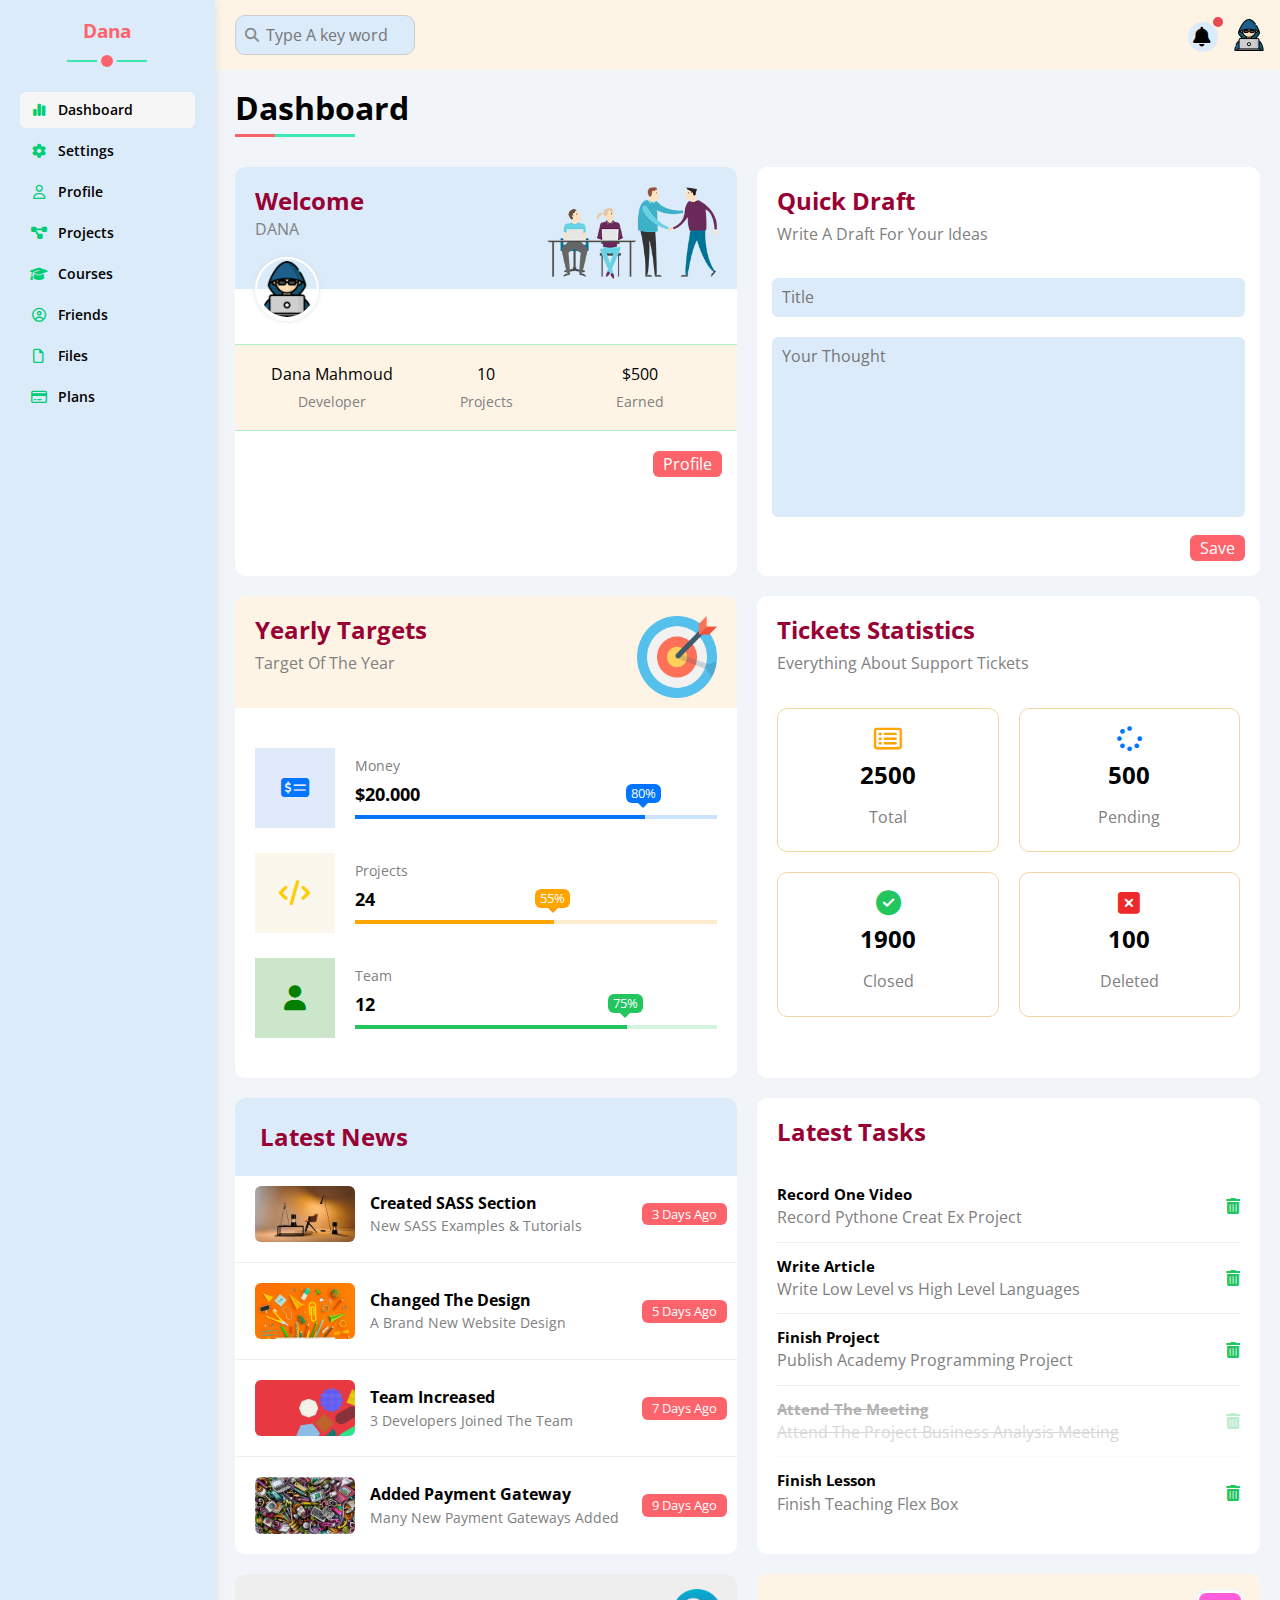
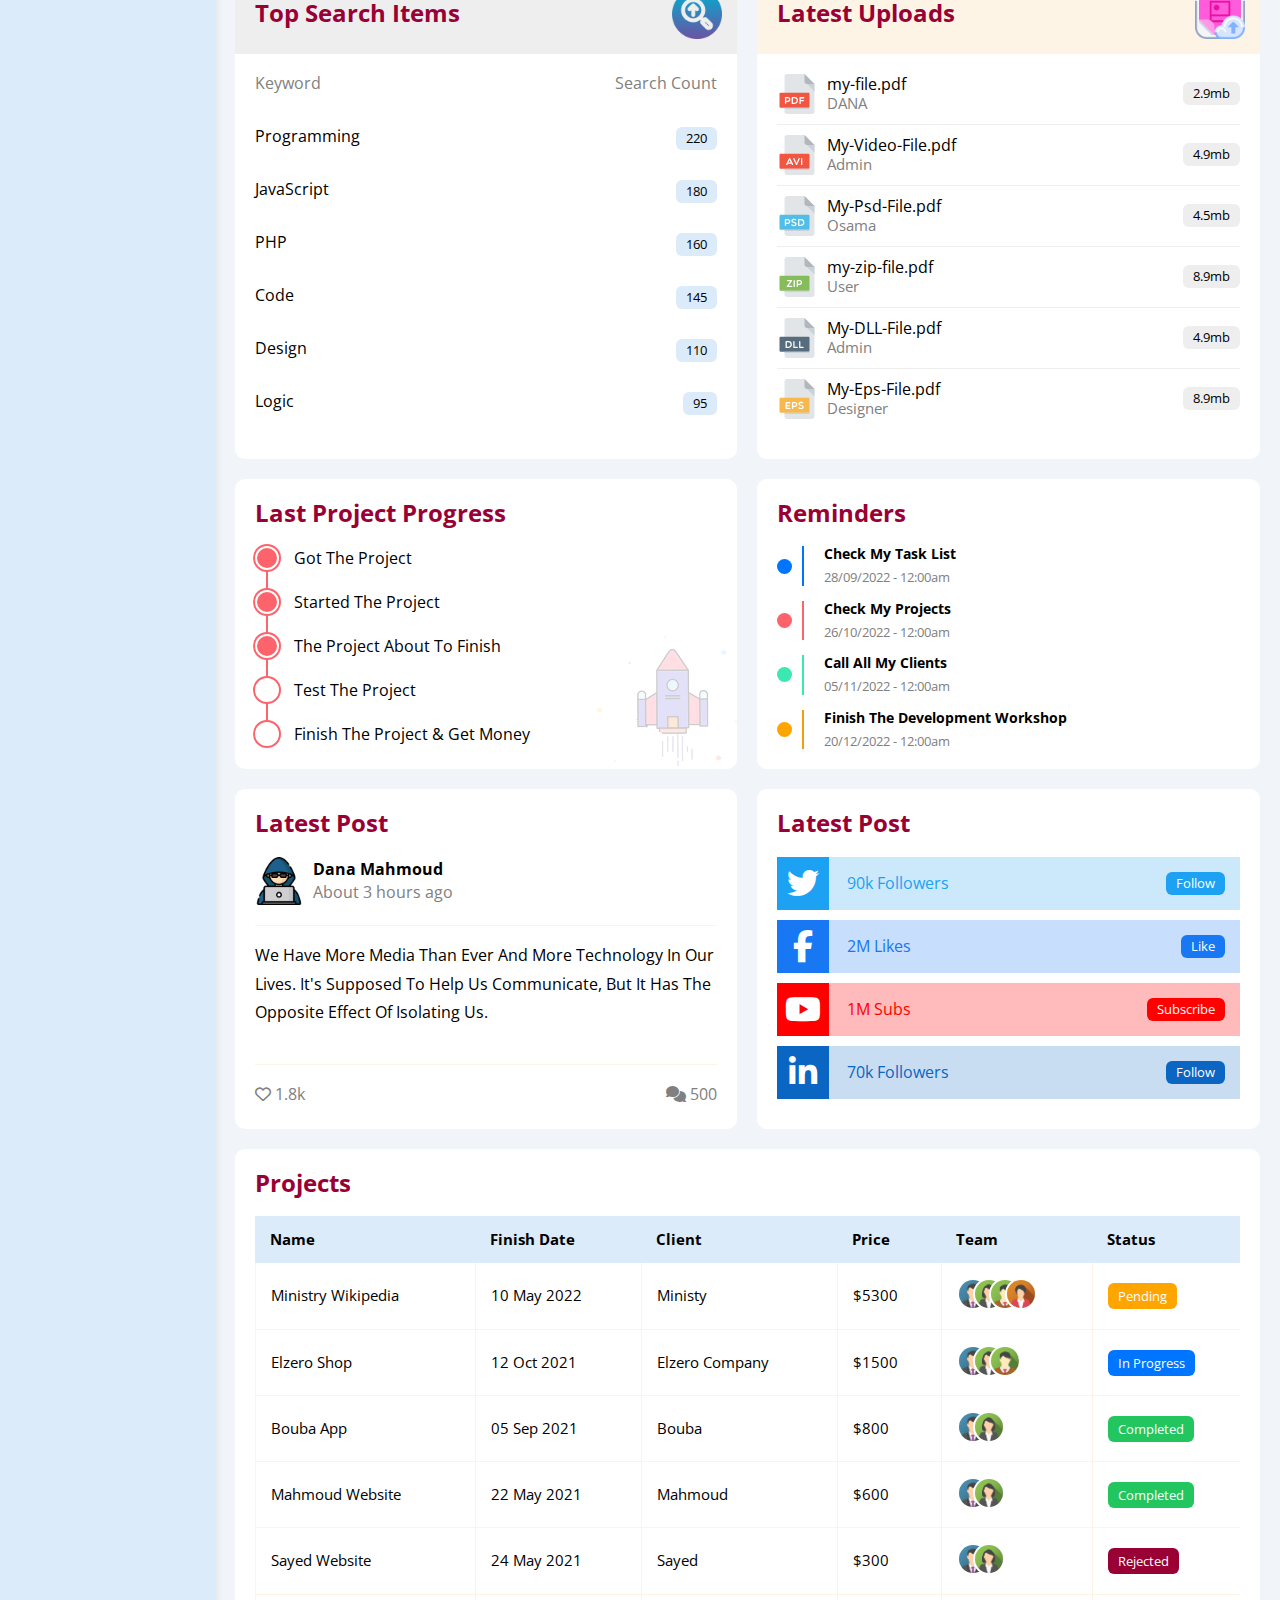
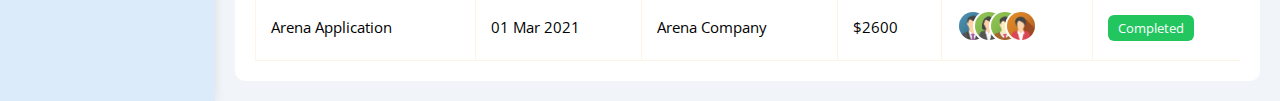
<file: index.html>
<!DOCTYPE html>
<html lang="en">

<head>
    <meta charset="UTF-8">
    <meta http-equiv="X-UA-Compatible" content="IE=edge">
    <meta name="viewport" content="width=device-width, initial-scale=1.0">
    <link rel="stylesheet" href="css/all.min.css">
    <link rel="stylesheet" href="css/normalize.css">
    <link rel="stylesheet" href="css/framework.css">
    <link rel="stylesheet" href="css/master.css">
    <title>Dashboard | Template Four</title>
    <link rel="preconnect" href="https://fonts.googleapis.com">
    <link rel="preconnect" href="https://fonts.gstatic.com" crossorigin>
    <link href="https://fonts.googleapis.com/css2?family=Open+Sans:ital,wght@0,300..800;1,300..800&display=swap"
        rel="stylesheet">
    <link rel="icon" type="image/png" href="images/dashboard.png">
</head>

<body>
    <div class="page d-flex">
        <div class="sidebar bg-white2 p-20 p-relative">
            <h3 class="p-relative txt-c mt-0">Dana</h3>
            <ul>
                <li>
                    <a class="active d-flex align-center fs-14 c-black rad-6 p-10" href="index.html">
                        <!-- fa-fw: fixed width -->
                        <i class="fa-solid fa-chart-simple fa-fw"></i>
                        <span>Dashboard</span>
                    </a>
                </li>
                <li>
                    <a class="d-flex align-center fs-14 c-black rad-6 p-10" href="settings.html">
                        <i class="fa-solid fa-gear fa-fw"></i>
                        <span>Settings</span>
                    </a>
                </li>
                <li>
                    <a class="d-flex align-center fs-14 c-black rad-6 p-10" href="profile.html">
                        <i class="fa-regular fa-user fa-fw"></i>
                        <span>Profile</span>
                    </a>
                </li>
                <li>
                    <a class="d-flex align-center fs-14 c-black rad-6 p-10" href="projects.html">
                        <i class="fa-solid fa-diagram-project fa-fw"></i>
                        <span>Projects</span>
                    </a>
                </li>
                <li>
                    <a class="d-flex align-center fs-14 c-black rad-6 p-10" href="courses.html">
                        <i class="fa-solid fa-graduation-cap fa-fw"></i>
                        <span>Courses</span>
                    </a>
                </li>
                <li>
                    <a class="d-flex align-center fs-14 c-black rad-6 p-10" href="friends.html">
                        <i class="fa-regular fa-circle-user fa-fw"></i>
                        <span>Friends</span>
                    </a>
                </li>
                <li>
                    <a class="d-flex align-center fs-14 c-black rad-6 p-10" href="files.html">
                        <i class="fa-regular fa-file fa-fw"></i>
                        <span>Files</span>
                    </a>
                </li>
                <li>
                    <a class="d-flex align-center fs-14 c-black rad-6 p-10" href="plans.html">
                        <i class="fa-regular fa-credit-card fa-fw"></i>
                        <span>Plans</span>
                    </a>
                </li>
            </ul>
        </div>
        <div class="content w-full">
            <!-- Start Head -->
            <div class="head bg-white p-15 between-flex">
                <div class="search p-relative">
                    <input class="p-10" type="search" placeholder="Type A key word">
                </div>
                <div class="icons d-flex align-center">
                    <span class="notification p-relative">
                        <!-- font awesome large -->
                        <i class="fa-solid fa-bell fa-lg"></i>
                    </span>
                    <img src="images/avatar2.png" alt="">
                </div>
            </div>
            <!-- End Head -->
            <h1 class="p-relative">Dashboard</h1>
            <div class="wrapper d-grid gap-20">
                <!-- Start Welcome Widget -->
                <div class="welcome bg-white rad-10 block-mobile">
                    <div class="intro p-20 space-between bg-white2">
                        <div>
                            <h2 class="m-0 c-red">Welcome</h2>
                            <p class="c-grey mt-5">DANA</p>
                        </div>
                        <img src="images/welcome.png" alt="">
                    </div>
                    <img class="avatar" src="images/avatar2.png" alt="">
                    <div class="body txt-c d-flex p-20 mt-20 mb-20 block-mobile">
                        <div>Dana Mahmoud <span class="d-block c-grey fs-14 mt-10">Developer</span></div>
                        <div>10<span class="d-block c-grey fs-14 mt-10">Projects</span></div>
                        <div>$500 <span class="d-block c-grey fs-14 mt-10">Earned</span></div>
                    </div>
                    <a href="profile.html" class="visit d-block bg-main c-white w-fit btn-shape">Profile</a>
                </div>
                <!-- End Welcome Widget -->
                <!-- Start Quick Draft Widget -->
                <div class="quick-draft bg-white rad-10 block-mobile">
                    <div class="intro p-20 space-between">
                        <div>
                            <h2 class="mt-0 mb-10 c-red">Quick Draft</h2>
                            <p class="c-grey mt-0 mb-0">Write A Draft For Your Ideas</p>
                        </div>
                    </div>
                    <div class="input rad-6">
                        <input class="text" type="text" placeholder="Title">
                        <textarea class="textarea" name="" id="" placeholder="Your Thought"></textarea>
                    </div>
                    <!-- <a href="#" class="save d-block bg-main c-white w-fit btn-shape">Save</a> -->
                    <input class="save d-block bg-main c-white w-fit btn-shape" type="submit" value="Save">
                </div>
                <!-- End Quick Draft Widget -->
                <!-- Start Target Widget -->
                <div class="target bg-white rad-10 block-mobile">
                    <div class="intro p-20 space-between">
                        <div>
                            <h2 class="m-0 c-red">Yearly Targets</h2>
                            <p class="c-grey mt-10">Target Of The Year</p>
                        </div>
                        <img src="images/target2.png" alt="">
                    </div>
                    <div class="numbers txt-c d-flex p-20 mt-20 mb-20 block-mobile">
                        <div class="blue">
                            <i class="fa-solid fa-money-check-dollar fa-lg"></i>
                            <div class="text d-block c-grey fs-14 mt-10">Money
                                <span class="value c-black d-block fs-18 fw-bold">$20.000</span>
                                <div class="progress p-relative">
                                    <span class="bg-blue blue" style="width: 80%">
                                        <span class="bg-blue">80%</span>
                                    </span>
                                </div>
                            </div>
                        </div>
                        <div class="orange">
                            <i class="fa-solid fa-code fa-lg"></i>
                            <div class="text d-block c-grey fs-14 mt-10">Projects
                                <span class="value c-black d-block fs-18 fw-bold">24</span>
                                <div class="progress p-relative">
                                    <span class="bg-orange orange" style="width: 55%">
                                        <span class="bg-orange">55%</span>
                                    </span>
                                </div>
                            </div>

                        </div>
                        <div class="green">
                            <i class="fa-solid fa-user fa-lg"></i>
                            <div class="text d-block c-grey fs-14 mt-10">Team
                                <span class="value c-black d-block fs-18 fw-bold">12</span>
                                <div class="progress p-relative">
                                    <span class="bg-green green" style="width: 75%">
                                        <span class="bg-green">75%</span>
                                    </span>
                                </div>
                            </div>

                        </div>
                    </div>
                </div>
                <!-- End Target Widget -->
                <!-- Start Stats -->
                <div class="stats bg-white rad-10 block-mobile">
                    <div class="intro p-20 space-between">
                        <div>
                            <h2 class="m-0 c-red">Tickets Statistics</h2>
                            <p class="c-grey mt-10">Everything About Support Tickets</p>
                        </div>
                    </div>
                    <div class="tickets">
                        <div class="ticket total">
                            <i class="fa-regular fa-rectangle-list fa-lg mt-10 c-orange"></i>
                            <h2 class="mt-10">2500</h2>
                            <p class="c-grey .fs-12 mt-10 mb-5">Total</p>
                        </div>
                        <div class="ticket pending">
                            <i class="fa-solid fa-spinner fa-lg mt-10 c-blue"></i>
                            <h2 class="mt-10">500</h2>
                            <p class="c-grey .fs-12 mt-10 mb-5">Pending</p>
                        </div>
                        <div class="ticket closed">
                            <i class="fa-solid fa-circle-check fa-lg mt-10 c-green"></i>
                            <h2 class="mt-10">1900</h2>
                            <p class="c-grey .fs-12 mt-10 mb-5">Closed</p>
                        </div>
                        <div class="ticket deleted">
                            <i class="fa-solid fa-square-xmark fa-lg mt-10 c-red-l"></i>
                            <h2 class="mt-10">100</h2>
                            <p class="c-grey .fs-12 mt-10 mb-5">Deleted</p>
                        </div>
                    </div>
                </div>
                <!-- End Stats -->
                <!-- Start Latest News -->
                <div class="latest-new bg-white rad-10 txt-c-mobile ">
                    <div class="intro p-5 bg-white2">
                        <h2 class="mt-20 mb-20 c-red">Latest News</h2>
                    </div>
                    <div class="news-row d-flex align-center">
                        <img src="images/news-01.png" alt="">
                        <div class="info">
                            <h3>Created SASS Section</h3>
                            <p class="m-0 fs-14 c-grey">New SASS Examples & Tutorials</p>
                        </div>
                        <div class="btn-shape fs-13 bg-main label c-white">3 Days Ago</div>
                    </div>
                    <div class="news-row d-flex align-center">
                        <img src="images/news-02.png" alt="">
                        <div class="info">
                            <h3>Changed The Design</h3>
                            <p class="m-0 fs-14 c-grey">A Brand New Website Design</p>
                        </div>
                        <div class="btn-shape fs-13 bg-main label c-white">5 Days Ago</div>
                    </div>
                    <div class="news-row d-flex align-center">
                        <img src="images/news-03.png" alt="">
                        <div class="info">
                            <h3>Team Increased</h3>
                            <p class="m-0 fs-14 c-grey">3 Developers Joined The Team</p>
                        </div>
                        <div class="btn-shape fs-13 bg-main label c-white">7 Days Ago</div>
                    </div>
                    <div class="news-row d-flex align-center">
                        <img src="images/news-04.png" alt="">
                        <div class="info">
                            <h3>Added Payment Gateway</h3>
                            <p class="m-0 fs-14 c-grey">Many New Payment Gateways Added</p>
                        </div>
                        <div class="btn-shape fs-13 bg-main label c-white">9 Days Ago</div>
                    </div>
                </div>
                <!-- End Latest News -->
                <!-- Start Tasks -->
                <div class="tasks p-20 bg-white rad-10 ">
                    <h2 class="mt-0 c-red mb-20">Latest Tasks</h2>
                    <div class="task-row d-flex align-center between-flex">
                        <div class="info">
                            <h3 class="mt-0 mb-5 fs-15">Record One Video</h3>
                            <p class="m-0 c-grey">Record Pythone Creat Ex Project</p>
                        </div>
                        <i class="fa-solid fa-trash-can delete "></i>
                    </div>
                    <div class="task-row d-flex align-center between-flex">
                        <div class="info">
                            <h3 class="mt-0 mb-5 fs-15">Write Article</h3>
                            <p class="m-0 c-grey">Write Low Level vs High Level Languages</p>
                        </div>
                        <i class="fa-solid fa-trash-can delete "></i>
                    </div>
                    <div class="task-row d-flex align-center between-flex">
                        <div class="info">
                            <h3 class="mt-0 mb-5 fs-15">Finish Project</h3>
                            <p class="m-0 c-grey">Publish Academy Programming Project</p>
                        </div>
                        <i class="fa-solid fa-trash-can delete "></i>
                    </div>
                    <div class="task-row d-flex align-center between-flex done">
                        <div class="info">
                            <h3 class="mt-0 mb-5 fs-15">Attend The Meeting</h3>
                            <p class="m-0 c-grey">Attend The Project Business Analysis Meeting
                            </p>
                        </div>
                        <i class="fa-solid fa-trash-can delete "></i>
                    </div>
                    <div class="task-row d-flex align-center between-flex">
                        <div class="info">
                            <h3 class="mt-0 mb-5 fs-15">Finish Lesson</h3>
                            <p class="m-0 c-grey">Finish Teaching Flex Box</p>
                        </div>
                        <i class="fa-solid fa-trash-can delete "></i>
                    </div>
                </div>
                <!-- End Tasks -->
                <!-- Start top search -->
                <div class="search-items bg-white rad-10">
                    <div class="intro p-5 d-flex space-between">
                        <h2 class="mt-20 mb-20 c-red">Top Search Items</h2>
                        <img src="images/top search2.png" alt="">
                    </div>
                    <div class="items-head d-flex space-between c-grey mb-0 p-20">
                        <div>Keyword</div>
                        <div>Search Count</div>
                    </div>
                    <div class="items d-flex space-between pt-15 pb-15 pl-20 pr-20">
                        <span>Programming</span>
                        <span class="btn-shape fs-13 bg-white2">220</span>
                    </div>
                    <div class="items d-flex space-between pt-15 pb-15 pl-20 pr-20">
                        <span>JavaScript</span>
                        <span class="btn-shape fs-13 bg-white2">180</span>
                    </div>
                    <div class="items d-flex space-between pt-15 pb-15 pl-20 pr-20">
                        <span>PHP</span>
                        <span class="btn-shape fs-13 bg-white2">160</span>
                    </div>
                    <div class="items d-flex space-between pt-15 pb-15 pl-20 pr-20">
                        <span>Code</span>
                        <span class="btn-shape fs-13 bg-white2">145</span>
                    </div>
                    <div class="items d-flex space-between pt-15 pb-15 pl-20 pr-20">
                        <span>Design</span>
                        <span class="btn-shape fs-13 bg-white2">110</span>
                    </div>
                    <div class="items d-flex space-between pt-15 pb-15 pl-20 pr-20">
                        <span>Logic</span>
                        <span class="btn-shape fs-13 bg-white2">95</span>
                    </div>
                </div>
                <!-- End top search -->
                <!-- Start Latest Uploads -->
                <div class="latest-upload bg-white rad-10 ">
                    <div class="intro p-5 d-flex space-between">
                        <h2 class="mt-20 mb-20 c-red">Latest Uploads</h2>
                        <img src="images/latest upload.png" alt="">
                    </div>
                    <ul class="m-0 p-20">
                        <li class="between-flex pb-10 mb-10">
                            <div class="d-flex align-center">
                                <img class="mr-10" src="images/pdf.svg" alt="">
                                <div>
                                    <span class="d-block">my-file.pdf</span>
                                    <span class="fs-15 c-grey">DANA</span>
                                </div>
                            </div>
                            <div class="btn-shape bg-eee fs-13">2.9mb</div>
                        </li>
                        <li class="between-flex pb-10 mb-10">
                            <div class="d-flex align-center">
                                <img class="mr-10" src="images/avi.svg" alt="">
                                <div>
                                    <span class="d-block">My-Video-File.pdf</span>
                                    <span class="fs-15 c-grey">Admin</span>
                                </div>
                            </div>
                            <div class="btn-shape bg-eee fs-13">4.9mb</div>
                        </li>
                        <li class="between-flex pb-10 mb-10">
                            <div class="d-flex align-center">
                                <img class="mr-10" src="images/psd.svg" alt="">
                                <div>
                                    <span class="d-block">My-Psd-File.pdf</span>
                                    <span class="fs-15 c-grey">Osama</span>
                                </div>
                            </div>
                            <div class="btn-shape bg-eee fs-13">4.5mb</div>
                        </li>
                        <li class="between-flex pb-10 mb-10">
                            <div class="d-flex align-center">
                                <img class="mr-10" src="images/zip.svg" alt="">
                                <div>
                                    <span class="d-block">my-zip-file.pdf</span>
                                    <span class="fs-15 c-grey">User</span>
                                </div>
                            </div>
                            <div class="btn-shape bg-eee fs-13">8.9mb</div>
                        </li>
                        <li class="between-flex pb-10 mb-10">
                            <div class="d-flex align-center">
                                <img class="mr-10" src="images/dll.svg" alt="">
                                <div>
                                    <span class="d-block">My-DLL-File.pdf</span>
                                    <span class="fs-15 c-grey">Admin</span>
                                </div>
                            </div>
                            <div class="btn-shape bg-eee fs-13">4.9mb</div>
                        </li>
                        <li class="between-flex pb-10 mb-10">
                            <div class="d-flex align-center">
                                <img class="mr-10" src="images/eps.svg" alt="">
                                <div>
                                    <span class="d-block">My-Eps-File.pdf</span>
                                    <span class="fs-15 c-grey">Designer</span>
                                </div>
                            </div>
                            <div class="btn-shape bg-eee fs-13">8.9mb</div>
                        </li>
                    </ul>
                </div>
                <!-- End Latest Uploads -->
                <!-- Start Last Project -->
                <div class="last-project p-20 bg-white rad-10 p-relative ">
                    <h2 class="mt-0 mb-20 c-red">Last Project Progress</h2>
                    <ul class="m-0 p-relative">
                        <li class="mt-25 d-flex align-center done">Got The Project</li>
                        <li class="mt-25 d-flex align-center done">Started The Project</li>
                        <li class="mt-25 d-flex align-center done">The Project About To Finish</li>
                        <li class="mt-25 d-flex align-center current">Test The Project</li>
                        <li class="mt-25 d-flex align-center">Finish The Project & Get Money</li>
                    </ul>
                    <img class="launch-icon hide-in-mobile" src="images/project.png" alt="">
                </div>
                <!-- End Last Project -->
                <!-- Start Reminders -->
                <div class="reminders p-20 bg-white rad-10 p-relative">
                    <h2 class="mt-0 mb-25 c-red">Reminders</h2>
                    <ul class="m-0">
                        <li class="d-flex align-center mt-15">
                            <span class="key bg-blue mr-15 d-block rad-half"></span>
                            <div class="pl-15 blue ">
                                <p class="fs-14 fw-bold mt-0 mb-5">Check My Task List</p>
                                <span class="fs-13 c-grey">28/09/2022 - 12:00am</span>
                            </div>
                        </li>
                        <li class="d-flex align-center mt-15">
                            <span class="key bg-main mr-15 d-block rad-half"></span>
                            <div class="pl-15 main ">
                                <p class="fs-14 fw-bold mt-0 mb-5">Check My Projects</p>
                                <span class="fs-13 c-grey">26/10/2022 - 12:00am</span>
                            </div>
                        </li>
                        <li class="d-flex align-center mt-15">
                            <span class="key bg-sub mr-15 d-block rad-half"></span>
                            <div class="pl-15 sub ">
                                <p class="fs-14 fw-bold mt-0 mb-5">Call All My Clients</p>
                                <span class="fs-13 c-grey">05/11/2022 - 12:00am</span>
                            </div>
                        </li>
                        <li class="d-flex align-center mt-15">
                            <span class="key bg-orange mr-15 d-block rad-half"></span>
                            <div class="pl-15 orange ">
                                <p class="fs-14 fw-bold mt-0 mb-5">Finish The Development Workshop</p>
                                <span class="fs-13 c-grey">20/12/2022 - 12:00am</span>
                            </div>
                        </li>
                    </ul>
                </div>
                <!-- End Reminders -->
                <!-- Start Latest Post Widget -->
                <div class="latest-post p-20 bg-white rad-10 p-relative">
                    <h2 class="mt-0 mb-25 c-red">Latest Post</h2>
                    <div class="top d-flex align-center">
                        <img class="avatar mr-15" src="images/avatar2.png" alt="">
                        <div class="info">
                            <span class="d-block mb-5 fw-bold">Dana Mahmoud</span>
                            <span class="c-grey">About 3 hours ago</span>
                        </div>
                    </div>
                    <div class="post-content txt-c-mobile pt-20 pb-20 mt-20 mb-20">
                        We have more media than ever and more technology in our lives. It's supposed to help us
                        communicate, but it has the opposite effect of isolating us.
                    </div>
                    <div class="post-stats between-flex c-grey">
                        <div>
                            <i class="fa-regular fa-heart"></i>
                            <span>1.8k</span>
                        </div>
                        <div>
                            <i class="fa-solid fa-comments"></i>
                            <span>500</span>
                        </div>
                    </div>
                </div>
                <!-- End Latest Post Widget -->
                <!-- Start Social Media -->
                <div class="social-media p-20 bg-white rad-10 p-relative">
                    <h2 class="mt-0 mb-25 c-red">Latest Post</h2>
                    <div class="box twitter p-15 p-relative mb-10 between-flex">
                        <i class="fa-brands fa-twitter fa-2x c-white h-full center-flex"></i>
                        <span>90k Followers</span>
                        <a class="fs-13 c-white btn-shape" href="#">Follow</a>
                    </div>
                    <div class="box facebook p-15 p-relative mb-10 between-flex">
                        <i class="fa-brands fa-facebook-f fa-2x c-white h-full center-flex"></i>
                        <span>2M Likes</span>
                        <a class="fs-13 c-white btn-shape" href="#">Like</a>
                    </div>
                    <div class="box youtube p-15 p-relative mb-10 between-flex">
                        <i class="fa-brands fa-youtube fa-2x c-white h-full center-flex"></i>
                        <span>1M Subs</span>
                        <a class="fs-13 c-white btn-shape" href="#">Subscribe</a>
                    </div>
                    <div class="box linkedin p-15 p-relative mb-10 between-flex">
                        <i class="fa-brands fa-linkedin-in fa-2x c-white h-full center-flex"></i>
                        <span>70k Followers</span>
                        <a class="fs-13 c-white btn-shape" href="#">Follow</a>
                    </div>
                </div>
                <!-- End Social Media -->
            </div>
            <!-- Start Projects Table -->
            <div class="projects p-20 p-20 bg-white rad-10 m-20">
                <h2 class="mt-0 mb-25 c-red">Projects</h2>
                <div class="responsive-table">
                    <table class="fs-15 w-full">
                        <thead>
                            <tr>
                                <td>Name</td>
                                <td>Finish Date</td>
                                <td>Client</td>
                                <td>Price</td>
                                <td>Team</td>
                                <td>Status</td>
                            </tr>
                        </thead>
                        <tbody>
                            <tr>
                                <td>Ministry Wikipedia</td>
                                <td>10 May 2022</td>
                                <td>Ministy</td>
                                <td>$5300</td>
                                <td>
                                    <img decoding="async" src="images/team-01.png" alt="">
                                    <img decoding="async" src="images/team-02.png" alt="">
                                    <img decoding="async" src="images/team-03.png" alt="">
                                    <img decoding="async" src="images/team-04.png" alt="">
                                </td>
                                <td><span class="label btn-shape bg-orange c-white">Pending</span></td>
                            </tr>
                            <tr>
                                <td>Elzero Shop</td>
                                <td>12 Oct 2021</td>
                                <td>Elzero Company</td>
                                <td>$1500</td>
                                <td>
                                    <img decoding="async" src="images/team-01.png" alt="" />
                                    <img decoding="async" src="images/team-02.png" alt="" />
                                    <img decoding="async" src="images/team-03.png" alt="" />
                                </td>
                                <td><span class="label btn-shape bg-blue c-white">In Progress</span></td>
                            </tr>
                            <tr>
                                <td>Bouba App</td>
                                <td>05 Sep 2021</td>
                                <td>Bouba</td>
                                <td>$800</td>
                                <td>
                                    <img decoding="async" src="images/team-01.png" alt="" />
                                    <img decoding="async" src="images/team-02.png" alt="" />
                                </td>
                                <td><span class="label btn-shape bg-green c-white">Completed</span></td>
                            </tr>
                            <tr>
                                <td>Mahmoud Website</td>
                                <td>22 May 2021</td>
                                <td>Mahmoud</td>
                                <td>$600</td>
                                <td>
                                    <img decoding="async" src="images/team-01.png" alt="" />
                                    <img decoding="async" src="images/team-02.png" alt="" />
                                </td>
                                <td><span class="label btn-shape bg-green c-white">Completed</span></td>
                            </tr>
                            <tr>
                                <td>Sayed Website</td>
                                <td>24 May 2021</td>
                                <td>Sayed</td>
                                <td>$300</td>
                                <td>
                                    <img decoding="async" src="images/team-01.png" alt="" />
                                    <img decoding="async" src="images/team-02.png" alt="" />
                                </td>
                                <td><span class="label btn-shape bg-red c-white">Rejected</span></td>
                            </tr>
                            <tr>
                                <td>Arena Application</td>
                                <td>01 Mar 2021</td>
                                <td>Arena Company</td>
                                <td>$2600</td>
                                <td>
                                    <img decoding="async" src="images/team-01.png" alt="" />
                                    <img decoding="async" src="images/team-02.png" alt="" />
                                    <img decoding="async" src="images/team-03.png" alt="" />
                                    <img decoding="async" src="images/team-04.png" alt="" />
                                </td>
                                <td><span class="label btn-shape bg-green c-white">Completed</span></td>
                            </tr>
                        </tbody>
                    </table>
                </div>
            </div>
            <!-- End Projects Table -->
        </div>
    </div>
</body>

</html>
</file>
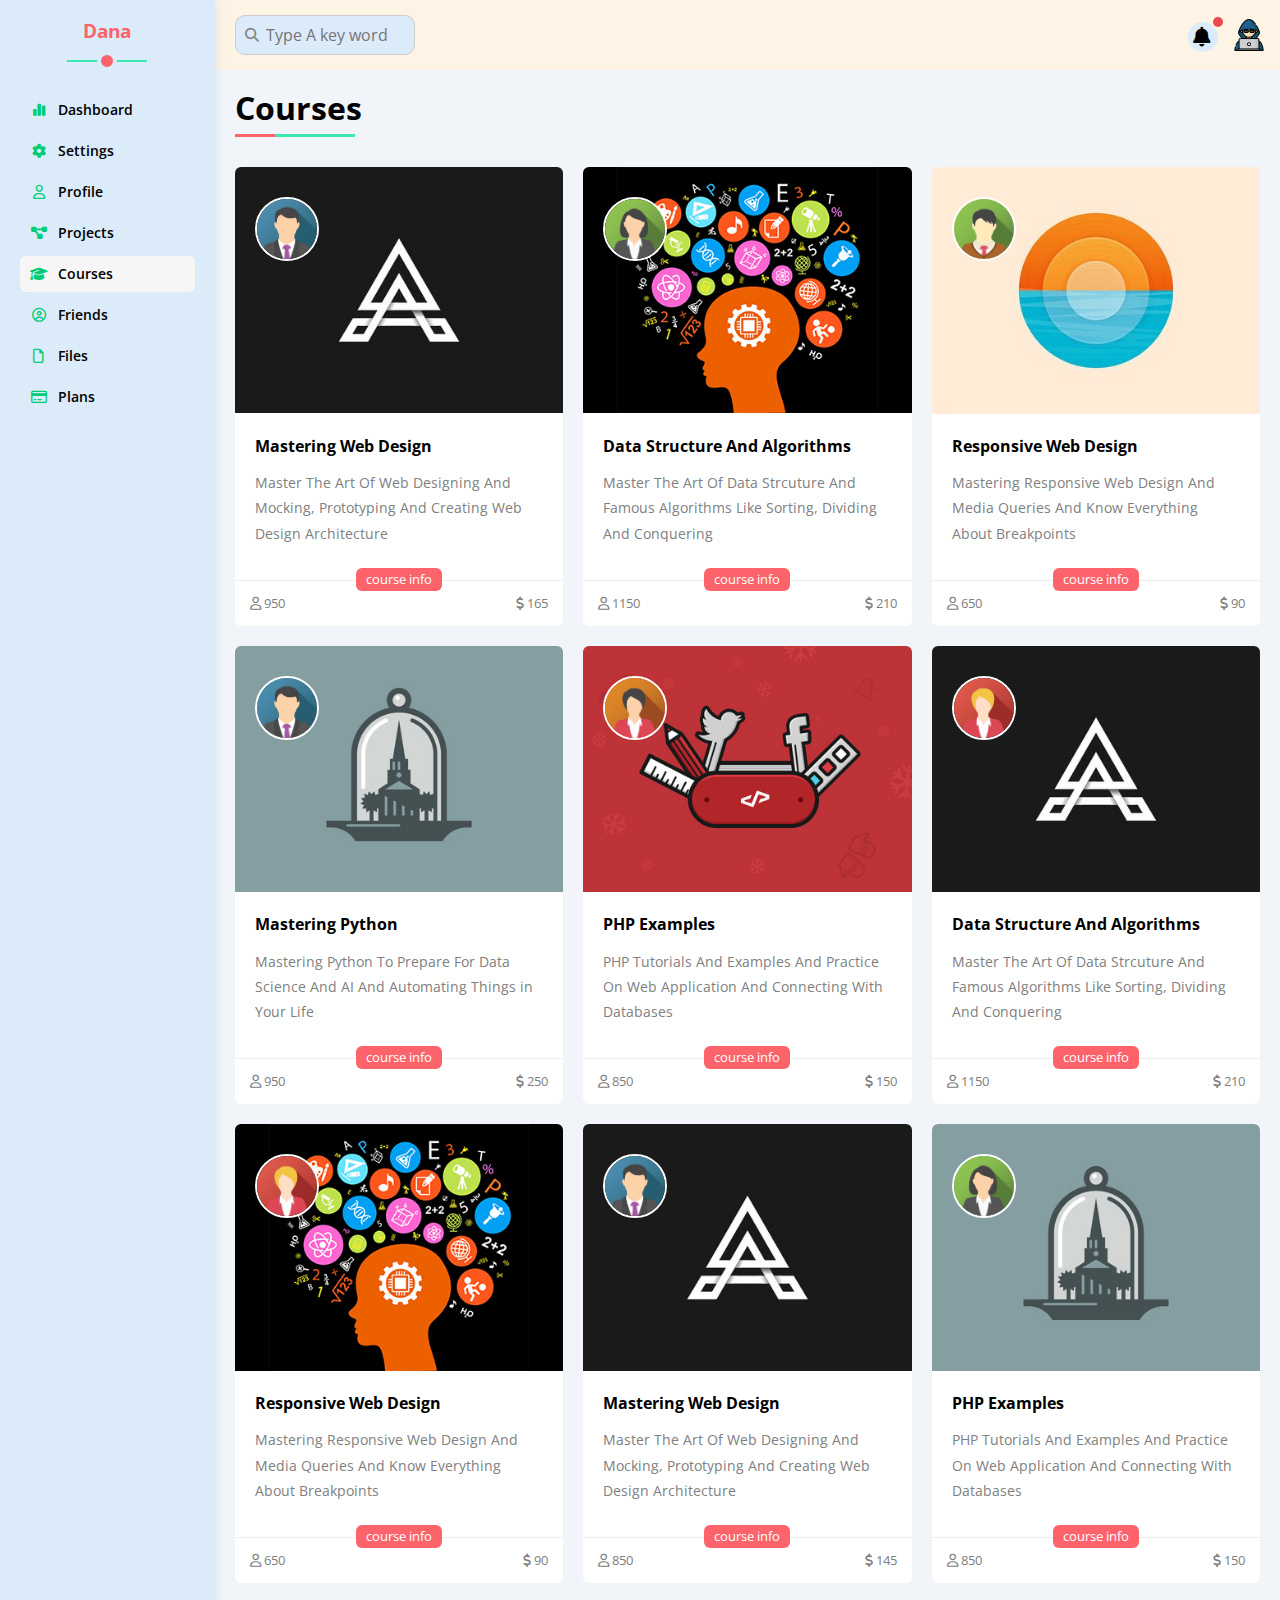
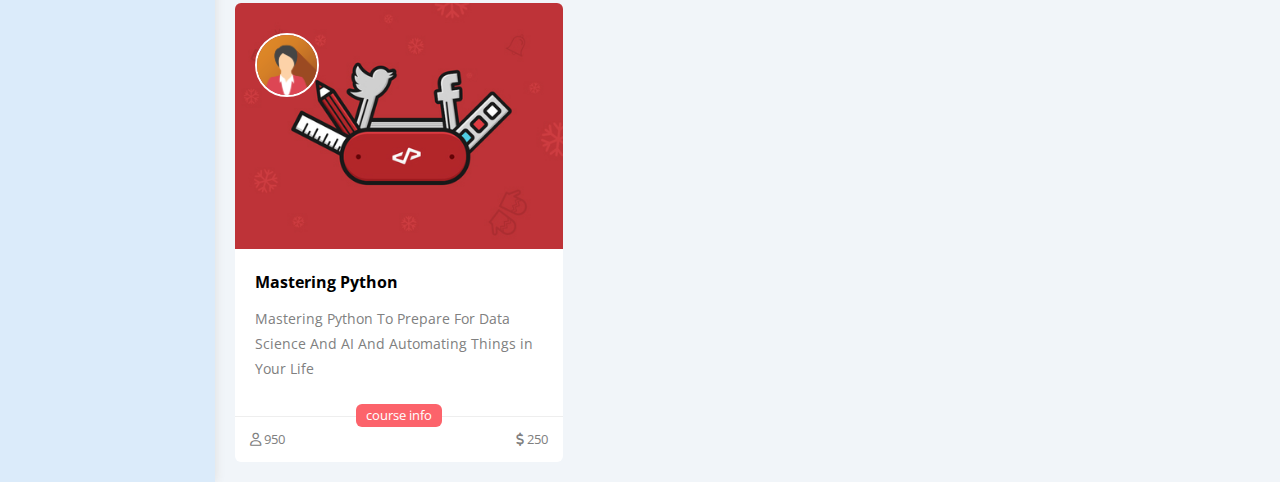
<file: courses.html>
<!DOCTYPE html>
<html lang="en">

<head>
    <meta charset="UTF-8">
    <meta http-equiv="X-UA-Compatible" content="IE=edge">
    <meta name="viewport" content="width=device-width, initial-scale=1.0">
    <link rel="stylesheet" href="css/all.min.css">
    <link rel="stylesheet" href="css/normalize.css">
    <link rel="stylesheet" href="css/framework.css">
    <link rel="stylesheet" href="css/master.css">
    <title>Settings</title>
    <link rel="preconnect" href="https://fonts.googleapis.com">
    <link rel="preconnect" href="https://fonts.gstatic.com" crossorigin>
    <link href="https://fonts.googleapis.com/css2?family=Open+Sans:ital,wght@0,300..800;1,300..800&display=swap"
        rel="stylesheet">
    <link rel="icon" type="image/png" href="images/dashboard.png">
</head>

<body>
    <div class="page d-flex">
        <div class="sidebar bg-white2 p-20 p-relative">
            <h3 class="p-relative txt-c mt-0">Dana</h3>
            <ul>
                <li>
                    <a class="d-flex align-center fs-14 c-black rad-6 p-10" href="index.html">
                        <!-- fa-fw: fixed width -->
                        <i class="fa-solid fa-chart-simple fa-fw"></i>
                        <span>Dashboard</span>
                    </a>
                </li>
                <li>
                    <a class="d-flex align-center fs-14 c-black rad-6 p-10" href="settings.html">
                        <i class="fa-solid fa-gear fa-fw"></i>
                        <span>Settings</span>
                    </a>
                </li>
                <li>
                    <a class=" d-flex align-center fs-14 c-black rad-6 p-10" href="profile.html">
                        <i class="fa-regular fa-user fa-fw"></i>
                        <span>Profile</span>
                    </a>
                </li>
                <li>
                    <a class="d-flex align-center fs-14 c-black rad-6 p-10" href="projects.html">
                        <i class="fa-solid fa-diagram-project fa-fw"></i>
                        <span>Projects</span>
                    </a>
                </li>
                <li>
                    <a class="active d-flex align-center fs-14 c-black rad-6 p-10" href="courses.html">
                        <i class="fa-solid fa-graduation-cap fa-fw"></i>
                        <span>Courses</span>
                    </a>
                </li>
                <li>
                    <a class="d-flex align-center fs-14 c-black rad-6 p-10" href="friends.html">
                        <i class="fa-regular fa-circle-user fa-fw"></i>
                        <span>Friends</span>
                    </a>
                </li>
                <li>
                    <a class="d-flex align-center fs-14 c-black rad-6 p-10" href="files.html">
                        <i class="fa-regular fa-file fa-fw"></i>
                        <span>Files</span>
                    </a>
                </li>
                <li>
                    <a class="d-flex align-center fs-14 c-black rad-6 p-10" href="plans.html">
                        <i class="fa-regular fa-credit-card fa-fw"></i>
                        <span>Plans</span>
                    </a>
                </li>
            </ul>
        </div>
        <div class="content w-full">
            <!-- Start Head -->
            <div class="head bg-white p-15 between-flex">
                <div class="search p-relative">
                    <input class="p-10" type="search" placeholder="Type A key word">
                </div>
                <div class="icons d-flex align-center">
                    <span class="notification p-relative">
                        <!-- font awesome large -->
                        <i class="fa-solid fa-bell fa-lg"></i>
                    </span>
                    <img src="images/avatar2.png" alt="">
                </div>
            </div>
            <!-- End Head -->
            <h1 class="p-relative">Courses</h1>
            <div class="courses-page d-grid m-20 gap-20">
                <div class="course bg-white rad-6 p-relative">
                    <img class="cover" src="images/course-01.jpg" alt="">
                    <img class="instructor" src="images/team-01.png" alt="">
                    <div class="p-20">
                        <h4 class="m-0">Mastering Web Design</h4>
                        <p class="description c-grey mt-15 fs-14">Master The Art Of Web Designing And Mocking, Prototyping And Creating Web Design Architecture</p>
                    </div>
                    <div class="info p-15 p-relative between-flex">
                        <span class="title btn-shape bg-main c-white">course info</span>
                        <span class="c-grey">
                            <i class="fa-regular fa-user"></i>
                            950
                        </span>
                        <span class="c-grey">
                            <i class="fa-solid fa-dollar-sign"></i>
                            165
                        </span>
                    </div>
                </div>
                <div class="course bg-white rad-6 p-relative">
                    <img class="cover" src="images/course-02.jpg" alt="">
                    <img class="instructor" src="images/team-02.png" alt="">
                    <div class="p-20">
                        <h4 class="m-0">Data Structure And Algorithms</h4>
                        <p class="description c-grey mt-15 fs-14">Master The Art Of Data Strcuture And Famous Algorithms Like Sorting, Dividing And Conquering</p>
                    </div>
                    <div class="info p-15 p-relative between-flex">
                        <span class="title btn-shape bg-main c-white">course info</span>
                        <span class="c-grey">
                            <i class="fa-regular fa-user"></i>
                            1150
                        </span>
                        <span class="c-grey">
                            <i class="fa-solid fa-dollar-sign"></i>
                            210
                        </span>
                    </div>
                </div>
                <div class="course bg-white rad-6 p-relative">
                    <img class="cover" src="images/course-03.jpg" alt="">
                    <img class="instructor" src="images/team-03.png" alt="">
                    <div class="p-20">
                        <h4 class="m-0">Responsive Web Design</h4>
                        <p class="description c-grey mt-15 fs-14">Mastering Responsive Web Design And Media Queries And Know Everything About Breakpoints</p>
                    </div>
                    <div class="info p-15 p-relative between-flex">
                        <span class="title btn-shape bg-main c-white">course info</span>
                        <span class="c-grey">
                            <i class="fa-regular fa-user"></i>
                            650
                        </span>
                        <span class="c-grey">
                            <i class="fa-solid fa-dollar-sign"></i>
                            90
                        </span>
                    </div>
                </div>
                <div class="course bg-white rad-6 p-relative">
                    <img class="cover" src="images/course-04.jpg" alt="">
                    <img class="instructor" src="images/team-01.png" alt="">
                    <div class="p-20">
                        <h4 class="m-0">Mastering Python</h4>
                        <p class="description c-grey mt-15 fs-14">Mastering Python To Prepare For Data Science And AI And Automating Things in Your Life</p>
                    </div>
                    <div class="info p-15 p-relative between-flex">
                        <span class="title btn-shape bg-main c-white">course info</span>
                        <span class="c-grey">
                            <i class="fa-regular fa-user"></i>
                            950
                        </span>
                        <span class="c-grey">
                            <i class="fa-solid fa-dollar-sign"></i>
                            250
                        </span>
                    </div>
                </div>
                <div class="course bg-white rad-6 p-relative">
                    <img class="cover" src="images/course-05.jpg" alt="">
                    <img class="instructor" src="images/team-04.png" alt="">
                    <div class="p-20">
                        <h4 class="m-0">PHP Examples</h4>
                        <p class="description c-grey mt-15 fs-14">PHP Tutorials And Examples And Practice On Web Application And Connecting With Databases</p>
                    </div>
                    <div class="info p-15 p-relative between-flex">
                        <span class="title btn-shape bg-main c-white">course info</span>
                        <span class="c-grey">
                            <i class="fa-regular fa-user"></i>
                            850
                        </span>
                        <span class="c-grey">
                            <i class="fa-solid fa-dollar-sign"></i>
                            150
                        </span>
                    </div>
                </div>
                <div class="course bg-white rad-6 p-relative">
                    <img class="cover" src="images/course-01.jpg" alt="">
                    <img class="instructor" src="images/team-05.png" alt="">
                    <div class="p-20">
                        <h4 class="m-0">Data Structure And Algorithms</h4>
                        <p class="description c-grey mt-15 fs-14">Master The Art Of Data Strcuture And Famous Algorithms Like Sorting, Dividing And Conquering</p>
                    </div>
                    <div class="info p-15 p-relative between-flex">
                        <span class="title btn-shape bg-main c-white">course info</span>
                        <span class="c-grey">
                            <i class="fa-regular fa-user"></i>
                            1150
                        </span>
                        <span class="c-grey">
                            <i class="fa-solid fa-dollar-sign"></i>
                            210
                        </span>
                    </div>
                </div>
                <div class="course bg-white rad-6 p-relative">
                    <img class="cover" src="images/course-02.jpg" alt="">
                    <img class="instructor" src="images/team-05.png" alt="">
                    <div class="p-20">
                        <h4 class="m-0">Responsive Web Design</h4>
                        <p class="description c-grey mt-15 fs-14">Mastering Responsive Web Design And Media Queries And Know Everything About Breakpoints</p>
                    </div>
                    <div class="info p-15 p-relative between-flex">
                        <span class="title btn-shape bg-main c-white">course info</span>
                        <span class="c-grey">
                            <i class="fa-regular fa-user"></i>
                            650
                        </span>
                        <span class="c-grey">
                            <i class="fa-solid fa-dollar-sign"></i>
                            90
                        </span>
                    </div>
                </div>
                <div class="course bg-white rad-6 p-relative">
                    <img class="cover" src="images/course-01.jpg" alt="">
                    <img class="instructor" src="images/team-01.png" alt="">
                    <div class="p-20">
                        <h4 class="m-0">Mastering Web Design</h4>
                        <p class="description c-grey mt-15 fs-14">Master The Art Of Web Designing And Mocking, Prototyping And Creating Web Design Architecture</p>
                    </div>
                    <div class="info p-15 p-relative between-flex">
                        <span class="title btn-shape bg-main c-white">course info</span>
                        <span class="c-grey">
                            <i class="fa-regular fa-user"></i>
                            850
                        </span>
                        <span class="c-grey">
                            <i class="fa-solid fa-dollar-sign"></i>
                            145
                        </span>
                    </div>
                </div>
                <div class="course bg-white rad-6 p-relative">
                    <img class="cover" src="images/course-04.jpg" alt="">
                    <img class="instructor" src="images/team-02.png" alt="">
                    <div class="p-20">
                        <h4 class="m-0">PHP Examples</h4>
                        <p class="description c-grey mt-15 fs-14">PHP Tutorials And Examples And Practice On Web Application And Connecting With Databases</p>
                    </div>
                    <div class="info p-15 p-relative between-flex">
                        <span class="title btn-shape bg-main c-white">course info</span>
                        <span class="c-grey">
                            <i class="fa-regular fa-user"></i>
                            850
                        </span>
                        <span class="c-grey">
                            <i class="fa-solid fa-dollar-sign"></i>
                            150
                        </span>
                    </div>
                </div>
                <div class="course bg-white rad-6 p-relative">
                    <img class="cover" src="images/course-05.jpg" alt="">
                    <img class="instructor" src="images/team-04.png" alt="">
                    <div class="p-20">
                        <h4 class="m-0">Mastering Python</h4>
                        <p class="description c-grey mt-15 fs-14">Mastering Python To Prepare For Data Science And AI And Automating Things in Your Life</p>
                    </div>
                    <div class="info p-15 p-relative between-flex">
                        <span class="title btn-shape bg-main c-white">course info</span>
                        <span class="c-grey">
                            <i class="fa-regular fa-user"></i>
                            950
                        </span>
                        <span class="c-grey">
                            <i class="fa-solid fa-dollar-sign"></i>
                            250
                        </span>
                    </div>
                </div>
            </div>
        </div>
    </div>
</body>

</html>
</file>
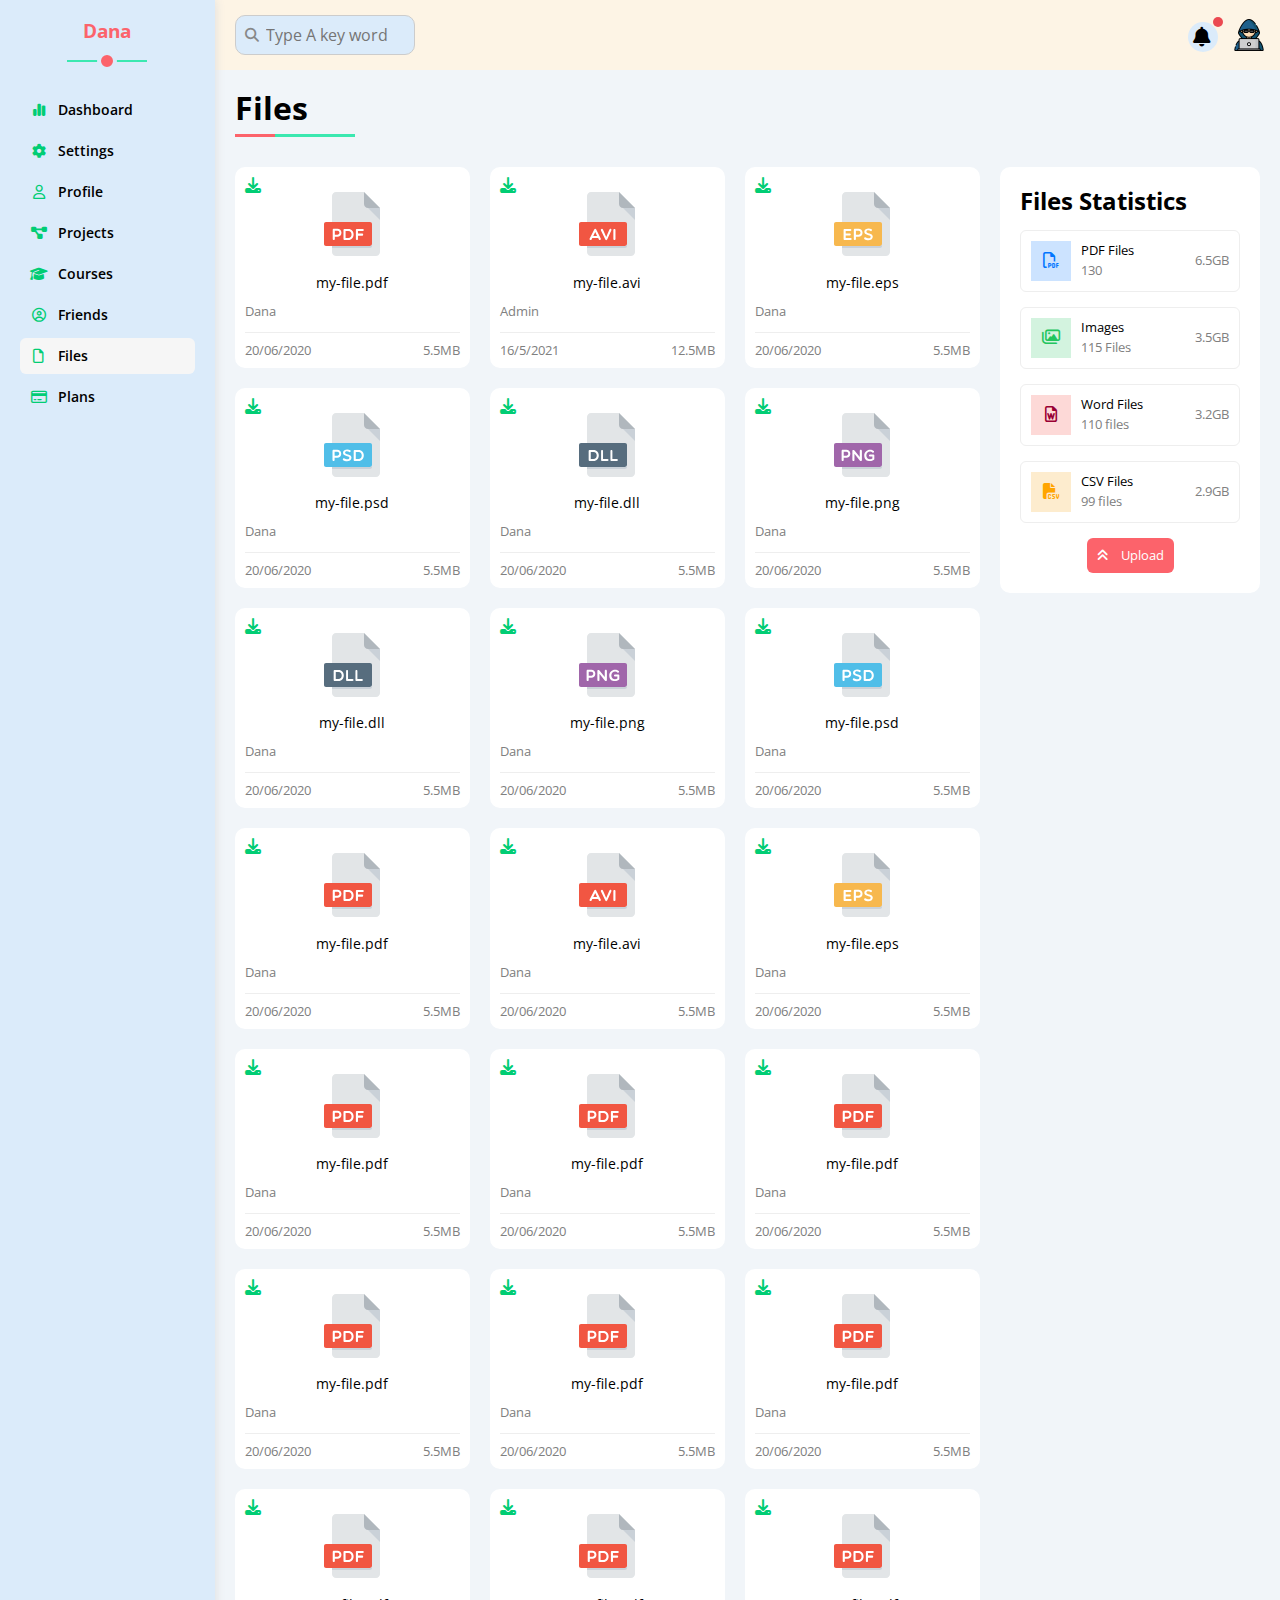
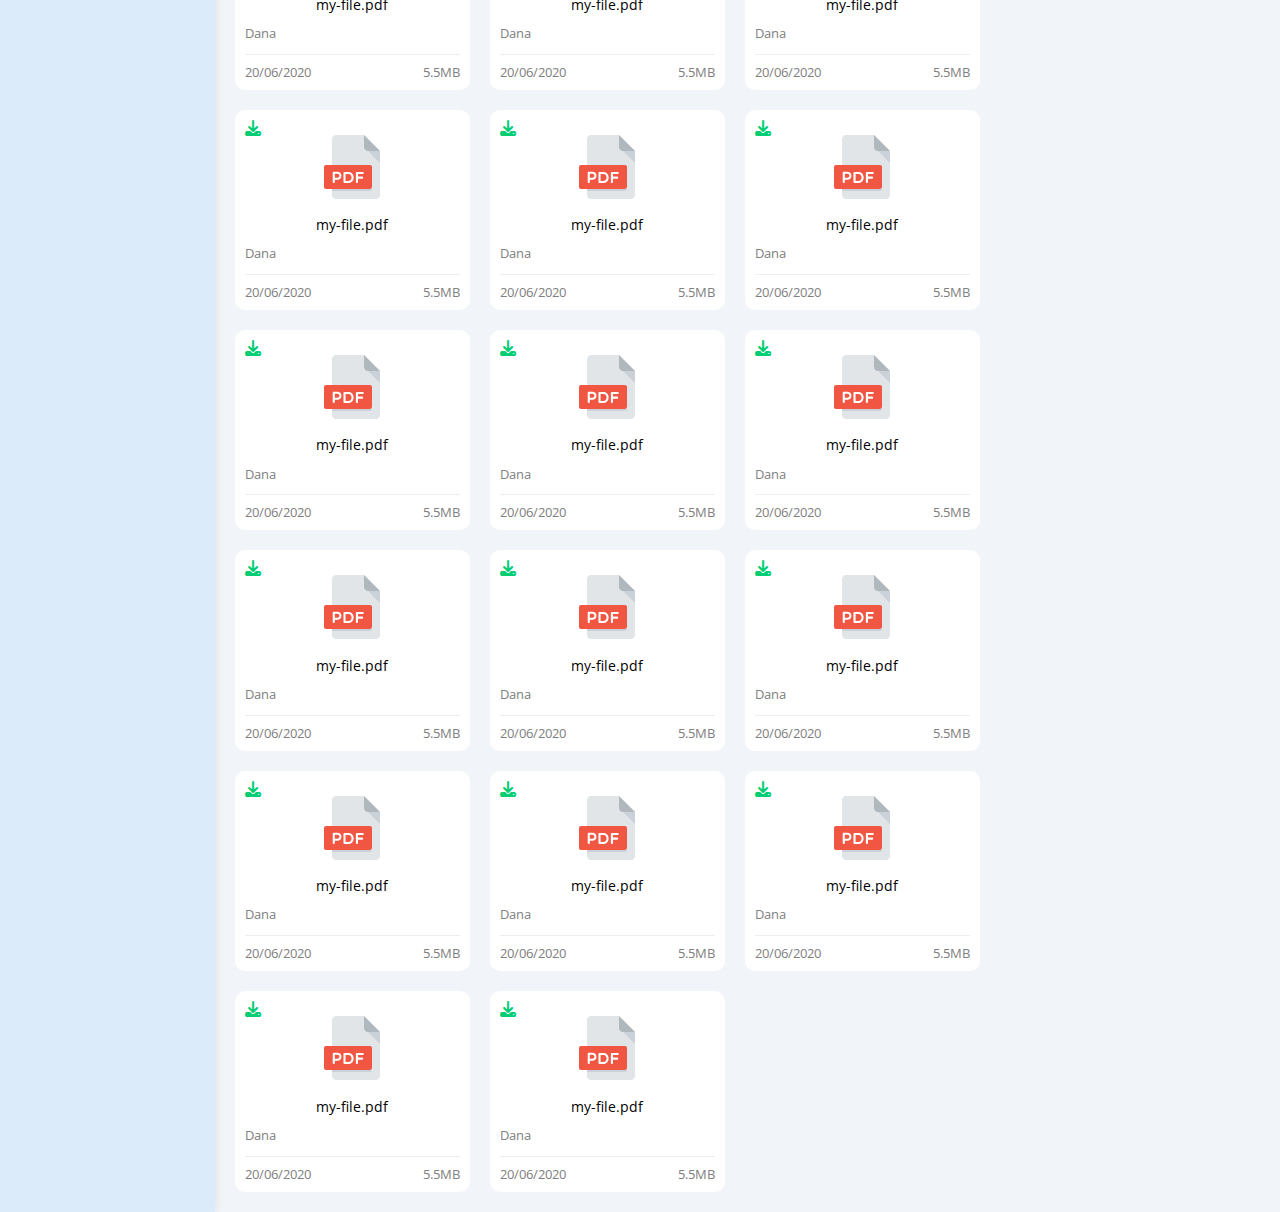
<file: files.html>
<!DOCTYPE html>
<html lang="en">

<head>
    <meta charset="UTF-8">
    <meta http-equiv="X-UA-Compatible" content="IE=edge">
    <meta name="viewport" content="width=device-width, initial-scale=1.0">
    <link rel="stylesheet" href="css/all.min.css">
    <link rel="stylesheet" href="css/normalize.css">
    <link rel="stylesheet" href="css/framework.css">
    <link rel="stylesheet" href="css/master.css">
    <title>Settings</title>
    <link rel="preconnect" href="https://fonts.googleapis.com">
    <link rel="preconnect" href="https://fonts.gstatic.com" crossorigin>
    <link href="https://fonts.googleapis.com/css2?family=Open+Sans:ital,wght@0,300..800;1,300..800&display=swap"
        rel="stylesheet">
    <link rel="icon" type="image/png" href="images/dashboard.png">
</head>

<body>
    <div class="page d-flex">
        <div class="sidebar bg-white2 p-20 p-relative">
            <h3 class="p-relative txt-c mt-0">Dana</h3>
            <ul>
                <li>
                    <a class="d-flex align-center fs-14 c-black rad-6 p-10" href="index.html">
                        <!-- fa-fw: fixed width -->
                        <i class="fa-solid fa-chart-simple fa-fw"></i>
                        <span>Dashboard</span>
                    </a>
                </li>
                <li>
                    <a class="d-flex align-center fs-14 c-black rad-6 p-10" href="settings.html">
                        <i class="fa-solid fa-gear fa-fw"></i>
                        <span>Settings</span>
                    </a>
                </li>
                <li>
                    <a class="d-flex align-center fs-14 c-black rad-6 p-10" href="profile.html">
                        <i class="fa-regular fa-user fa-fw"></i>
                        <span>Profile</span>
                    </a>
                </li>
                <li>
                    <a class="d-flex align-center fs-14 c-black rad-6 p-10" href="projects.html">
                        <i class="fa-solid fa-diagram-project fa-fw"></i>
                        <span>Projects</span>
                    </a>
                </li>
                <li>
                    <a class="d-flex align-center fs-14 c-black rad-6 p-10" href="courses.html">
                        <i class="fa-solid fa-graduation-cap fa-fw"></i>
                        <span>Courses</span>
                    </a>
                </li>
                <li>
                    <a class="d-flex align-center fs-14 c-black rad-6 p-10" href="friends.html">
                        <i class="fa-regular fa-circle-user fa-fw"></i>
                        <span>Friends</span>
                    </a>
                </li>
                <li>
                    <a class="active d-flex align-center fs-14 c-black rad-6 p-10" href="files.html">
                        <i class="fa-regular fa-file fa-fw"></i>
                        <span>Files</span>
                    </a>
                </li>
                <li>
                    <a class="d-flex align-center fs-14 c-black rad-6 p-10" href="plans.html">
                        <i class="fa-regular fa-credit-card fa-fw"></i>
                        <span>Plans</span>
                    </a>
                </li>
            </ul>
        </div>
        <div class="content w-full">
            <!-- Start Head -->
            <div class="head bg-white p-15 between-flex">
                <div class="search p-relative">
                    <input class="p-10" type="search" placeholder="Type A key word">
                </div>
                <div class="icons d-flex align-center">
                    <span class="notification p-relative">
                        <!-- font awesome large -->
                        <i class="fa-solid fa-bell fa-lg"></i>
                    </span>
                    <img src="images/avatar2.png" alt="">
                </div>
            </div>
            <!-- End Head -->
            <h1 class="p-relative">Files</h1>
            <div class="files-page d-flex m-20 gap-20">
                <div class="files-stats p-20 bg-white rad-10">
                    <h2 class="mt-0 mb-15 txt-c-mobile">Files Statistics</h2>
                    <div class="d-flex align-center border-eee p-10 rad-6 mb-15 fs-13">
                        <i class="fa-regular fa-file-pdf fa-lg blue center-flex c-blue icon"></i>
                        <div class="info">
                            <span>PDF Files</span>
                            <span class="c-grey d-block mt-5">130</span>
                        </div>
                        <div class="size c-grey">6.5GB</div>
                    </div>
                    <div class="d-flex align-center border-eee p-10 rad-6 mb-15 fs-13">
                        <i class="fa-regular fa-images fa-lg green center-flex c-green icon"></i>
                        <div class="info">
                            <span>Images</span>
                            <span class="c-grey d-block mt-5">115 Files</span>
                        </div>
                        <div class="size c-grey">3.5GB</div>
                    </div>
                    <div class="d-flex align-center border-eee p-10 rad-6 mb-15 fs-13">
                        <i class="fa-regular fa-file-word fa-lg red center-flex c-red icon"></i>
                        <div class="info">
                            <span>Word Files</span>
                            <span class="c-grey d-block mt-5">110 files</span>
                        </div>
                        <div class="size c-grey">3.2GB</div>
                    </div>
                    <div class="d-flex align-center border-eee p-10 rad-6 mb-15 fs-13">
                        <i class="fa-solid fa-file-csv fa-lg orange center-flex c-orange icon"></i>
                        <div class="info">
                            <span>CSV Files</span>
                            <span class="c-grey d-block mt-5">99 files</span>
                        </div>
                        <div class="size c-grey">2.9GB</div>
                    </div>
                    <a class="upload c-white fs-13 rad-6 d-block w-fit bg-main p-10" href="#">
                        <i class="fa-solid fa-angles-up mr-10"></i>
                        Upload
                    </a>
                </div>
                <div class="files-content gap-20 d-grid">
                    <div class="file bg-white p-10 rad-10">
                        <i class="fa-solid fa-download c-sub p-absolute"></i>
                        <div class="icon txt-c">
                            <img class="mt-15 mb-15" src="images/pdf.svg" alt="">
                        </div>
                        <div class="txt-c mb-10 fs-14">my-file.pdf</div>
                        <p class="c-grey fs-13">Dana</p>
                        <div class="info between-flex mt-10 pt-10 fs-13 c-grey">
                            <span>20/06/2020</span>
                            <span>5.5MB</span>
                        </div>
                    </div>
                    <div class="file bg-white p-10 rad-10">
                        <i class="fa-solid fa-download c-sub p-absolute"></i>
                        <div class="icon txt-c">
                            <img class="mt-15 mb-15" src="images/avi.svg" alt="">
                        </div>
                        <div class="txt-c mb-10 fs-14">my-file.avi</div>
                        <p class="c-grey fs-13">Admin</p>
                        <div class="info between-flex mt-10 pt-10 fs-13 c-grey">
                            <span>16/5/2021</span>
                            <span>12.5MB</span>
                        </div>
                    </div>
                    <div class="file bg-white p-10 rad-10">
                        <i class="fa-solid fa-download c-sub p-absolute"></i>
                        <div class="icon txt-c">
                            <img class="mt-15 mb-15" src="images/eps.svg" alt="">
                        </div>
                        <div class="txt-c mb-10 fs-14">my-file.eps</div>
                        <p class="c-grey fs-13">Dana</p>
                        <div class="info between-flex mt-10 pt-10 fs-13 c-grey">
                            <span>20/06/2020</span>
                            <span>5.5MB</span>
                        </div>
                    </div>
                    <div class="file bg-white p-10 rad-10">
                        <i class="fa-solid fa-download c-sub p-absolute"></i>
                        <div class="icon txt-c">
                            <img class="mt-15 mb-15" src="images/psd.svg" alt="">
                        </div>
                        <div class="txt-c mb-10 fs-14">my-file.psd</div>
                        <p class="c-grey fs-13">Dana</p>
                        <div class="info between-flex mt-10 pt-10 fs-13 c-grey">
                            <span>20/06/2020</span>
                            <span>5.5MB</span>
                        </div>
                    </div>
                    <div class="file bg-white p-10 rad-10">
                        <i class="fa-solid fa-download c-sub p-absolute"></i>
                        <div class="icon txt-c">
                            <img class="mt-15 mb-15" src="images/dll.svg" alt="">
                        </div>
                        <div class="txt-c mb-10 fs-14">my-file.dll</div>
                        <p class="c-grey fs-13">Dana</p>
                        <div class="info between-flex mt-10 pt-10 fs-13 c-grey">
                            <span>20/06/2020</span>
                            <span>5.5MB</span>
                        </div>
                    </div>
                    <div class="file bg-white p-10 rad-10">
                        <i class="fa-solid fa-download c-sub p-absolute"></i>
                        <div class="icon txt-c">
                            <img class="mt-15 mb-15" src="images/png.svg" alt="">
                        </div>
                        <div class="txt-c mb-10 fs-14">my-file.png</div>
                        <p class="c-grey fs-13">Dana</p>
                        <div class="info between-flex mt-10 pt-10 fs-13 c-grey">
                            <span>20/06/2020</span>
                            <span>5.5MB</span>
                        </div>
                    </div>
                    <div class="file bg-white p-10 rad-10">
                        <i class="fa-solid fa-download c-sub p-absolute"></i>
                        <div class="icon txt-c">
                            <img class="mt-15 mb-15" src="images/dll.svg" alt="">
                        </div>
                        <div class="txt-c mb-10 fs-14">my-file.dll</div>
                        <p class="c-grey fs-13">Dana</p>
                        <div class="info between-flex mt-10 pt-10 fs-13 c-grey">
                            <span>20/06/2020</span>
                            <span>5.5MB</span>
                        </div>
                    </div>
                    <div class="file bg-white p-10 rad-10">
                        <i class="fa-solid fa-download c-sub p-absolute"></i>
                        <div class="icon txt-c">
                            <img class="mt-15 mb-15" src="images/png.svg" alt="">
                        </div>
                        <div class="txt-c mb-10 fs-14">my-file.png</div>
                        <p class="c-grey fs-13">Dana</p>
                        <div class="info between-flex mt-10 pt-10 fs-13 c-grey">
                            <span>20/06/2020</span>
                            <span>5.5MB</span>
                        </div>
                    </div>
                    <div class="file bg-white p-10 rad-10">
                        <i class="fa-solid fa-download c-sub p-absolute"></i>
                        <div class="icon txt-c">
                            <img class="mt-15 mb-15" src="images/psd.svg" alt="">
                        </div>
                        <div class="txt-c mb-10 fs-14">my-file.psd</div>
                        <p class="c-grey fs-13">Dana</p>
                        <div class="info between-flex mt-10 pt-10 fs-13 c-grey">
                            <span>20/06/2020</span>
                            <span>5.5MB</span>
                        </div>
                    </div>
                    <div class="file bg-white p-10 rad-10">
                        <i class="fa-solid fa-download c-sub p-absolute"></i>
                        <div class="icon txt-c">
                            <img class="mt-15 mb-15" src="images/pdf.svg" alt="">
                        </div>
                        <div class="txt-c mb-10 fs-14">my-file.pdf</div>
                        <p class="c-grey fs-13">Dana</p>
                        <div class="info between-flex mt-10 pt-10 fs-13 c-grey">
                            <span>20/06/2020</span>
                            <span>5.5MB</span>
                        </div>
                    </div>
                    <div class="file bg-white p-10 rad-10">
                        <i class="fa-solid fa-download c-sub p-absolute"></i>
                        <div class="icon txt-c">
                            <img class="mt-15 mb-15" src="images/avi.svg" alt="">
                        </div>
                        <div class="txt-c mb-10 fs-14">my-file.avi</div>
                        <p class="c-grey fs-13">Dana</p>
                        <div class="info between-flex mt-10 pt-10 fs-13 c-grey">
                            <span>20/06/2020</span>
                            <span>5.5MB</span>
                        </div>
                    </div>
                    <div class="file bg-white p-10 rad-10">
                        <i class="fa-solid fa-download c-sub p-absolute"></i>
                        <div class="icon txt-c">
                            <img class="mt-15 mb-15" src="images/eps.svg" alt="">
                        </div>
                        <div class="txt-c mb-10 fs-14">my-file.eps</div>
                        <p class="c-grey fs-13">Dana</p>
                        <div class="info between-flex mt-10 pt-10 fs-13 c-grey">
                            <span>20/06/2020</span>
                            <span>5.5MB</span>
                        </div>
                    </div>
                    <div class="file bg-white p-10 rad-10">
                        <i class="fa-solid fa-download c-sub p-absolute"></i>
                        <div class="icon txt-c">
                            <img class="mt-15 mb-15" src="images/pdf.svg" alt="">
                        </div>
                        <div class="txt-c mb-10 fs-14">my-file.pdf</div>
                        <p class="c-grey fs-13">Dana</p>
                        <div class="info between-flex mt-10 pt-10 fs-13 c-grey">
                            <span>20/06/2020</span>
                            <span>5.5MB</span>
                        </div>
                    </div>
                    <div class="file bg-white p-10 rad-10">
                        <i class="fa-solid fa-download c-sub p-absolute"></i>
                        <div class="icon txt-c">
                            <img class="mt-15 mb-15" src="images/pdf.svg" alt="">
                        </div>
                        <div class="txt-c mb-10 fs-14">my-file.pdf</div>
                        <p class="c-grey fs-13">Dana</p>
                        <div class="info between-flex mt-10 pt-10 fs-13 c-grey">
                            <span>20/06/2020</span>
                            <span>5.5MB</span>
                        </div>
                    </div>
                    <div class="file bg-white p-10 rad-10">
                        <i class="fa-solid fa-download c-sub p-absolute"></i>
                        <div class="icon txt-c">
                            <img class="mt-15 mb-15" src="images/pdf.svg" alt="">
                        </div>
                        <div class="txt-c mb-10 fs-14">my-file.pdf</div>
                        <p class="c-grey fs-13">Dana</p>
                        <div class="info between-flex mt-10 pt-10 fs-13 c-grey">
                            <span>20/06/2020</span>
                            <span>5.5MB</span>
                        </div>
                    </div>
                    <div class="file bg-white p-10 rad-10">
                        <i class="fa-solid fa-download c-sub p-absolute"></i>
                        <div class="icon txt-c">
                            <img class="mt-15 mb-15" src="images/pdf.svg" alt="">
                        </div>
                        <div class="txt-c mb-10 fs-14">my-file.pdf</div>
                        <p class="c-grey fs-13">Dana</p>
                        <div class="info between-flex mt-10 pt-10 fs-13 c-grey">
                            <span>20/06/2020</span>
                            <span>5.5MB</span>
                        </div>
                    </div>
                    <div class="file bg-white p-10 rad-10">
                        <i class="fa-solid fa-download c-sub p-absolute"></i>
                        <div class="icon txt-c">
                            <img class="mt-15 mb-15" src="images/pdf.svg" alt="">
                        </div>
                        <div class="txt-c mb-10 fs-14">my-file.pdf</div>
                        <p class="c-grey fs-13">Dana</p>
                        <div class="info between-flex mt-10 pt-10 fs-13 c-grey">
                            <span>20/06/2020</span>
                            <span>5.5MB</span>
                        </div>
                    </div>
                    <div class="file bg-white p-10 rad-10">
                        <i class="fa-solid fa-download c-sub p-absolute"></i>
                        <div class="icon txt-c">
                            <img class="mt-15 mb-15" src="images/pdf.svg" alt="">
                        </div>
                        <div class="txt-c mb-10 fs-14">my-file.pdf</div>
                        <p class="c-grey fs-13">Dana</p>
                        <div class="info between-flex mt-10 pt-10 fs-13 c-grey">
                            <span>20/06/2020</span>
                            <span>5.5MB</span>
                        </div>
                    </div>
                    <div class="file bg-white p-10 rad-10">
                        <i class="fa-solid fa-download c-sub p-absolute"></i>
                        <div class="icon txt-c">
                            <img class="mt-15 mb-15" src="images/pdf.svg" alt="">
                        </div>
                        <div class="txt-c mb-10 fs-14">my-file.pdf</div>
                        <p class="c-grey fs-13">Dana</p>
                        <div class="info between-flex mt-10 pt-10 fs-13 c-grey">
                            <span>20/06/2020</span>
                            <span>5.5MB</span>
                        </div>
                    </div>
                    <div class="file bg-white p-10 rad-10">
                        <i class="fa-solid fa-download c-sub p-absolute"></i>
                        <div class="icon txt-c">
                            <img class="mt-15 mb-15" src="images/pdf.svg" alt="">
                        </div>
                        <div class="txt-c mb-10 fs-14">my-file.pdf</div>
                        <p class="c-grey fs-13">Dana</p>
                        <div class="info between-flex mt-10 pt-10 fs-13 c-grey">
                            <span>20/06/2020</span>
                            <span>5.5MB</span>
                        </div>
                    </div>
                    <div class="file bg-white p-10 rad-10">
                        <i class="fa-solid fa-download c-sub p-absolute"></i>
                        <div class="icon txt-c">
                            <img class="mt-15 mb-15" src="images/pdf.svg" alt="">
                        </div>
                        <div class="txt-c mb-10 fs-14">my-file.pdf</div>
                        <p class="c-grey fs-13">Dana</p>
                        <div class="info between-flex mt-10 pt-10 fs-13 c-grey">
                            <span>20/06/2020</span>
                            <span>5.5MB</span>
                        </div>
                    </div>
                    <div class="file bg-white p-10 rad-10">
                        <i class="fa-solid fa-download c-sub p-absolute"></i>
                        <div class="icon txt-c">
                            <img class="mt-15 mb-15" src="images/pdf.svg" alt="">
                        </div>
                        <div class="txt-c mb-10 fs-14">my-file.pdf</div>
                        <p class="c-grey fs-13">Dana</p>
                        <div class="info between-flex mt-10 pt-10 fs-13 c-grey">
                            <span>20/06/2020</span>
                            <span>5.5MB</span>
                        </div>
                    </div>
                    <div class="file bg-white p-10 rad-10">
                        <i class="fa-solid fa-download c-sub p-absolute"></i>
                        <div class="icon txt-c">
                            <img class="mt-15 mb-15" src="images/pdf.svg" alt="">
                        </div>
                        <div class="txt-c mb-10 fs-14">my-file.pdf</div>
                        <p class="c-grey fs-13">Dana</p>
                        <div class="info between-flex mt-10 pt-10 fs-13 c-grey">
                            <span>20/06/2020</span>
                            <span>5.5MB</span>
                        </div>
                    </div>
                    <div class="file bg-white p-10 rad-10">
                        <i class="fa-solid fa-download c-sub p-absolute"></i>
                        <div class="icon txt-c">
                            <img class="mt-15 mb-15" src="images/pdf.svg" alt="">
                        </div>
                        <div class="txt-c mb-10 fs-14">my-file.pdf</div>
                        <p class="c-grey fs-13">Dana</p>
                        <div class="info between-flex mt-10 pt-10 fs-13 c-grey">
                            <span>20/06/2020</span>
                            <span>5.5MB</span>
                        </div>
                    </div>
                    <div class="file bg-white p-10 rad-10">
                        <i class="fa-solid fa-download c-sub p-absolute"></i>
                        <div class="icon txt-c">
                            <img class="mt-15 mb-15" src="images/pdf.svg" alt="">
                        </div>
                        <div class="txt-c mb-10 fs-14">my-file.pdf</div>
                        <p class="c-grey fs-13">Dana</p>
                        <div class="info between-flex mt-10 pt-10 fs-13 c-grey">
                            <span>20/06/2020</span>
                            <span>5.5MB</span>
                        </div>
                    </div>
                    <div class="file bg-white p-10 rad-10">
                        <i class="fa-solid fa-download c-sub p-absolute"></i>
                        <div class="icon txt-c">
                            <img class="mt-15 mb-15" src="images/pdf.svg" alt="">
                        </div>
                        <div class="txt-c mb-10 fs-14">my-file.pdf</div>
                        <p class="c-grey fs-13">Dana</p>
                        <div class="info between-flex mt-10 pt-10 fs-13 c-grey">
                            <span>20/06/2020</span>
                            <span>5.5MB</span>
                        </div>
                    </div>
                    <div class="file bg-white p-10 rad-10">
                        <i class="fa-solid fa-download c-sub p-absolute"></i>
                        <div class="icon txt-c">
                            <img class="mt-15 mb-15" src="images/pdf.svg" alt="">
                        </div>
                        <div class="txt-c mb-10 fs-14">my-file.pdf</div>
                        <p class="c-grey fs-13">Dana</p>
                        <div class="info between-flex mt-10 pt-10 fs-13 c-grey">
                            <span>20/06/2020</span>
                            <span>5.5MB</span>
                        </div>
                    </div>
                    <div class="file bg-white p-10 rad-10">
                        <i class="fa-solid fa-download c-sub p-absolute"></i>
                        <div class="icon txt-c">
                            <img class="mt-15 mb-15" src="images/pdf.svg" alt="">
                        </div>
                        <div class="txt-c mb-10 fs-14">my-file.pdf</div>
                        <p class="c-grey fs-13">Dana</p>
                        <div class="info between-flex mt-10 pt-10 fs-13 c-grey">
                            <span>20/06/2020</span>
                            <span>5.5MB</span>
                        </div>
                    </div>
                    <div class="file bg-white p-10 rad-10">
                        <i class="fa-solid fa-download c-sub p-absolute"></i>
                        <div class="icon txt-c">
                            <img class="mt-15 mb-15" src="images/pdf.svg" alt="">
                        </div>
                        <div class="txt-c mb-10 fs-14">my-file.pdf</div>
                        <p class="c-grey fs-13">Dana</p>
                        <div class="info between-flex mt-10 pt-10 fs-13 c-grey">
                            <span>20/06/2020</span>
                            <span>5.5MB</span>
                        </div>
                    </div>
                    <div class="file bg-white p-10 rad-10">
                        <i class="fa-solid fa-download c-sub p-absolute"></i>
                        <div class="icon txt-c">
                            <img class="mt-15 mb-15" src="images/pdf.svg" alt="">
                        </div>
                        <div class="txt-c mb-10 fs-14">my-file.pdf</div>
                        <p class="c-grey fs-13">Dana</p>
                        <div class="info between-flex mt-10 pt-10 fs-13 c-grey">
                            <span>20/06/2020</span>
                            <span>5.5MB</span>
                        </div>
                    </div>
                    <div class="file bg-white p-10 rad-10">
                        <i class="fa-solid fa-download c-sub p-absolute"></i>
                        <div class="icon txt-c">
                            <img class="mt-15 mb-15" src="images/pdf.svg" alt="">
                        </div>
                        <div class="txt-c mb-10 fs-14">my-file.pdf</div>
                        <p class="c-grey fs-13">Dana</p>
                        <div class="info between-flex mt-10 pt-10 fs-13 c-grey">
                            <span>20/06/2020</span>
                            <span>5.5MB</span>
                        </div>
                    </div>
                    <div class="file bg-white p-10 rad-10">
                        <i class="fa-solid fa-download c-sub p-absolute"></i>
                        <div class="icon txt-c">
                            <img class="mt-15 mb-15" src="images/pdf.svg" alt="">
                        </div>
                        <div class="txt-c mb-10 fs-14">my-file.pdf</div>
                        <p class="c-grey fs-13">Dana</p>
                        <div class="info between-flex mt-10 pt-10 fs-13 c-grey">
                            <span>20/06/2020</span>
                            <span>5.5MB</span>
                        </div>
                    </div>
                    <div class="file bg-white p-10 rad-10">
                        <i class="fa-solid fa-download c-sub p-absolute"></i>
                        <div class="icon txt-c">
                            <img class="mt-15 mb-15" src="images/pdf.svg" alt="">
                        </div>
                        <div class="txt-c mb-10 fs-14">my-file.pdf</div>
                        <p class="c-grey fs-13">Dana</p>
                        <div class="info between-flex mt-10 pt-10 fs-13 c-grey">
                            <span>20/06/2020</span>
                            <span>5.5MB</span>
                        </div>
                    </div>
                    <div class="file bg-white p-10 rad-10">
                        <i class="fa-solid fa-download c-sub p-absolute"></i>
                        <div class="icon txt-c">
                            <img class="mt-15 mb-15" src="images/pdf.svg" alt="">
                        </div>
                        <div class="txt-c mb-10 fs-14">my-file.pdf</div>
                        <p class="c-grey fs-13">Dana</p>
                        <div class="info between-flex mt-10 pt-10 fs-13 c-grey">
                            <span>20/06/2020</span>
                            <span>5.5MB</span>
                        </div>
                    </div>
                    <div class="file bg-white p-10 rad-10">
                        <i class="fa-solid fa-download c-sub p-absolute"></i>
                        <div class="icon txt-c">
                            <img class="mt-15 mb-15" src="images/pdf.svg" alt="">
                        </div>
                        <div class="txt-c mb-10 fs-14">my-file.pdf</div>
                        <p class="c-grey fs-13">Dana</p>
                        <div class="info between-flex mt-10 pt-10 fs-13 c-grey">
                            <span>20/06/2020</span>
                            <span>5.5MB</span>
                        </div>
                    </div>
                </div>
            </div>
        </div>
    </div>
</body>

</html>
</file>
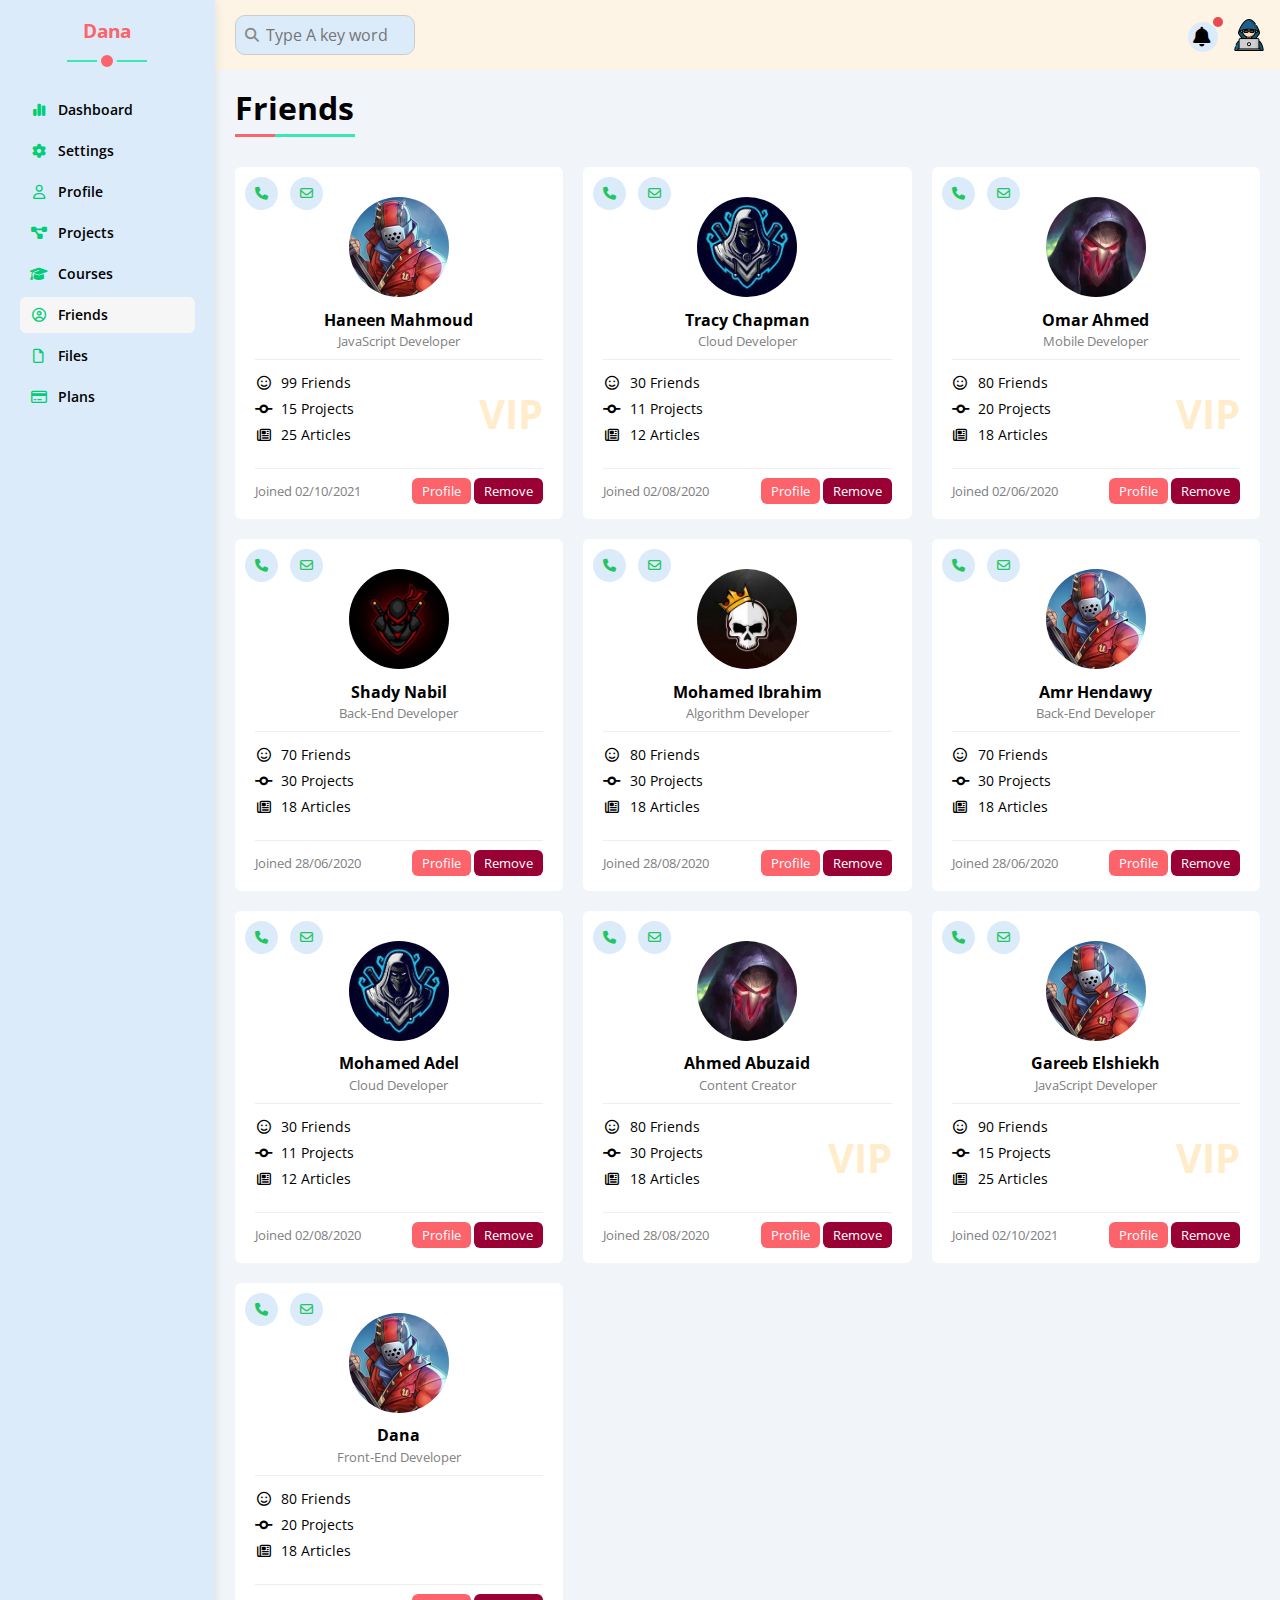
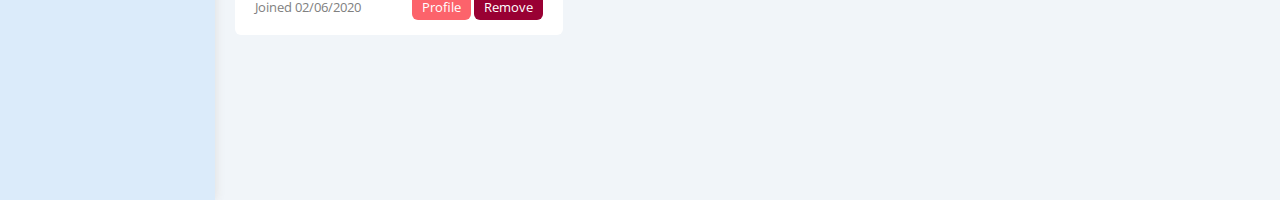
<file: friends.html>
<!DOCTYPE html>
<html lang="en">

<head>
    <meta charset="UTF-8">
    <meta http-equiv="X-UA-Compatible" content="IE=edge">
    <meta name="viewport" content="width=device-width, initial-scale=1.0">
    <link rel="stylesheet" href="css/all.min.css">
    <link rel="stylesheet" href="css/normalize.css">
    <link rel="stylesheet" href="css/framework.css">
    <link rel="stylesheet" href="css/master.css">
    <title>Settings</title>
    <link rel="preconnect" href="https://fonts.googleapis.com">
    <link rel="preconnect" href="https://fonts.gstatic.com" crossorigin>
    <link href="https://fonts.googleapis.com/css2?family=Open+Sans:ital,wght@0,300..800;1,300..800&display=swap"
        rel="stylesheet">
    <link rel="icon" type="image/png" href="images/dashboard.png">
</head>

<body>
    <div class="page d-flex">
        <div class="sidebar bg-white2 p-20 p-relative">
            <h3 class="p-relative txt-c mt-0">Dana</h3>
            <ul>
                <li>
                    <a class="d-flex align-center fs-14 c-black rad-6 p-10" href="index.html">
                        <!-- fa-fw: fixed width -->
                        <i class="fa-solid fa-chart-simple fa-fw"></i>
                        <span>Dashboard</span>
                    </a>
                </li>
                <li>
                    <a class="d-flex align-center fs-14 c-black rad-6 p-10" href="settings.html">
                        <i class="fa-solid fa-gear fa-fw"></i>
                        <span>Settings</span>
                    </a>
                </li>
                <li>
                    <a class=" d-flex align-center fs-14 c-black rad-6 p-10" href="profile.html">
                        <i class="fa-regular fa-user fa-fw"></i>
                        <span>Profile</span>
                    </a>
                </li>
                <li>
                    <a class="d-flex align-center fs-14 c-black rad-6 p-10" href="projects.html">
                        <i class="fa-solid fa-diagram-project fa-fw"></i>
                        <span>Projects</span>
                    </a>
                </li>
                <li>
                    <a class="d-flex align-center fs-14 c-black rad-6 p-10" href="courses.html">
                        <i class="fa-solid fa-graduation-cap fa-fw"></i>
                        <span>Courses</span>
                    </a>
                </li>
                <li>
                    <a class="active d-flex align-center fs-14 c-black rad-6 p-10" href="friends.html">
                        <i class="fa-regular fa-circle-user fa-fw"></i>
                        <span>Friends</span>
                    </a>
                </li>
                <li>
                    <a class="d-flex align-center fs-14 c-black rad-6 p-10" href="files.html">
                        <i class="fa-regular fa-file fa-fw"></i>
                        <span>Files</span>
                    </a>
                </li>
                <li>
                    <a class="d-flex align-center fs-14 c-black rad-6 p-10" href="plans.html">
                        <i class="fa-regular fa-credit-card fa-fw"></i>
                        <span>Plans</span>
                    </a>
                </li>
            </ul>
        </div>
        <div class="content w-full">
            <!-- Start Head -->
            <div class="head bg-white p-15 between-flex">
                <div class="search p-relative">
                    <input class="p-10" type="search" placeholder="Type A key word">
                </div>
                <div class="icons d-flex align-center">
                    <span class="notification p-relative">
                        <!-- font awesome large -->
                        <i class="fa-solid fa-bell fa-lg"></i>
                    </span>
                    <img src="images/avatar2.png" alt="">
                </div>
            </div>
            <!-- End Head -->
            <h1 class="p-relative">Friends</h1>
            <div class="friends-page d-grid m-20 gap-20">
                <div class="friend bg-white rad-6 p-20 p-relative">
                    <div class="contact">
                        <i class="fa-solid fa-phone"></i>
                        <i class="fa-regular fa-envelope"></i>
                    </div>
                    <div class="txt-c">
                        <img class="rad-half mt-10 mb-10 w-100 h-100" src="images/friend-01.jpg" alt="">
                        <h4 class="m-0">Haneen Mahmoud</h4>
                        <p class="c-grey fs-13 mt-5 mb-0">JavaScript Developer</p>
                    </div>
                    <div class="icons fs-14 p-relative">
                        <div class="mb-10">
                            <i class="fa-regular fa-face-smile fa-fw"></i>
                            <span>99 Friends</span>
                        </div>
                        <div class="mb-10">
                            <i class="fa-solid fa-code-commit fa-fw"></i>
                            <span>15 Projects</span>
                        </div>
                        <div class="mb-10">
                            <i class="fa-regular fa-newspaper fa-fw"></i>
                            <span>25 Articles</span>
                        </div>
                        <span class="vip fw-bold c-orange">VIP</span>
                    </div>
                    <div class="info between-flex fs-13">
                        <span class="c-grey">Joined 02/10/2021</span>
                        <div>
                            <a class="btn-shape bg-main c-white" href="profile.html">Profile</a>
                            <a class="btn-shape bg-red c-white" href="#">Remove</a>
                        </div>
                    </div>
                </div>
                <div class="friend bg-white rad-6 p-20 p-relative">
                    <div class="contact">
                        <i class="fa-solid fa-phone"></i>
                        <i class="fa-regular fa-envelope"></i>
                    </div>
                    <div class="txt-c">
                        <img class="rad-half mt-10 mb-10 w-100 h-100" src="images/friend-02.jpg" alt="">
                        <h4 class="m-0">Tracy Chapman</h4>
                        <p class="c-grey fs-13 mt-5 mb-0">Cloud Developer</p>
                    </div>
                    <div class="icons fs-14 p-relative">
                        <div class="mb-10">
                            <i class="fa-regular fa-face-smile fa-fw"></i>
                            <span>30 Friends</span>
                        </div>
                        <div class="mb-10">
                            <i class="fa-solid fa-code-commit fa-fw"></i>
                            <span>11 Projects</span>
                        </div>
                        <div class="mb-10">
                            <i class="fa-regular fa-newspaper fa-fw"></i>
                            <span>12 Articles</span>
                        </div>
                    </div>
                    <div class="info between-flex fs-13">
                        <span class="c-grey">Joined 02/08/2020</span>
                        <div>
                            <a class="btn-shape bg-main c-white" href="profile.html">Profile</a>
                            <a class="btn-shape bg-red c-white" href="#">Remove</a>
                        </div>
                    </div>
                </div>
                <div class="friend bg-white rad-6 p-20 p-relative">
                    <div class="contact">
                        <i class="fa-solid fa-phone"></i>
                        <i class="fa-regular fa-envelope"></i>
                    </div>
                    <div class="txt-c">
                        <img class="rad-half mt-10 mb-10 w-100 h-100" src="images/friend-03.jpg" alt="">
                        <h4 class="m-0">Omar Ahmed</h4>
                        <p class="c-grey fs-13 mt-5 mb-0">Mobile Developer</p>
                    </div>
                    <div class="icons fs-14 p-relative">
                        <div class="mb-10">
                            <i class="fa-regular fa-face-smile fa-fw"></i>
                            <span>80 Friends</span>
                        </div>
                        <div class="mb-10">
                            <i class="fa-solid fa-code-commit fa-fw"></i>
                            <span>20 Projects</span>
                        </div>
                        <div class="mb-10">
                            <i class="fa-regular fa-newspaper fa-fw"></i>
                            <span>18 Articles</span>
                        </div>
                        <span class="vip fw-bold c-orange">VIP</span>
                    </div>
                    <div class="info between-flex fs-13">
                        <span class="c-grey">Joined 02/06/2020</span>
                        <div>
                            <a class="btn-shape bg-main c-white" href="profile.html">Profile</a>
                            <a class="btn-shape bg-red c-white" href="#">Remove</a>
                        </div>
                    </div>
                </div>
                <div class="friend bg-white rad-6 p-20 p-relative">
                    <div class="contact">
                        <i class="fa-solid fa-phone"></i>
                        <i class="fa-regular fa-envelope"></i>
                    </div>
                    <div class="txt-c">
                        <img class="rad-half mt-10 mb-10 w-100 h-100" src="images/friend-04.jpg" alt="">
                        <h4 class="m-0">Shady Nabil</h4>
                        <p class="c-grey fs-13 mt-5 mb-0">Back-End Developer</p>
                    </div>
                    <div class="icons fs-14 p-relative">
                        <div class="mb-10">
                            <i class="fa-regular fa-face-smile fa-fw"></i>
                            <span>70 Friends</span>
                        </div>
                        <div class="mb-10">
                            <i class="fa-solid fa-code-commit fa-fw"></i>
                            <span>30 Projects</span>
                        </div>
                        <div class="mb-10">
                            <i class="fa-regular fa-newspaper fa-fw"></i>
                            <span>18 Articles</span>
                        </div>
                    </div>
                    <div class="info between-flex fs-13">
                        <span class="c-grey">Joined 28/06/2020</span>
                        <div>
                            <a class="btn-shape bg-main c-white" href="profile.html">Profile</a>
                            <a class="btn-shape bg-red c-white" href="#">Remove</a>
                        </div>
                    </div>
                </div>
                <div class="friend bg-white rad-6 p-20 p-relative">
                    <div class="contact">
                        <i class="fa-solid fa-phone"></i>
                        <i class="fa-regular fa-envelope"></i>
                    </div>
                    <div class="txt-c">
                        <img class="rad-half mt-10 mb-10 w-100 h-100" src="images/friend-05.jpg" alt="">
                        <h4 class="m-0">Mohamed Ibrahim</h4>
                        <p class="c-grey fs-13 mt-5 mb-0">Algorithm Developer</p>
                    </div>
                    <div class="icons fs-14 p-relative">
                        <div class="mb-10">
                            <i class="fa-regular fa-face-smile fa-fw"></i>
                            <span>80 Friends</span>
                        </div>
                        <div class="mb-10">
                            <i class="fa-solid fa-code-commit fa-fw"></i>
                            <span>30 Projects</span>
                        </div>
                        <div class="mb-10">
                            <i class="fa-regular fa-newspaper fa-fw"></i>
                            <span>18 Articles</span>
                        </div>
                    </div>
                    <div class="info between-flex fs-13">
                        <span class="c-grey">Joined 28/08/2020</span>
                        <div>
                            <a class="btn-shape bg-main c-white" href="profile.html">Profile</a>
                            <a class="btn-shape bg-red c-white" href="#">Remove</a>
                        </div>
                    </div>
                </div>
                <div class="friend bg-white rad-6 p-20 p-relative">
                    <div class="contact">
                        <i class="fa-solid fa-phone"></i>
                        <i class="fa-regular fa-envelope"></i>
                    </div>
                    <div class="txt-c">
                        <img class="rad-half mt-10 mb-10 w-100 h-100" src="images/friend-01.jpg" alt="">
                        <h4 class="m-0">Amr Hendawy</h4>
                        <p class="c-grey fs-13 mt-5 mb-0">Back-End Developer</p>
                    </div>
                    <div class="icons fs-14 p-relative">
                        <div class="mb-10">
                            <i class="fa-regular fa-face-smile fa-fw"></i>
                            <span>70 Friends</span>
                        </div>
                        <div class="mb-10">
                            <i class="fa-solid fa-code-commit fa-fw"></i>
                            <span>30 Projects</span>
                        </div>
                        <div class="mb-10">
                            <i class="fa-regular fa-newspaper fa-fw"></i>
                            <span>18 Articles</span>
                        </div>
                    </div>
                    <div class="info between-flex fs-13">
                        <span class="c-grey">Joined 28/06/2020</span>
                        <div>
                            <a class="btn-shape bg-main c-white" href="profile.html">Profile</a>
                            <a class="btn-shape bg-red c-white" href="#">Remove</a>
                        </div>
                    </div>
                </div>
                <div class="friend bg-white rad-6 p-20 p-relative">
                    <div class="contact">
                        <i class="fa-solid fa-phone"></i>
                        <i class="fa-regular fa-envelope"></i>
                    </div>
                    <div class="txt-c">
                        <img class="rad-half mt-10 mb-10 w-100 h-100" src="images/friend-02.jpg" alt="">
                        <h4 class="m-0">Mohamed Adel</h4>
                        <p class="c-grey fs-13 mt-5 mb-0">Cloud Developer</p>
                    </div>
                    <div class="icons fs-14 p-relative">
                        <div class="mb-10">
                            <i class="fa-regular fa-face-smile fa-fw"></i>
                            <span>30 Friends</span>
                        </div>
                        <div class="mb-10">
                            <i class="fa-solid fa-code-commit fa-fw"></i>
                            <span>11 Projects</span>
                        </div>
                        <div class="mb-10">
                            <i class="fa-regular fa-newspaper fa-fw"></i>
                            <span>12 Articles</span>
                        </div>
                    </div>
                    <div class="info between-flex fs-13">
                        <span class="c-grey">Joined 02/08/2020</span>
                        <div>
                            <a class="btn-shape bg-main c-white" href="profile.html">Profile</a>
                            <a class="btn-shape bg-red c-white" href="#">Remove</a>
                        </div>
                    </div>
                </div>
                <div class="friend bg-white rad-6 p-20 p-relative">
                    <div class="contact">
                        <i class="fa-solid fa-phone"></i>
                        <i class="fa-regular fa-envelope"></i>
                    </div>
                    <div class="txt-c">
                        <img class="rad-half mt-10 mb-10 w-100 h-100" src="images/friend-03.jpg" alt="">
                        <h4 class="m-0">Ahmed Abuzaid</h4>
                        <p class="c-grey fs-13 mt-5 mb-0">Content Creator</p>
                    </div>
                    <div class="icons fs-14 p-relative">
                        <div class="mb-10">
                            <i class="fa-regular fa-face-smile fa-fw"></i>
                            <span>80 Friends</span>
                        </div>
                        <div class="mb-10">
                            <i class="fa-solid fa-code-commit fa-fw"></i>
                            <span>30 Projects</span>
                        </div>
                        <div class="mb-10">
                            <i class="fa-regular fa-newspaper fa-fw"></i>
                            <span>18 Articles</span>
                        </div>
                        <span class="vip fw-bold c-orange">VIP</span>
                    </div>
                    <div class="info between-flex fs-13">
                        <span class="c-grey">Joined 28/08/2020</span>
                        <div>
                            <a class="btn-shape bg-main c-white" href="profile.html">Profile</a>
                            <a class="btn-shape bg-red c-white" href="#">Remove</a>
                        </div>
                    </div>
                </div>
                <div class="friend bg-white rad-6 p-20 p-relative">
                    <div class="contact">
                        <i class="fa-solid fa-phone"></i>
                        <i class="fa-regular fa-envelope"></i>
                    </div>
                    <div class="txt-c">
                        <img class="rad-half mt-10 mb-10 w-100 h-100" src="images/friend-01.jpg" alt="">
                        <h4 class="m-0">Gareeb Elshiekh</h4>
                        <p class="c-grey fs-13 mt-5 mb-0">JavaScript Developer</p>
                    </div>
                    <div class="icons fs-14 p-relative">
                        <div class="mb-10">
                            <i class="fa-regular fa-face-smile fa-fw"></i>
                            <span>90 Friends</span>
                        </div>
                        <div class="mb-10">
                            <i class="fa-solid fa-code-commit fa-fw"></i>
                            <span>15 Projects</span>
                        </div>
                        <div class="mb-10">
                            <i class="fa-regular fa-newspaper fa-fw"></i>
                            <span>25 Articles</span>
                        </div>
                        <span class="vip fw-bold c-orange">VIP</span>
                    </div>
                    <div class="info between-flex fs-13">
                        <span class="c-grey">Joined 02/10/2021</span>
                        <div>
                            <a class="btn-shape bg-main c-white" href="profile.html">Profile</a>
                            <a class="btn-shape bg-red c-white" href="#">Remove</a>
                        </div>
                    </div>
                </div>
                <div class="friend bg-white rad-6 p-20 p-relative">
                    <div class="contact">
                        <i class="fa-solid fa-phone"></i>
                        <i class="fa-regular fa-envelope"></i>
                    </div>
                    <div class="txt-c">
                        <img class="rad-half mt-10 mb-10 w-100 h-100" src="images/friend-01.jpg" alt="">
                        <h4 class="m-0">Dana</h4>
                        <p class="c-grey fs-13 mt-5 mb-0">Front-End Developer</p>
                    </div>
                    <div class="icons fs-14 p-relative">
                        <div class="mb-10">
                            <i class="fa-regular fa-face-smile fa-fw"></i>
                            <span>80 Friends</span>
                        </div>
                        <div class="mb-10">
                            <i class="fa-solid fa-code-commit fa-fw"></i>
                            <span>20 Projects</span>
                        </div>
                        <div class="mb-10">
                            <i class="fa-regular fa-newspaper fa-fw"></i>
                            <span>18 Articles</span>
                        </div>
                    </div>
                    <div class="info between-flex fs-13">
                        <span class="c-grey">Joined 02/06/2020</span>
                        <div>
                            <a class="btn-shape bg-main c-white" href="profile.html">Profile</a>
                            <a class="btn-shape bg-red c-white" href="#">Remove</a>
                        </div>
                    </div>
                </div>
            </div>
        </div>
    </div>
</body>

</html>
</file>
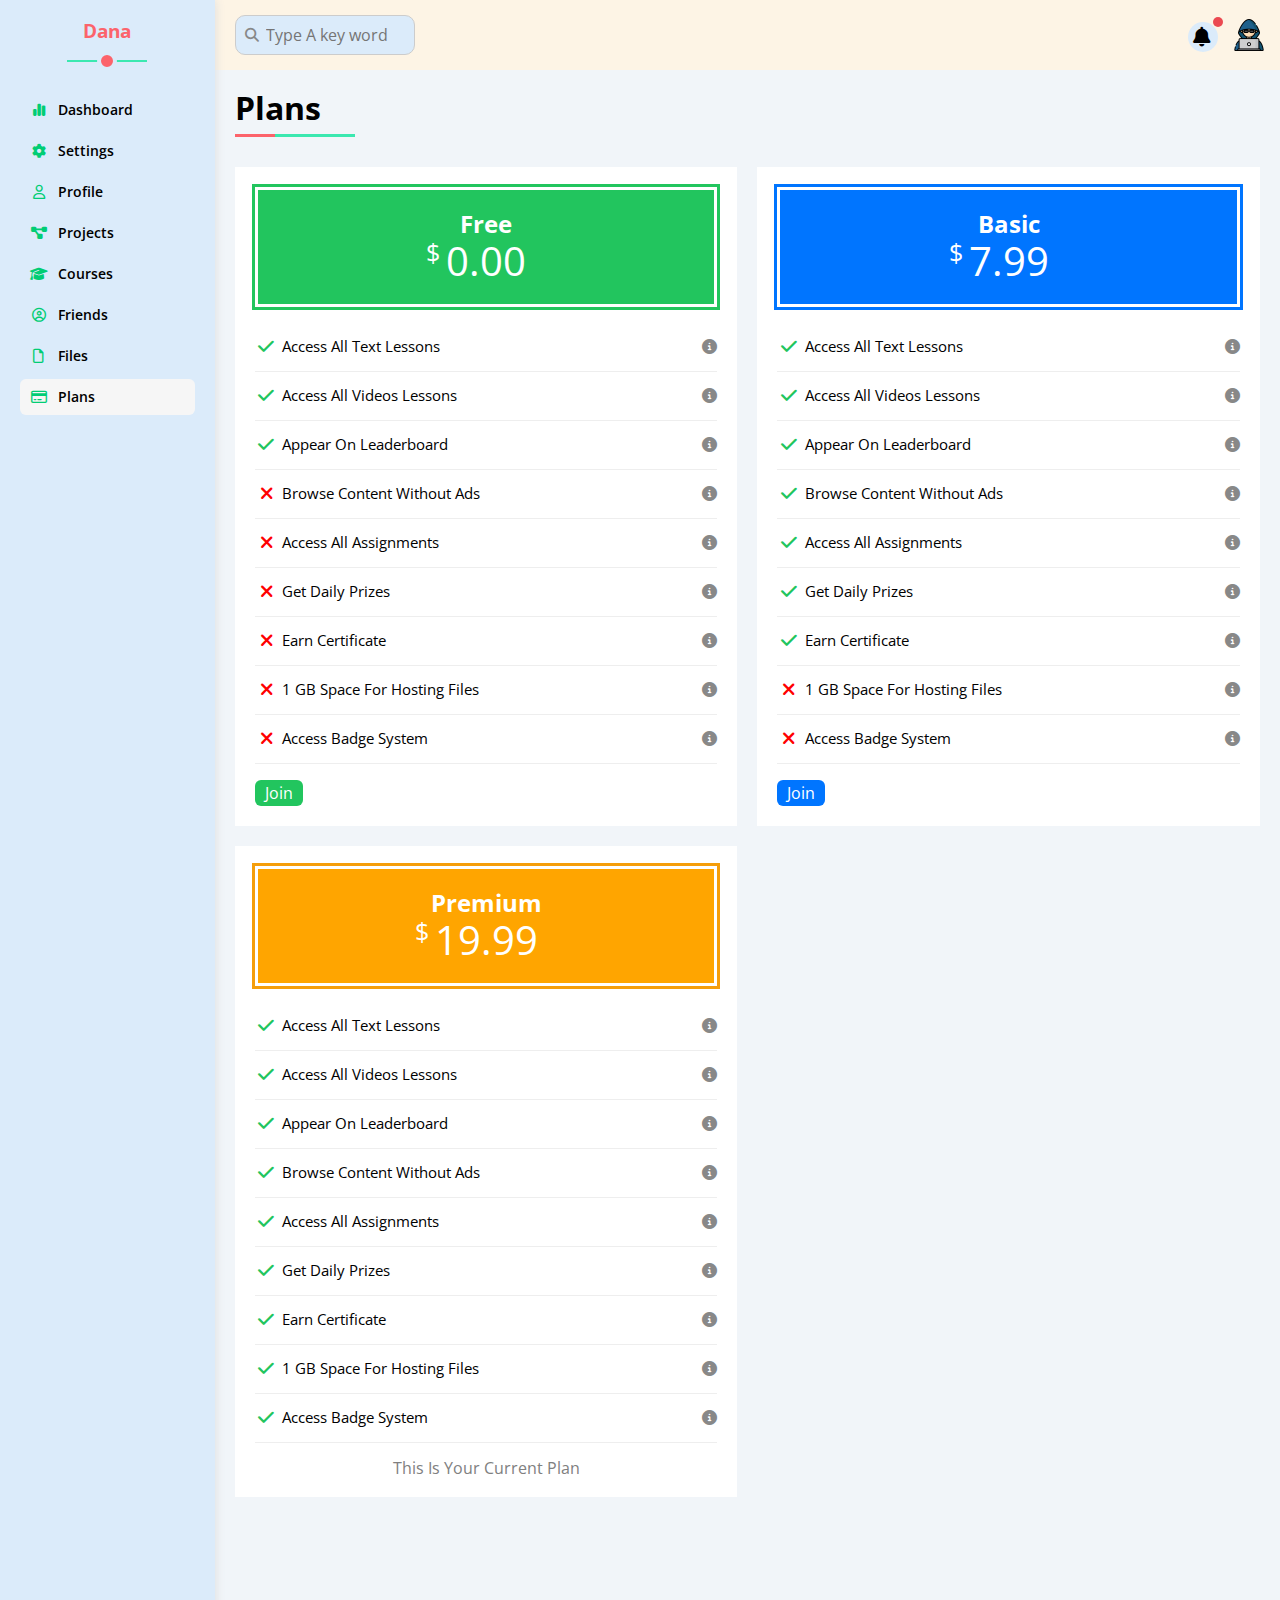
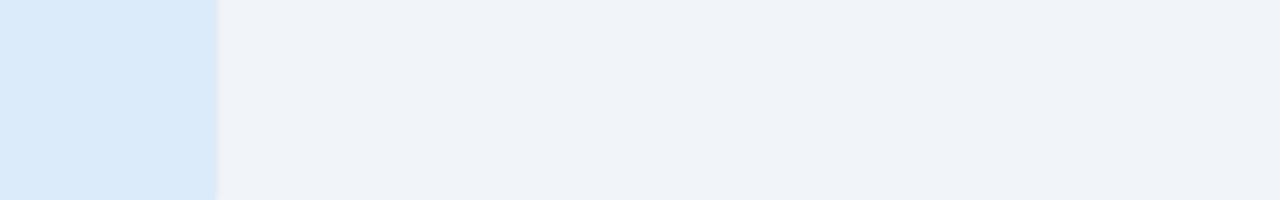
<file: plans.html>
<!DOCTYPE html>
<html lang="en">

<head>
    <meta charset="UTF-8">
    <meta http-equiv="X-UA-Compatible" content="IE=edge">
    <meta name="viewport" content="width=device-width, initial-scale=1.0">
    <link rel="stylesheet" href="css/all.min.css">
    <link rel="stylesheet" href="css/normalize.css">
    <link rel="stylesheet" href="css/framework.css">
    <link rel="stylesheet" href="css/master.css">
    <title>Settings</title>
    <link rel="preconnect" href="https://fonts.googleapis.com">
    <link rel="preconnect" href="https://fonts.gstatic.com" crossorigin>
    <link href="https://fonts.googleapis.com/css2?family=Open+Sans:ital,wght@0,300..800;1,300..800&display=swap"
        rel="stylesheet">
    <link rel="icon" type="image/png" href="images/dashboard.png">
</head>

<body>
    <div class="page d-flex">
        <div class="sidebar bg-white2 p-20 p-relative">
            <h3 class="p-relative txt-c mt-0">Dana</h3>
            <ul>
                <li>
                    <a class="d-flex align-center fs-14 c-black rad-6 p-10" href="index.html">
                        <!-- fa-fw: fixed width -->
                        <i class="fa-solid fa-chart-simple fa-fw"></i>
                        <span>Dashboard</span>
                    </a>
                </li>
                <li>
                    <a class="d-flex align-center fs-14 c-black rad-6 p-10" href="settings.html">
                        <i class="fa-solid fa-gear fa-fw"></i>
                        <span>Settings</span>
                    </a>
                </li>
                <li>
                    <a class="d-flex align-center fs-14 c-black rad-6 p-10" href="profile.html">
                        <i class="fa-regular fa-user fa-fw"></i>
                        <span>Profile</span>
                    </a>
                </li>
                <li>
                    <a class="d-flex align-center fs-14 c-black rad-6 p-10" href="projects.html">
                        <i class="fa-solid fa-diagram-project fa-fw"></i>
                        <span>Projects</span>
                    </a>
                </li>
                <li>
                    <a class="d-flex align-center fs-14 c-black rad-6 p-10" href="courses.html">
                        <i class="fa-solid fa-graduation-cap fa-fw"></i>
                        <span>Courses</span>
                    </a>
                </li>
                <li>
                    <a class="d-flex align-center fs-14 c-black rad-6 p-10" href="friends.html">
                        <i class="fa-regular fa-circle-user fa-fw"></i>
                        <span>Friends</span>
                    </a>
                </li>
                <li>
                    <a class="d-flex align-center fs-14 c-black rad-6 p-10" href="files.html">
                        <i class="fa-regular fa-file fa-fw"></i>
                        <span>Files</span>
                    </a>
                </li>
                <li>
                    <a class="active d-flex align-center fs-14 c-black rad-6 p-10" href="plans.html">
                        <i class="fa-regular fa-credit-card fa-fw"></i>
                        <span>Plans</span>
                    </a>
                </li>
            </ul>
        </div>
        <div class="content w-full">
            <!-- Start Head -->
            <div class="head bg-white p-15 between-flex">
                <div class="search p-relative">
                    <input class="p-10" type="search" placeholder="Type A key word">
                </div>
                <div class="icons d-flex align-center">
                    <span class="notification p-relative">
                        <!-- font awesome large -->
                        <i class="fa-solid fa-bell fa-lg"></i>
                    </span>
                    <img src="images/avatar2.png" alt="">
                </div>
            </div>
            <!-- End Head -->
            <h1 class="p-relative">Plans</h1>
            <div class="plans-page d-grid m-20 gap-20">
                <div class="plan green bg-white p-20">
                    <div class="top bg-green txt-c p-20">
                        <h2 class="m-0 c-white">Free</h2>
                        <div class="price c-white"><span>$</span>0.00</div>
                    </div>
                    <ul>
                        <li>
                            <i class="fa-solid fa-check fa-fw yes"></i>
                            <span>Access All Text Lessons</span>
                            <i class="fa-solid fa-circle-info help"></i>
                          </li>
                          <li>
                            <i class="fa-solid fa-check fa-fw yes"></i>
                            <span>Access All Videos Lessons</span>
                            <i class="fa-solid fa-circle-info help"></i>
                          </li>
                          <li>
                            <i class="fa-solid fa-check fa-fw yes"></i>
                            <span>Appear On Leaderboard</span>
                            <i class="fa-solid fa-circle-info help"></i>
                          </li>
                          <li>
                            <i class="fa-solid fa-xmark fa-fw"></i>
                            <span>Browse Content Without Ads</span>
                            <i class="fa-solid fa-circle-info help"></i>
                          </li>
                          <li>
                            <i class="fa-solid fa-xmark fa-fw"></i>
                            <span>Access All Assignments</span>
                            <i class="fa-solid fa-circle-info help"></i>
                          </li>
                          <li>
                            <i class="fa-solid fa-xmark fa-fw"></i>
                            <span>Get Daily Prizes</span>
                            <i class="fa-solid fa-circle-info help"></i>
                          </li>
                          <li>
                            <i class="fa-solid fa-xmark fa-fw"></i>
                            <span>Earn Certificate</span>
                            <i class="fa-solid fa-circle-info help"></i>
                          </li>
                          <li>
                            <i class="fa-solid fa-xmark fa-fw"></i>
                            <span>1 GB Space For Hosting Files</span>
                            <i class="fa-solid fa-circle-info help"></i>
                          </li>
                          <li>
                            <i class="fa-solid fa-xmark fa-fw"></i>
                            <span>Access Badge System</span>
                            <i class="fa-solid fa-circle-info help"></i>
                          </li>
                    </ul>
                    <a href="" class="btn-shape bg-green c-white d-block w-fit">Join</a>
                </div>
                <div class="plan blue bg-white p-20">
                    <div class="top bg-blue txt-c p-20">
                      <h2 class="m-0 c-white">Basic</h2>
                      <div class="price c-white"><span>$</span>7.99</div>
                    </div>
                    <ul class="list-none p-0">
                      <li>
                        <i class="fa-solid fa-check fa-fw yes"></i>
                        <span>Access All Text Lessons</span>
                        <i class="fa-solid fa-circle-info help"></i>
                      </li>
                      <li>
                        <i class="fa-solid fa-check fa-fw yes"></i>
                        <span>Access All Videos Lessons</span>
                        <i class="fa-solid fa-circle-info help"></i>
                      </li>
                      <li>
                        <i class="fa-solid fa-check fa-fw yes"></i>
                        <span>Appear On Leaderboard</span>
                        <i class="fa-solid fa-circle-info help"></i>
                      </li>
                      <li>
                        <i class="fa-solid fa-check fa-fw yes"></i>
                        <span>Browse Content Without Ads</span>
                        <i class="fa-solid fa-circle-info help"></i>
                      </li>
                      <li>
                        <i class="fa-solid fa-check fa-fw yes"></i>
                        <span>Access All Assignments</span>
                        <i class="fa-solid fa-circle-info help"></i>
                      </li>
                      <li>
                        <i class="fa-solid fa-check fa-fw yes"></i>
                        <span>Get Daily Prizes</span>
                        <i class="fa-solid fa-circle-info help"></i>
                      </li>
                      <li>
                        <i class="fa-solid fa-check fa-fw yes"></i>
                        <span>Earn Certificate</span>
                        <i class="fa-solid fa-circle-info help"></i>
                      </li>
                      <li>
                        <i class="fa-solid fa-xmark fa-fw"></i>
                        <span>1 GB Space For Hosting Files</span>
                        <i class="fa-solid fa-circle-info help"></i>
                      </li>
                      <li>
                        <i class="fa-solid fa-xmark fa-fw"></i>
                        <span>Access Badge System</span>
                        <i class="fa-solid fa-circle-info help"></i>
                      </li>
                    </ul>
                    <a href="#" class="btn-shape bg-blue c-white d-block w-fit">Join</a>
                </div>
                <div class="plan orange bg-white p-20">
                    <div class="top bg-orange txt-c p-20">
                      <h2 class="m-0 c-white">Premium</h2>
                      <div class="price c-white"><span>$</span>19.99</div>
                    </div>
                    <ul class="list-none p-0">
                      <li>
                        <i class="fa-solid fa-check fa-fw yes"></i>
                        <span>Access All Text Lessons</span>
                        <i class="fa-solid fa-circle-info help"></i>
                      </li>
                      <li>
                        <i class="fa-solid fa-check fa-fw yes"></i>
                        <span>Access All Videos Lessons</span>
                        <i class="fa-solid fa-circle-info help"></i>
                      </li>
                      <li>
                        <i class="fa-solid fa-check fa-fw yes"></i>
                        <span>Appear On Leaderboard</span>
                        <i class="fa-solid fa-circle-info help"></i>
                      </li>
                      <li>
                        <i class="fa-solid fa-check fa-fw yes"></i>
                        <span>Browse Content Without Ads</span>
                        <i class="fa-solid fa-circle-info help"></i>
                      </li>
                      <li>
                        <i class="fa-solid fa-check fa-fw yes"></i>
                        <span>Access All Assignments</span>
                        <i class="fa-solid fa-circle-info help"></i>
                      </li>
                      <li>
                        <i class="fa-solid fa-check fa-fw yes"></i>
                        <span>Get Daily Prizes</span>
                        <i class="fa-solid fa-circle-info help"></i>
                      </li>
                      <li>
                        <i class="fa-solid fa-check fa-fw yes"></i>
                        <span>Earn Certificate</span>
                        <i class="fa-solid fa-circle-info help"></i>
                      </li>
                      <li>
                        <i class="fa-solid fa-check fa-fw yes"></i>
                        <span>1 GB Space For Hosting Files</span>
                        <i class="fa-solid fa-circle-info help"></i>
                      </li>
                      <li>
                        <i class="fa-solid fa-check fa-fw yes"></i>
                        <span>Access Badge System</span>
                        <i class="fa-solid fa-circle-info help"></i>
                      </li>
                    </ul>
                    <p class="c-grey m-0 txt-c">This Is Your Current Plan</p>
                </div>  
            </div>
        </div>
    </div>
</body>

</html>
</file>
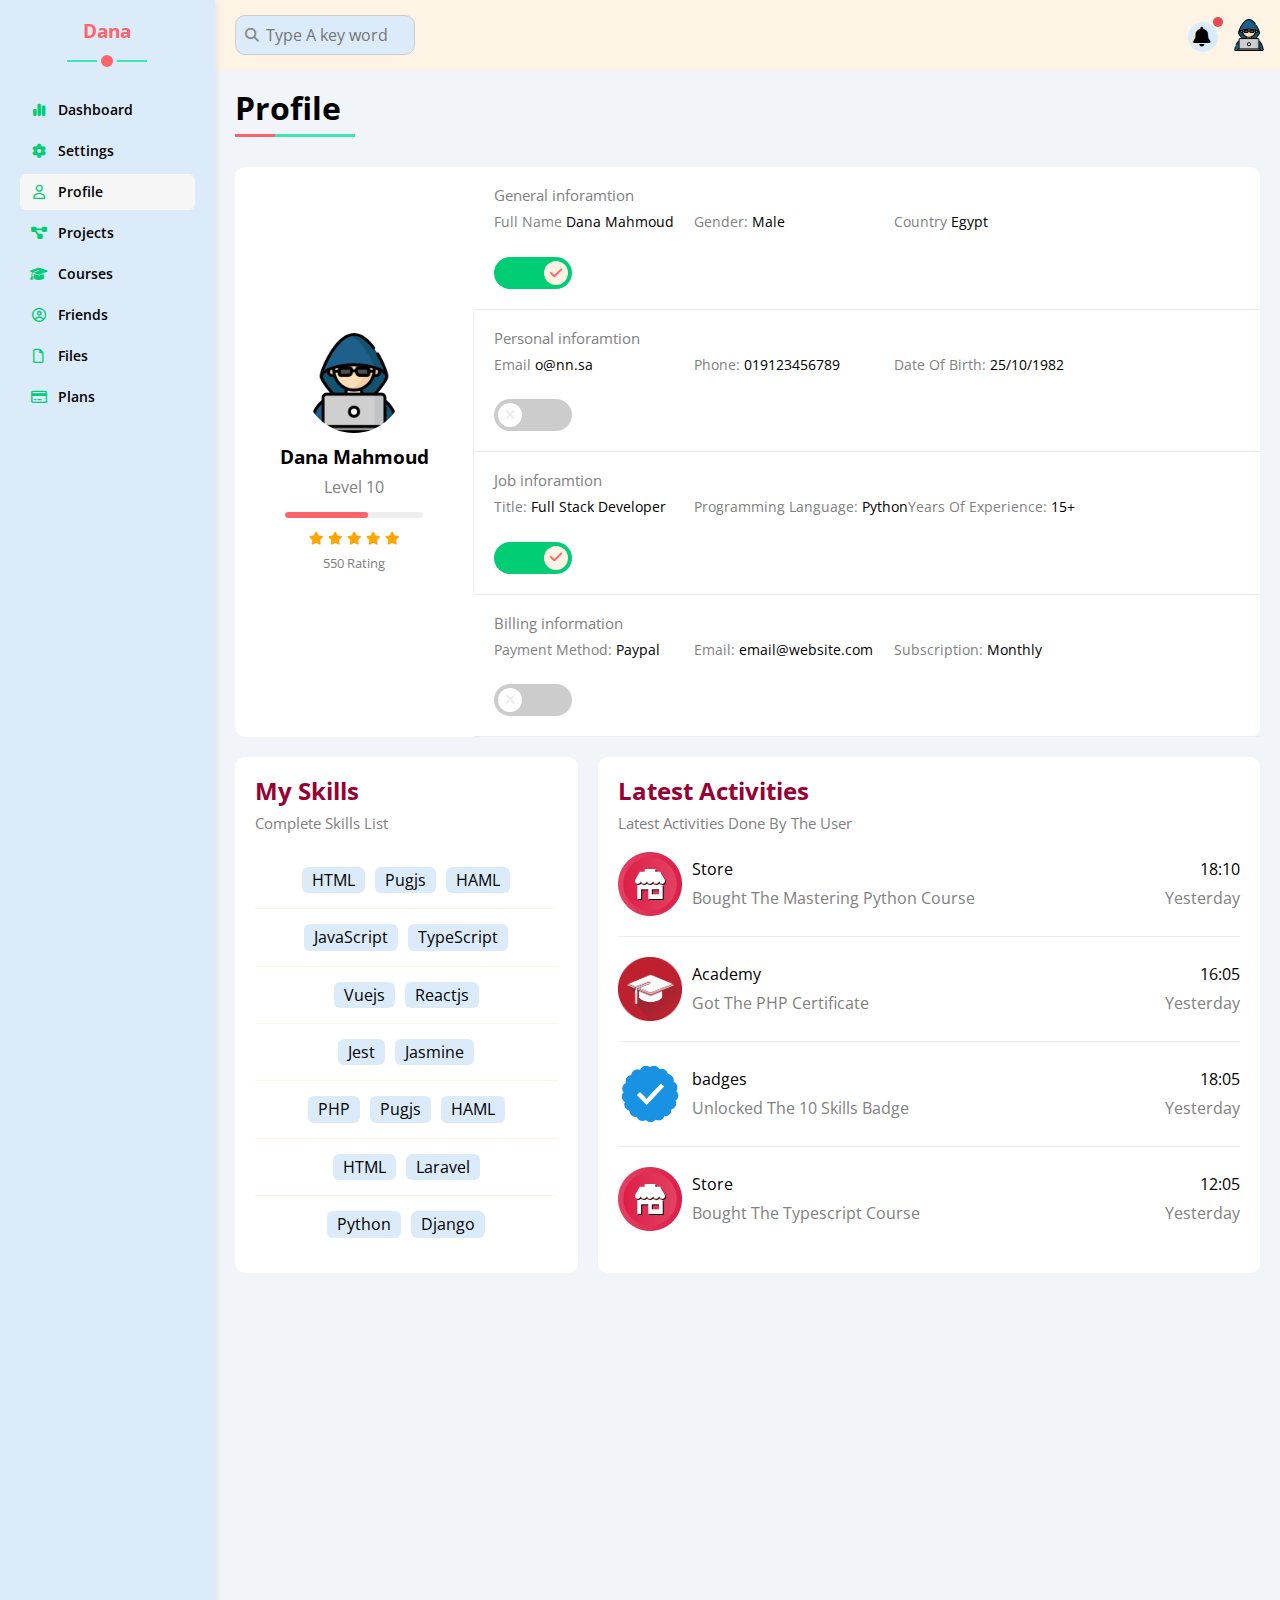
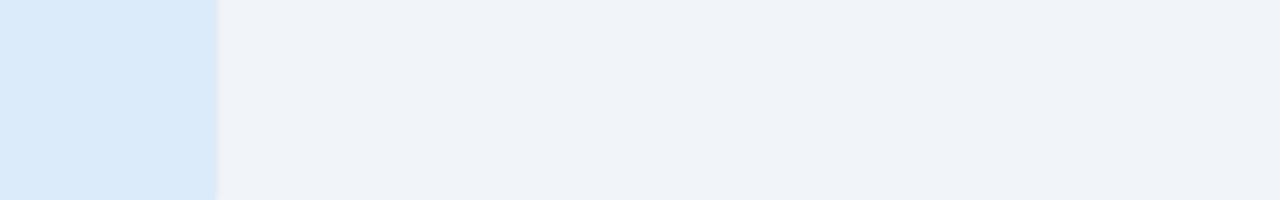
<file: profile.html>
<!DOCTYPE html>
<html lang="en">

<head>
    <meta charset="UTF-8">
    <meta http-equiv="X-UA-Compatible" content="IE=edge">
    <meta name="viewport" content="width=device-width, initial-scale=1.0">
    <link rel="stylesheet" href="css/all.min.css">
    <link rel="stylesheet" href="css/normalize.css">
    <link rel="stylesheet" href="css/framework.css">
    <link rel="stylesheet" href="css/master.css">
    <title>Settings</title>
    <link rel="preconnect" href="https://fonts.googleapis.com">
    <link rel="preconnect" href="https://fonts.gstatic.com" crossorigin>
    <link href="https://fonts.googleapis.com/css2?family=Open+Sans:ital,wght@0,300..800;1,300..800&display=swap"
        rel="stylesheet">
    <link rel="icon" type="image/png" href="images/dashboard.png">
</head>

<body>
    <div class="page d-flex">
        <div class="sidebar bg-white2 p-20 p-relative">
            <h3 class="p-relative txt-c mt-0">Dana</h3>
            <ul>
                <li>
                    <a class="d-flex align-center fs-14 c-black rad-6 p-10" href="index.html">
                        <!-- fa-fw: fixed width -->
                        <i class="fa-solid fa-chart-simple fa-fw"></i>
                        <span>Dashboard</span>
                    </a>
                </li>
                <li>
                    <a class="d-flex align-center fs-14 c-black rad-6 p-10" href="settings.html">
                        <i class="fa-solid fa-gear fa-fw"></i>
                        <span>Settings</span>
                    </a>
                </li>
                <li>
                    <a class="active d-flex align-center fs-14 c-black rad-6 p-10" href="profile.html">
                        <i class="fa-regular fa-user fa-fw"></i>
                        <span>Profile</span>
                    </a>
                </li>
                <li>
                    <a class="d-flex align-center fs-14 c-black rad-6 p-10" href="projects.html">
                        <i class="fa-solid fa-diagram-project fa-fw"></i>
                        <span>Projects</span>
                    </a>
                </li>
                <li>
                    <a class="d-flex align-center fs-14 c-black rad-6 p-10" href="courses.html">
                        <i class="fa-solid fa-graduation-cap fa-fw"></i>
                        <span>Courses</span>
                    </a>
                </li>
                <li>
                    <a class="d-flex align-center fs-14 c-black rad-6 p-10" href="friends.html">
                        <i class="fa-regular fa-circle-user fa-fw"></i>
                        <span>Friends</span>
                    </a>
                </li>
                <li>
                    <a class="d-flex align-center fs-14 c-black rad-6 p-10" href="files.html">
                        <i class="fa-regular fa-file fa-fw"></i>
                        <span>Files</span>
                    </a>
                </li>
                <li>
                    <a class="d-flex align-center fs-14 c-black rad-6 p-10" href="plans.html">
                        <i class="fa-regular fa-credit-card fa-fw"></i>
                        <span>Plans</span>
                    </a>
                </li>
            </ul>
        </div>
        <div class="content w-full">
            <!-- Start Head -->
            <div class="head bg-white p-15 between-flex">
                <div class="search p-relative">
                    <input class="p-10" type="search" placeholder="Type A key word">
                </div>
                <div class="icons d-flex align-center">
                    <span class="notification p-relative">
                        <!-- font awesome large -->
                        <i class="fa-solid fa-bell fa-lg"></i>
                    </span>
                    <img src="images/avatar2.png" alt="">
                </div>
            </div>
            <!-- End Head -->
            <h1 class="p-relative">Profile</h1>
            <div class="profile-page m-20">
                <!-- Start Overview -->
                <div class="overview bg-white rad-10 d-flex align-center center">
                    <div class="avatar-box">
                        <img class="rad-half mb-10" src="images/avatar2.png" alt="">
                        <h3 class="m-0">Dana Mahmoud</h3>
                        <p class="c-grey mt-10">Level 10</p>
                        <div class="level rad-6 bg-eee p-relative">
                            <span style="width: 60%;"></span>
                        </div>
                        <div class="rating mt-10 mb-10"></div>
                        <i class="fa-solid fa-star c-orange fs-13"></i>
                        <i class="fa-solid fa-star c-orange fs-13"></i>
                        <i class="fa-solid fa-star c-orange fs-13"></i>
                        <i class="fa-solid fa-star c-orange fs-13"></i>
                        <i class="fa-solid fa-star c-orange fs-13"></i>
                        <p class="c-grey m-0 fs-13 mt-10">550 Rating</p>
                    </div>
                    <div class="info-box w-full txt-c-mobile">
                        <!-- Start information row -->
                        <div class="box p-20 d-flex align-center">
                            <h4 class="c-grey fs-15 m-0 w-full">General inforamtion</h4>
                            <div class="fs-14">
                                <span class="c-grey">Full Name</span>
                                <span>Dana Mahmoud</span>
                            </div>
                            <div class="fs-14">
                                <span class="c-grey">Gender:</span>
                                <span>Male</span>
                            </div>
                            <div class="fs-14">
                                <span class="c-grey">Country</span>
                                <span>Egypt</span>
                            </div>
                            <div class="fs-14">
                                <label>
                                    <input class="toggle-checkbox" type="checkbox" checked>
                                    <div class="toggle-switch"></div>
                                </label>
                            </div>
                        </div>
                        <div class="box p-20 d-flex align-center">
                            <h4 class="c-grey fs-15 m-0 w-full">Personal inforamtion</h4>
                            <div class="fs-14">
                                <span class="c-grey">Email</span>
                                <span> o@nn.sa</span>
                            </div>
                            <div class="fs-14">
                                <span class="c-grey">Phone:</span>
                                <span>019123456789</span>
                            </div>
                            <div class="fs-14">
                                <span class="c-grey">Date Of Birth:</span>
                                <span> 25/10/1982</span>
                            </div>
                            <div class="fs-14">
                                <label>
                                    <input class="toggle-checkbox" type="checkbox">
                                    <div class="toggle-switch"></div>
                                </label>
                            </div>
                        </div>
                        <div class="box p-20 d-flex align-center">
                            <h4 class="c-grey fs-15 m-0 w-full">Job inforamtion</h4>
                            <div class="fs-14">
                                <span class="c-grey">Title: </span>
                                <span>Full Stack Developer</span>
                            </div>
                            <div class="fs-14">
                                <span class="c-grey">Programming Language:</span>
                                <span>Python</span>
                            </div>
                            <div class="fs-14">
                                <span class="c-grey">Years Of Experience:</span>
                                <span> 15+</span>
                            </div>
                            <div class="fs-14">
                                <label>
                                    <input class="toggle-checkbox" type="checkbox" checked>
                                    <div class="toggle-switch"></div>
                                </label>
                            </div>
                        </div>
                        <div class="box p-20 d-flex align-center">
                            <h4 class="c-grey fs-15 m-0 w-full">Billing information</h4>
                            <div class="fs-14">
                                <span class="c-grey">Payment Method:</span>
                                <span> Paypal</span>
                            </div>
                            <div class="fs-14">
                                <span class="c-grey">Email:</span>
                                <span>email@website.com</span>
                            </div>
                            <div class="fs-14">
                                <span class="c-grey">Subscription:</span>
                                <span> Monthly</span>
                            </div>
                            <div class="fs-14">
                                <label>
                                    <input class="toggle-checkbox" type="checkbox">
                                    <div class="toggle-switch"></div>
                                </label>
                            </div>
                        </div>
                        <!-- End information row -->
                    </div>
                </div>
                <!-- End Overview -->
                <!-- Start Other Data -->
                <div class="other-data d-flex gap-20">
                    <div class="skills-card p-20 bg-white rad-10 mt-20">
                        <h2 class="mt-0 mb-10 c-red">My Skills</h2>
                        <p class="mt-0 mb-20 c-grey fs-15">Complete Skills List</p>
                        <ul class="m-0 txt-c txt-c-mobile">
                            <li><span class="btn-shape">HTML</span><span class="btn-shape">Pugjs</span><span class="btn-shape">HAML</span></li>
                            <li><span class="btn-shape">JavaScript</span><span class="btn-shape">TypeScript</span></li>
                            <li><span class="btn-shape">Vuejs</span><span class="btn-shape">Reactjs</span></li>
                            <li><span class="btn-shape">Jest</span><span class="btn-shape">Jasmine</span></li>
                            <li><span class="btn-shape">PHP</span><span class="btn-shape">Pugjs</span><span class="btn-shape">HAML</span></li>
                            <li><span class="btn-shape">HTML</span><span class="btn-shape">Laravel</span></li>
                            <li><span class="btn-shape">Python</span><span class="btn-shape">Django</span></li>
                        </ul>
                    </div>
                    <div class="activities p-20 bg-white rad-10 mt-20">
                        <h2 class="mt-0 mb-10 c-red">Latest Activities</h2>
                        <p class="mt-0 mb-20 c-grey fs-15">Latest Activities Done By The User</p>
                        <div class="activity d-flex align-center txt-c-mobile">
                            <img decoding="async" src="images/activity-01.png" alt="">
                            <div class="info">
                                <span class="d-block mb-10">Store</span>
                                <span class="c-grey">Bought The Mastering Python Course</span>
                            </div>
                            <div class="date">
                                <span class="d-block mb-10">18:10</span>
                                <span class="c-grey">Yesterday</span>
                            </div>
                        </div>
                        <div class="activity d-flex align-center txt-c-mobile">
                            <img decoding="async" src="images/activity-02.png" alt="">
                            <div class="info">
                                <span class="d-block mb-10">Academy</span>
                                <span class="c-grey">Got The PHP Certificate</span>
                            </div>
                            <div class="date">
                                <span class="d-block mb-10">16:05</span>
                                <span class="c-grey">Yesterday</span>
                            </div>
                        </div>
                        <div class="activity d-flex align-center txt-c-mobile">
                            <img decoding="async" src="images/activity-03.png" alt="">
                            <div class="info">
                                <span class="d-block mb-10">badges</span>
                                <span class="c-grey">Unlocked The 10 Skills Badge</span>
                            </div>
                            <div class="date">
                                <span class="d-block mb-10">18:05</span>
                                <span class="c-grey">Yesterday</span>
                            </div>
                        </div>
                        <div class="activity d-flex align-center txt-c-mobile">
                            <img decoding="async" src="images/activity-01.png" alt="">
                            <div class="info">
                                <span class="d-block mb-10">Store</span>
                                <span class="c-grey">Bought The Typescript Course</span>
                            </div>
                            <div class="date">
                                <span class="d-block mb-10">12:05</span>
                                <span class="c-grey">Yesterday</span>
                            </div>
                        </div>
                    </div>
                </div>
                <!-- End Other Data -->
            </div>
        </div>
    </div>
</body>

</html>
</file>
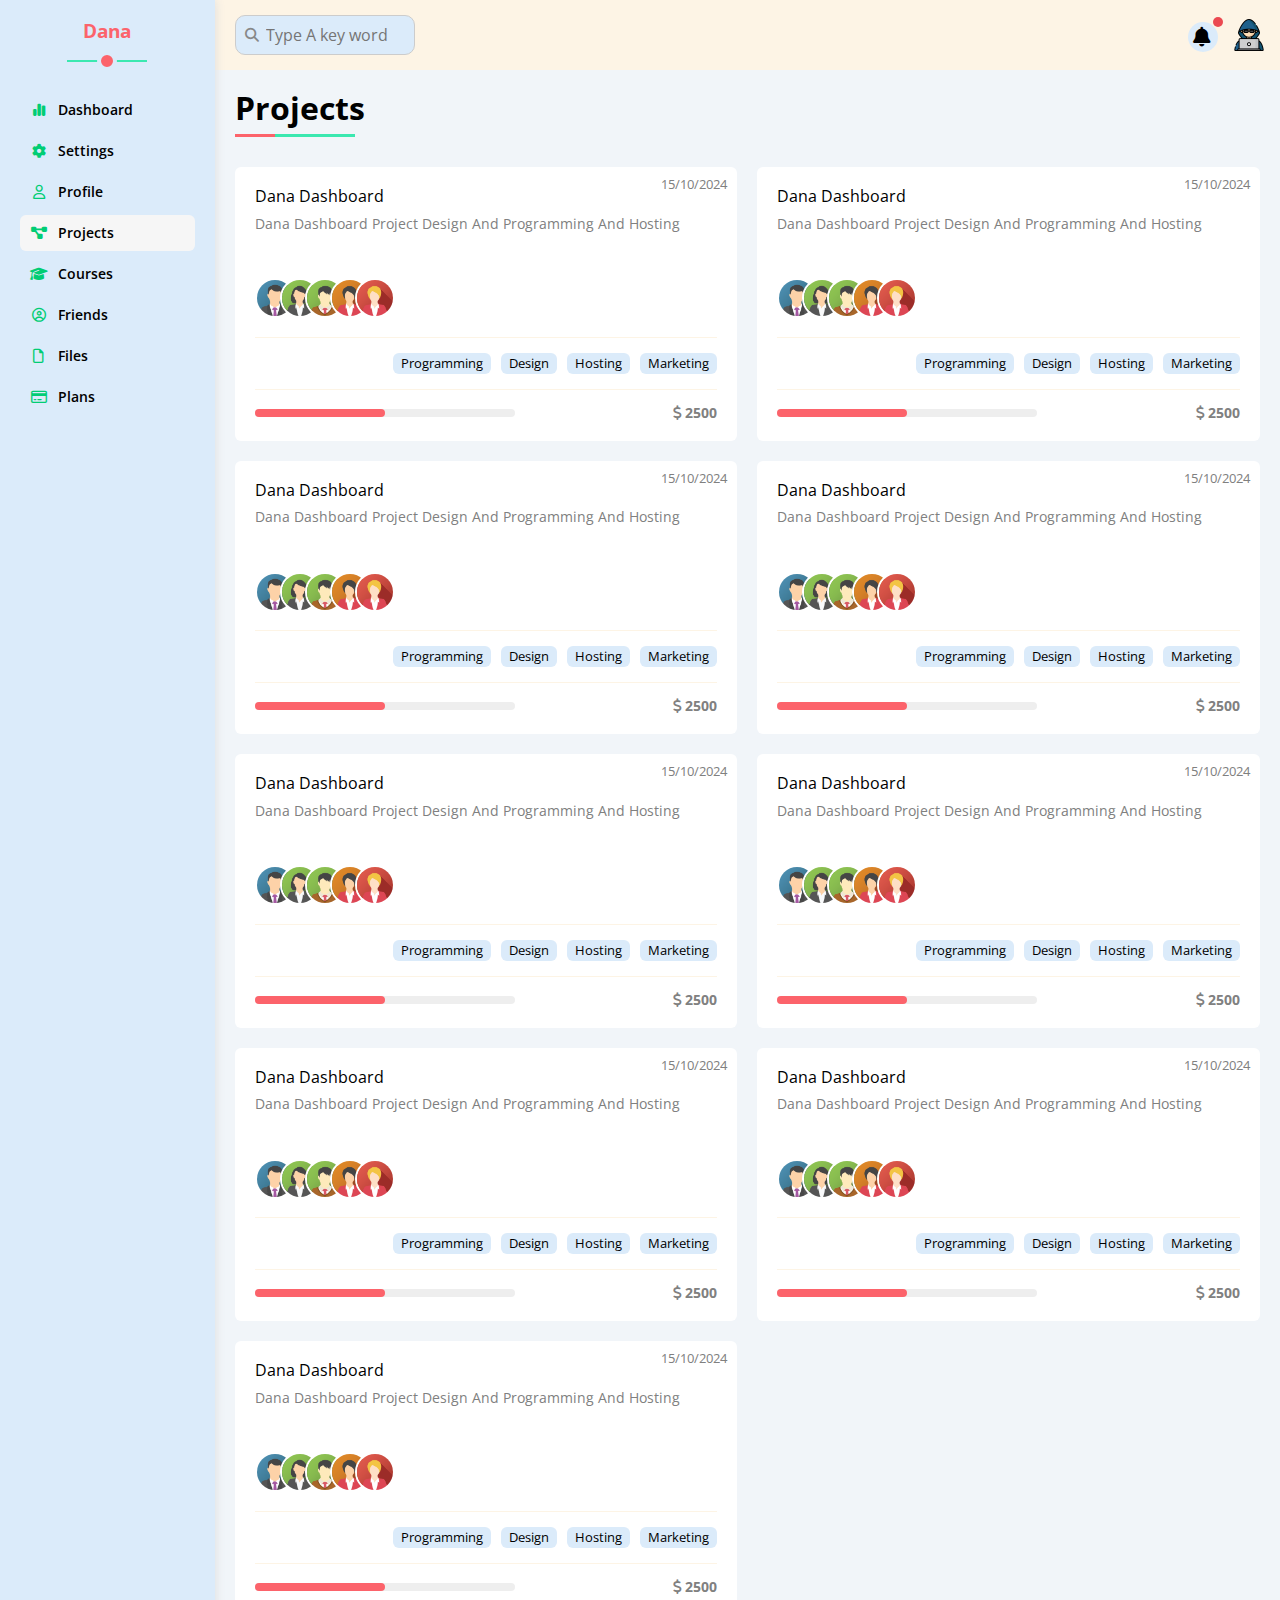
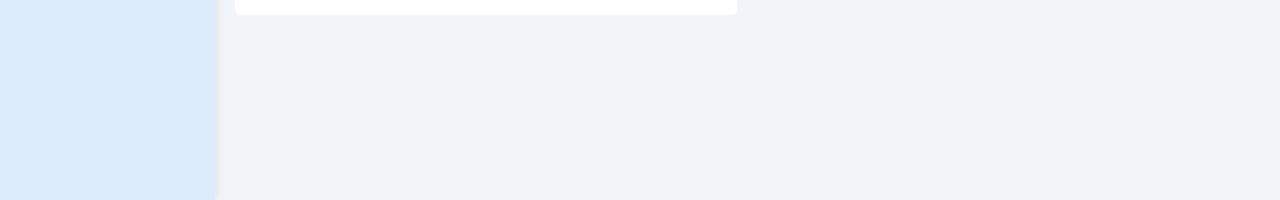
<file: projects.html>
<!DOCTYPE html>
<html lang="en">

<head>
    <meta charset="UTF-8">
    <meta http-equiv="X-UA-Compatible" content="IE=edge">
    <meta name="viewport" content="width=device-width, initial-scale=1.0">
    <link rel="stylesheet" href="css/all.min.css">
    <link rel="stylesheet" href="css/normalize.css">
    <link rel="stylesheet" href="css/framework.css">
    <link rel="stylesheet" href="css/master.css">
    <title>Settings</title>
    <link rel="preconnect" href="https://fonts.googleapis.com">
    <link rel="preconnect" href="https://fonts.gstatic.com" crossorigin>
    <link href="https://fonts.googleapis.com/css2?family=Open+Sans:ital,wght@0,300..800;1,300..800&display=swap"
        rel="stylesheet">
    <link rel="icon" type="image/png" href="images/dashboard.png">
</head>

<body>
    <div class="page d-flex">
        <div class="sidebar bg-white2 p-20 p-relative">
            <h3 class="p-relative txt-c mt-0">Dana</h3>
            <ul>
                <li>
                    <a class="d-flex align-center fs-14 c-black rad-6 p-10" href="index.html">
                        <!-- fa-fw: fixed width -->
                        <i class="fa-solid fa-chart-simple fa-fw"></i>
                        <span>Dashboard</span>
                    </a>
                </li>
                <li>
                    <a class="d-flex align-center fs-14 c-black rad-6 p-10" href="settings.html">
                        <i class="fa-solid fa-gear fa-fw"></i>
                        <span>Settings</span>
                    </a>
                </li>
                <li>
                    <a class="d-flex align-center fs-14 c-black rad-6 p-10" href="profile.html">
                        <i class="fa-regular fa-user fa-fw"></i>
                        <span>Profile</span>
                    </a>
                </li>
                <li>
                    <a class="active d-flex align-center fs-14 c-black rad-6 p-10" href="projects.html">
                        <i class="fa-solid fa-diagram-project fa-fw"></i>
                        <span>Projects</span>
                    </a>
                </li>
                <li>
                    <a class="d-flex align-center fs-14 c-black rad-6 p-10" href="courses.html">
                        <i class="fa-solid fa-graduation-cap fa-fw"></i>
                        <span>Courses</span>
                    </a>
                </li>
                <li>
                    <a class="d-flex align-center fs-14 c-black rad-6 p-10" href="friends.html">
                        <i class="fa-regular fa-circle-user fa-fw"></i>
                        <span>Friends</span>
                    </a>
                </li>
                <li>
                    <a class="d-flex align-center fs-14 c-black rad-6 p-10" href="files.html">
                        <i class="fa-regular fa-file fa-fw"></i>
                        <span>Files</span>
                    </a>
                </li>
                <li>
                    <a class="d-flex align-center fs-14 c-black rad-6 p-10" href="plans.html">
                        <i class="fa-regular fa-credit-card fa-fw"></i>
                        <span>Plans</span>
                    </a>
                </li>
            </ul>
        </div>
        <div class="content w-full">
            <!-- Start Head -->
            <div class="head bg-white p-15 between-flex">
                <div class="search p-relative">
                    <input class="p-10" type="search" placeholder="Type A key word">
                </div>
                <div class="icons d-flex align-center">
                    <span class="notification p-relative">
                        <!-- font awesome large -->
                        <i class="fa-solid fa-bell fa-lg"></i>
                    </span>
                    <img src="images/avatar2.png" alt="">
                </div>
            </div>
            <!-- End Head -->
            <h1 class="p-relative">Projects</h1>
            <div class="projects-page d-grid m-20 gap-20">
                <div class="project bg-white p-20 rad-6 p-relative">
                    <span class="date fs-13 c-grey">15/10/2024</span>
                    <h4 class="m-0 fw-bold">Dana Dashboard</h4>
                    <p class="c-grey mt-10 mb-10 fs-14">Dana Dashboard Project Design And Programming And Hosting</p>
                    <div class="team">
                        <a href="#"><img src="images/team-01.png" alt=""></a>
                        <a href="#"><img src="images/team-02.png" alt=""></a>
                        <a href="#"><img src="images/team-03.png" alt=""></a>
                        <a href="#"><img src="images/team-04.png" alt=""></a>
                        <a href="#"><img src="images/team-05.png" alt=""></a>
                    </div>
                    <div class="done d-flex">
                        <span class="fs-13 btn-shape bg-white2">Programming</span>
                        <span class="fs-13 btn-shape bg-white2">Design</span>
                        <span class="fs-13 btn-shape bg-white2">Hosting</span>
                        <span class="fs-13 btn-shape bg-white2">Marketing</span>
                    </div>
                    <div class="info between-flex">
                        <div class="prog bg-eee">
                            <span class="bg-main" style="width: 50%"></span>
                        </div>
                        <div class="money fs-14 c-grey">
                            <i class="fa-solid fa-dollar-sign"></i>
                            2500
                        </div>
                    </div>
                </div>
                <div class="project bg-white p-20 rad-6 p-relative">
                    <span class="date fs-13 c-grey">15/10/2024</span>
                    <h4 class="m-0 fw-bold">Dana Dashboard</h4>
                    <p class="c-grey mt-10 mb-10 fs-14">Dana Dashboard Project Design And Programming And Hosting</p>
                    <div class="team">
                        <a href="#"><img src="images/team-01.png" alt=""></a>
                        <a href="#"><img src="images/team-02.png" alt=""></a>
                        <a href="#"><img src="images/team-03.png" alt=""></a>
                        <a href="#"><img src="images/team-04.png" alt=""></a>
                        <a href="#"><img src="images/team-05.png" alt=""></a>
                    </div>
                    <div class="done d-flex">
                        <span class="fs-13 btn-shape bg-white2">Programming</span>
                        <span class="fs-13 btn-shape bg-white2">Design</span>
                        <span class="fs-13 btn-shape bg-white2">Hosting</span>
                        <span class="fs-13 btn-shape bg-white2">Marketing</span>
                    </div>
                    <div class="info between-flex">
                        <div class="prog bg-eee">
                            <span class="bg-main" style="width: 50%"></span>
                        </div>
                        <div class="money fs-14 c-grey">
                            <i class="fa-solid fa-dollar-sign"></i>
                            2500
                        </div>
                    </div>
                </div>
                <div class="project bg-white p-20 rad-6 p-relative">
                    <span class="date fs-13 c-grey">15/10/2024</span>
                    <h4 class="m-0 fw-bold">Dana Dashboard</h4>
                    <p class="c-grey mt-10 mb-10 fs-14">Dana Dashboard Project Design And Programming And Hosting</p>
                    <div class="team">
                        <a href="#"><img src="images/team-01.png" alt=""></a>
                        <a href="#"><img src="images/team-02.png" alt=""></a>
                        <a href="#"><img src="images/team-03.png" alt=""></a>
                        <a href="#"><img src="images/team-04.png" alt=""></a>
                        <a href="#"><img src="images/team-05.png" alt=""></a>
                    </div>
                    <div class="done d-flex">
                        <span class="fs-13 btn-shape bg-white2">Programming</span>
                        <span class="fs-13 btn-shape bg-white2">Design</span>
                        <span class="fs-13 btn-shape bg-white2">Hosting</span>
                        <span class="fs-13 btn-shape bg-white2">Marketing</span>
                    </div>
                    <div class="info between-flex">
                        <div class="prog bg-eee">
                            <span class="bg-main" style="width: 50%"></span>
                        </div>
                        <div class="money fs-14 c-grey">
                            <i class="fa-solid fa-dollar-sign"></i>
                            2500
                        </div>
                    </div>
                </div>
                <div class="project bg-white p-20 rad-6 p-relative">
                    <span class="date fs-13 c-grey">15/10/2024</span>
                    <h4 class="m-0 fw-bold">Dana Dashboard</h4>
                    <p class="c-grey mt-10 mb-10 fs-14">Dana Dashboard Project Design And Programming And Hosting</p>
                    <div class="team">
                        <a href="#"><img src="images/team-01.png" alt=""></a>
                        <a href="#"><img src="images/team-02.png" alt=""></a>
                        <a href="#"><img src="images/team-03.png" alt=""></a>
                        <a href="#"><img src="images/team-04.png" alt=""></a>
                        <a href="#"><img src="images/team-05.png" alt=""></a>
                    </div>
                    <div class="done d-flex">
                        <span class="fs-13 btn-shape bg-white2">Programming</span>
                        <span class="fs-13 btn-shape bg-white2">Design</span>
                        <span class="fs-13 btn-shape bg-white2">Hosting</span>
                        <span class="fs-13 btn-shape bg-white2">Marketing</span>
                    </div>
                    <div class="info between-flex">
                        <div class="prog bg-eee">
                            <span class="bg-main" style="width: 50%"></span>
                        </div>
                        <div class="money fs-14 c-grey">
                            <i class="fa-solid fa-dollar-sign"></i>
                            2500
                        </div>
                    </div>
                </div>
                <div class="project bg-white p-20 rad-6 p-relative">
                    <span class="date fs-13 c-grey">15/10/2024</span>
                    <h4 class="m-0 fw-bold">Dana Dashboard</h4>
                    <p class="c-grey mt-10 mb-10 fs-14">Dana Dashboard Project Design And Programming And Hosting</p>
                    <div class="team">
                        <a href="#"><img src="images/team-01.png" alt=""></a>
                        <a href="#"><img src="images/team-02.png" alt=""></a>
                        <a href="#"><img src="images/team-03.png" alt=""></a>
                        <a href="#"><img src="images/team-04.png" alt=""></a>
                        <a href="#"><img src="images/team-05.png" alt=""></a>
                    </div>
                    <div class="done d-flex">
                        <span class="fs-13 btn-shape bg-white2">Programming</span>
                        <span class="fs-13 btn-shape bg-white2">Design</span>
                        <span class="fs-13 btn-shape bg-white2">Hosting</span>
                        <span class="fs-13 btn-shape bg-white2">Marketing</span>
                    </div>
                    <div class="info between-flex">
                        <div class="prog bg-eee">
                            <span class="bg-main" style="width: 50%"></span>
                        </div>
                        <div class="money fs-14 c-grey">
                            <i class="fa-solid fa-dollar-sign"></i>
                            2500
                        </div>
                    </div>
                </div>
                <div class="project bg-white p-20 rad-6 p-relative">
                    <span class="date fs-13 c-grey">15/10/2024</span>
                    <h4 class="m-0 fw-bold">Dana Dashboard</h4>
                    <p class="c-grey mt-10 mb-10 fs-14">Dana Dashboard Project Design And Programming And Hosting</p>
                    <div class="team">
                        <a href="#"><img src="images/team-01.png" alt=""></a>
                        <a href="#"><img src="images/team-02.png" alt=""></a>
                        <a href="#"><img src="images/team-03.png" alt=""></a>
                        <a href="#"><img src="images/team-04.png" alt=""></a>
                        <a href="#"><img src="images/team-05.png" alt=""></a>
                    </div>
                    <div class="done d-flex">
                        <span class="fs-13 btn-shape bg-white2">Programming</span>
                        <span class="fs-13 btn-shape bg-white2">Design</span>
                        <span class="fs-13 btn-shape bg-white2">Hosting</span>
                        <span class="fs-13 btn-shape bg-white2">Marketing</span>
                    </div>
                    <div class="info between-flex">
                        <div class="prog bg-eee">
                            <span class="bg-main" style="width: 50%"></span>
                        </div>
                        <div class="money fs-14 c-grey">
                            <i class="fa-solid fa-dollar-sign"></i>
                            2500
                        </div>
                    </div>
                </div>
                <div class="project bg-white p-20 rad-6 p-relative">
                    <span class="date fs-13 c-grey">15/10/2024</span>
                    <h4 class="m-0 fw-bold">Dana Dashboard</h4>
                    <p class="c-grey mt-10 mb-10 fs-14">Dana Dashboard Project Design And Programming And Hosting</p>
                    <div class="team">
                        <a href="#"><img src="images/team-01.png" alt=""></a>
                        <a href="#"><img src="images/team-02.png" alt=""></a>
                        <a href="#"><img src="images/team-03.png" alt=""></a>
                        <a href="#"><img src="images/team-04.png" alt=""></a>
                        <a href="#"><img src="images/team-05.png" alt=""></a>
                    </div>
                    <div class="done d-flex">
                        <span class="fs-13 btn-shape bg-white2">Programming</span>
                        <span class="fs-13 btn-shape bg-white2">Design</span>
                        <span class="fs-13 btn-shape bg-white2">Hosting</span>
                        <span class="fs-13 btn-shape bg-white2">Marketing</span>
                    </div>
                    <div class="info between-flex">
                        <div class="prog bg-eee">
                            <span class="bg-main" style="width: 50%"></span>
                        </div>
                        <div class="money fs-14 c-grey">
                            <i class="fa-solid fa-dollar-sign"></i>
                            2500
                        </div>
                    </div>
                </div>
                <div class="project bg-white p-20 rad-6 p-relative">
                    <span class="date fs-13 c-grey">15/10/2024</span>
                    <h4 class="m-0 fw-bold">Dana Dashboard</h4>
                    <p class="c-grey mt-10 mb-10 fs-14">Dana Dashboard Project Design And Programming And Hosting</p>
                    <div class="team">
                        <a href="#"><img src="images/team-01.png" alt=""></a>
                        <a href="#"><img src="images/team-02.png" alt=""></a>
                        <a href="#"><img src="images/team-03.png" alt=""></a>
                        <a href="#"><img src="images/team-04.png" alt=""></a>
                        <a href="#"><img src="images/team-05.png" alt=""></a>
                    </div>
                    <div class="done d-flex">
                        <span class="fs-13 btn-shape bg-white2">Programming</span>
                        <span class="fs-13 btn-shape bg-white2">Design</span>
                        <span class="fs-13 btn-shape bg-white2">Hosting</span>
                        <span class="fs-13 btn-shape bg-white2">Marketing</span>
                    </div>
                    <div class="info between-flex">
                        <div class="prog bg-eee">
                            <span class="bg-main" style="width: 50%"></span>
                        </div>
                        <div class="money fs-14 c-grey">
                            <i class="fa-solid fa-dollar-sign"></i>
                            2500
                        </div>
                    </div>
                </div>
                <div class="project bg-white p-20 rad-6 p-relative">
                    <span class="date fs-13 c-grey">15/10/2024</span>
                    <h4 class="m-0 fw-bold">Dana Dashboard</h4>
                    <p class="c-grey mt-10 mb-10 fs-14">Dana Dashboard Project Design And Programming And Hosting</p>
                    <div class="team">
                        <a href="#"><img src="images/team-01.png" alt=""></a>
                        <a href="#"><img src="images/team-02.png" alt=""></a>
                        <a href="#"><img src="images/team-03.png" alt=""></a>
                        <a href="#"><img src="images/team-04.png" alt=""></a>
                        <a href="#"><img src="images/team-05.png" alt=""></a>
                    </div>
                    <div class="done d-flex">
                        <span class="fs-13 btn-shape bg-white2">Programming</span>
                        <span class="fs-13 btn-shape bg-white2">Design</span>
                        <span class="fs-13 btn-shape bg-white2">Hosting</span>
                        <span class="fs-13 btn-shape bg-white2">Marketing</span>
                    </div>
                    <div class="info between-flex">
                        <div class="prog bg-eee">
                            <span class="bg-main" style="width: 50%"></span>
                        </div>
                        <div class="money fs-14 c-grey">
                            <i class="fa-solid fa-dollar-sign"></i>
                            2500
                        </div>
                    </div>
                </div>
            </div>
        </div>
    </div>
</body>

</html>
</file>
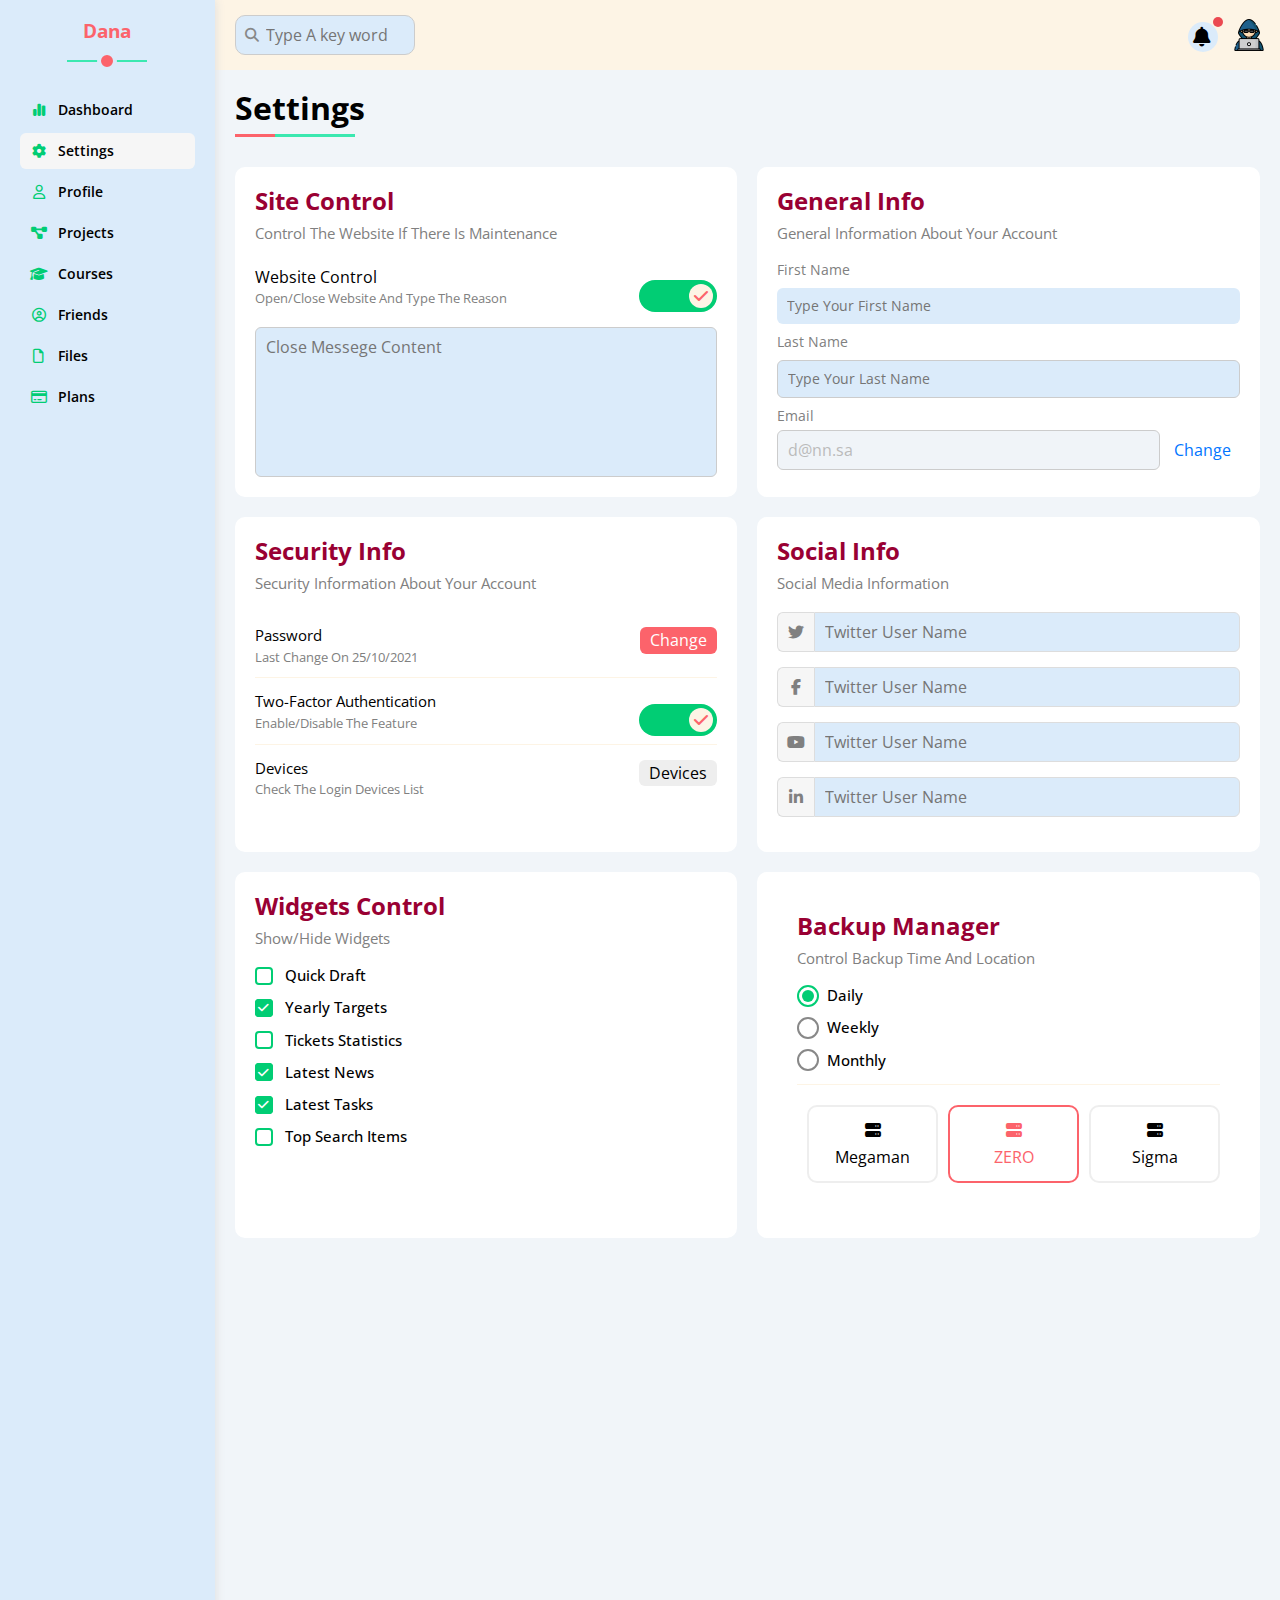
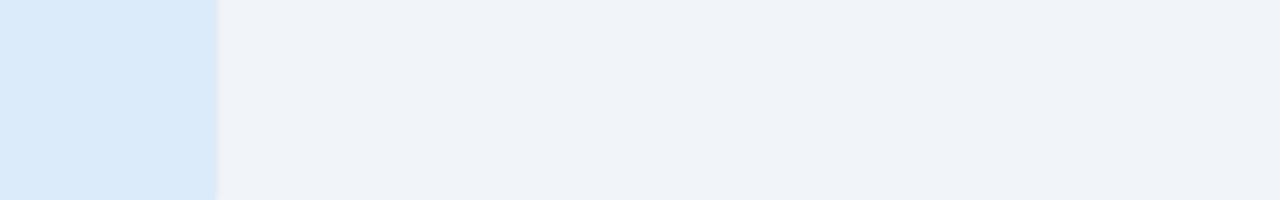
<file: settings.html>
<!DOCTYPE html>
<html lang="en">

<head>
    <meta charset="UTF-8">
    <meta http-equiv="X-UA-Compatible" content="IE=edge">
    <meta name="viewport" content="width=device-width, initial-scale=1.0">
    <link rel="stylesheet" href="css/all.min.css">
    <link rel="stylesheet" href="css/normalize.css">
    <link rel="stylesheet" href="css/framework.css">
    <link rel="stylesheet" href="css/master.css">
    <title>Settings</title>
    <link rel="preconnect" href="https://fonts.googleapis.com">
    <link rel="preconnect" href="https://fonts.gstatic.com" crossorigin>
    <link href="https://fonts.googleapis.com/css2?family=Open+Sans:ital,wght@0,300..800;1,300..800&display=swap"
        rel="stylesheet">
    <link rel="icon" type="image/png" href="images/dashboard.png">
</head>

<body>
    <div class="page d-flex">
        <div class="sidebar bg-white2 p-20 p-relative">
            <h3 class="p-relative txt-c mt-0">Dana</h3>
            <ul>
                <li>
                    <a class="d-flex align-center fs-14 c-black rad-6 p-10" href="index.html">
                        <!-- fa-fw: fixed width -->
                        <i class="fa-solid fa-chart-simple fa-fw"></i>
                        <span>Dashboard</span>
                    </a>
                </li>
                <li>
                    <a class="active d-flex align-center fs-14 c-black rad-6 p-10" href="settings.html">
                        <i class="fa-solid fa-gear fa-fw"></i>
                        <span>Settings</span>
                    </a>
                </li>
                <li>
                    <a class="d-flex align-center fs-14 c-black rad-6 p-10" href="profile.html">
                        <i class="fa-regular fa-user fa-fw"></i>
                        <span>Profile</span>
                    </a>
                </li>
                <li>
                    <a class="d-flex align-center fs-14 c-black rad-6 p-10" href="projects.html">
                        <i class="fa-solid fa-diagram-project fa-fw"></i>
                        <span>Projects</span>
                    </a>
                </li>
                <li>
                    <a class="d-flex align-center fs-14 c-black rad-6 p-10" href="courses.html">
                        <i class="fa-solid fa-graduation-cap fa-fw"></i>
                        <span>Courses</span>
                    </a>
                </li>
                <li>
                    <a class="d-flex align-center fs-14 c-black rad-6 p-10" href="friends.html">
                        <i class="fa-regular fa-circle-user fa-fw"></i>
                        <span>Friends</span>
                    </a>
                </li>
                <li>
                    <a class="d-flex align-center fs-14 c-black rad-6 p-10" href="files.html">
                        <i class="fa-regular fa-file fa-fw"></i>
                        <span>Files</span>
                    </a>
                </li>
                <li>
                    <a class="d-flex align-center fs-14 c-black rad-6 p-10" href="plans.html">
                        <i class="fa-regular fa-credit-card fa-fw"></i>
                        <span>Plans</span>
                    </a>
                </li>
            </ul>
        </div>
        <div class="content w-full">
            <!-- Start Head -->
            <div class="head bg-white p-15 between-flex">
                <div class="search p-relative">
                    <input class="p-10" type="search" placeholder="Type A key word">
                </div>
                <div class="icons d-flex align-center">
                    <span class="notification p-relative">
                        <!-- font awesome large -->
                        <i class="fa-solid fa-bell fa-lg"></i>
                    </span>
                    <img src="images/avatar2.png" alt="">
                </div>
            </div>
            <!-- End Head -->
            <h1 class="p-relative">Settings</h1>
            <div class="settings-page m-20 d-grid gap-20">
                <!-- Start Settings Box -->
                <div class="p-20 bg-white rad-10">
                    <h2 class="mt-0 mb-10 c-red">Site Control</h2>
                    <p class="c-grey mt-0 mb-20 fs-15">Control The Website If There Is Maintenance</p>
                    <div class="mb-15 between-flex">
                        <div>
                            <span>Website Control</span>
                            <p class="c-grey mt-5 mb-0 fs-13">Open/Close Website And Type The Reason</p>
                        </div>
                        <div>
                            <label>
                                <input class="toggle-checkbox" type="checkbox" checked>
                                <div class="toggle-switch"></div>
                            </label>
                        </div>
                    </div>
                    <textarea class="close-messege p-10 rad-6 d-block w-full"
                        placeholder="Close Messege Content"></textarea>
                </div>
                <!-- end Setting Box -->
                <!-- Start General Info -->
                <div class="p-20 bg-white rad-10">
                    <h2 class="mt-0 mb-10 c-red">General Info</h2>
                    <p class="c-grey mt-0 mb-20 fs-15">General Information About Your Account</p>
                    <div class="input-info">
                        <label class="fs-14 d-block c-grey mb-10" for="first">First Name</label>
                        <input class="bg-white2 b-none w-full rad-6 p-10 fs-14 mb-10" type="text" id="first"
                            placeholder="Type Your First Name">
                        <label class="fs-14 d-block c-grey mb-10" for="last">Last Name</label>
                        <input class="b-ccc bg-white2 b-none w-full rad-6 p-10 fs-14 mb-10" type="text" id="last"
                            placeholder="Type Your Last Name">
                        <label class="fs-14 c-grey d-block mb-5" for="email">Email</label>
                        <input class="email b-none bg-eee b-ccc p-10 rad-6 w-full mr-10" type="email" id="email"
                            type="email" value="d@nn.sa" disabled>
                        <a href="#" class="c-blue">Change</a>
                    </div>
                </div>
                <!-- End General Info -->
                <!-- Start site Control -->
                <div class="sec-box p-20 bg-white rad-10 ">
                    <h2 class=" mt-0 mb-10 c-red">Security Info</h2>
                    <p class="c-grey mt-0 mb-20 fs-15">Security Information About Your Account</p>
                    <div class="sec-1 space-between ">
                        <div class="info">
                            <p class="c-black fs-15 mb-0">Password</p>
                            <p class="c-grey fs-13 mt-5">Last Change On 25/10/2021</p>
                        </div>
                        <div>
                            <a class="btn-shape c-white bg-main d-block mt-15" href="#">Change</a>
                        </div>
                    </div>
                    <div class="sec-2 space-between align-center">
                        <div class="info">
                            <p class="c-black fs-15 mb-0">Two-Factor Authentication</p>
                            <p class="c-grey fs-13 mt-5"> Enable/Disable The Feature</p>
                        </div>
                        <div>
                            <label>
                                <input class="toggle-checkbox" type="checkbox" checked>
                                <div class="toggle-switch"></div>
                            </label>
                        </div>
                    </div>
                    <div class="sec-3 space-between">
                        <div class="info">
                            <p class="c-black fs-15 mb-0">Devices</p>
                            <p class="c-grey fs-13 mt-5">Check The Login Devices List</p>
                        </div>
                        <div>
                            <a class=" d-block c-black bg-eee mt-15 btn-shape" href="#">Devices</a>
                        </div>
                    </div>
                </div>
                <!-- End site Control -->
                <!-- Start Social info -->
                <div class="social-boxes p-20 bg-white rad-10">
                    <h2 class=" mt-0 mb-10 c-red">Social Info</h2>
                    <p class="c-grey mt-0 mb-20 fs-15">Social Media Information</p>
                    <div class="d-flex align-center mb-15">
                        <i class="twitter fa-brands fa-twitter center-flex c-grey"></i>
                        <input class="w-full" type="text" placeholder="Twitter User Name">
                    </div>
                    <div class="d-flex align-center mb-15">
                        <i class="facebook fa-brands fa-facebook-f center-flex c-grey"></i>
                        <input class="w-full" type="text" placeholder="Twitter User Name">
                    </div>
                    <div class="d-flex align-center mb-15">
                        <i class="youtube fa-brands fa-youtube center-flex c-grey"></i>
                        <input class="w-full" type="text" placeholder="Twitter User Name">
                    </div>
                    <div class="d-flex align-center mb-15">
                        <i class="linkedin fa-brands fa-linkedin-in center-flex c-grey"></i>
                        <input class="w-full" type="text" placeholder="Twitter User Name">
                    </div>
                </div>
                <!-- End Social info -->
                <!-- Start Widgets Control -->
                <div class="widgets-control p-20 bg-white rad-10">
                    <h2 class=" mt-0 mb-10 c-red">Widgets Control</h2>
                    <p class="c-grey mt-0 mb-20 fs-15">Show/Hide Widgets</p>
                    <div class="control d-flex align-center mb-15">
                        <input type="checkbox" id="one">
                        <label for="one">Quick Draft</label>
                    </div>
                    <div class="control d-flex align-center mb-15">
                        <input type="checkbox" id="two" checked>
                        <label for="two">Yearly Targets</label>
                    </div>
                    <div class="control d-flex align-center mb-15">
                        <input type="checkbox" id="three">
                        <label for="three">Tickets Statistics</label>
                    </div>
                    <div class="control d-flex align-center mb-15">
                        <input type="checkbox" id="four" checked>
                        <label for="four">Latest News</label>
                    </div>
                    <div class="control d-flex align-center mb-15">
                        <input type="checkbox" id="five" checked>
                        <label for="five">Latest Tasks</label>
                    </div>
                    <div class="control d-flex align-center mb-15">
                        <input type="checkbox" id="six">
                        <label for="six">Top Search Items</label>
                    </div>
                </div>
                <!-- End Widgets Control -->
                <!-- Start Backup Manager -->
                <div class="backup-control p-20 bg-white rad-10">
                    <div class="backup-control p-20 bg-white rad-10">
                        <h2 class="mt-0 mb-10 c-red">Backup Manager</h2>
                        <p class="mt-0 mb-20 c-grey fs-15">Control Backup Time And Location</p>
                        <div class="date d-flex align-center mb-15">
                            <input type="radio" name="time" id="daily" checked />
                            <label for="daily">Daily</label>
                        </div>
                        <div class="date d-flex align-center mb-15">
                            <input type="radio" name="time" id="weekly" />
                            <label for="weekly">Weekly</label>
                        </div>
                        <div class="date d-flex align-center mb-15">
                            <input type="radio" name="time" id="monthly" />
                            <label for="monthly">Monthly</label>
                        </div>
                        <div class="servers d-flex align-center txt-c">
                            <input type="radio" name="servers" id="server-one">
                            <div class="server mb-15 rad-10 w-full">
                                <label class="d-block m-15" for="server-one">
                                    <i class="fa-solid fa-server d-block mb-10"></i>
                                    Megaman
                                </label>
                            </div>
                            <input type="radio" name="servers" id="server-two" checked>
                            <div class="server mb-15 rad-10 w-full">
                                <label class="d-block m-15" for="server-two">
                                    <i class="fa-solid fa-server d-block mb-10"></i>
                                    ZERO
                                </label>
                            </div>
                            <input type="radio" name="servers" id="server-three">
                            <div class="server mb-15 rad-10 w-full">
                                <label class="d-block m-15" for="server-three">
                                    <i class="fa-solid fa-server d-block mb-10"></i>
                                    Sigma
                                </label>
                            </div>
                        </div>
                    </div>
                    <!-- End Backup Manager -->
                </div>
            </div>
        </div>
    </div>
</body>

</html>
</file>
<file: css/framework.css>
/* Start box */
.d-flex {
    display: flex;
}

.align-center {
    align-items: center;
}

.w-full {
    width: 100%;
}

.d-grid {
    display: grid;
}

.d-block {
    display: block;
}

.gap-20 {
    gap: 20px;
}

.w-fit {
    width: fit-content;
}
.w-100{
    width: 100px;
}
.h-100 {
    height: 100px;
}

.h-full {
    height: 100%;
}

.space-between {
    display: flex;
    justify-content: space-between;
}

@media (max-width: 767px) {
    .block-mobile {
        display: block;
    }

    .hide-in-mobile {
        display: none;
    }
}

/* End box */
/* Start padding + Margin */
.p-5 {
    padding: 5px;
}

.p-10 {
    padding: 10px;
}

.p-15 {
    padding: 15px;
}

.p-20 {
    padding: 20px;
}

.pt-10 {
    padding-top: 10px;
}

.pt-15 {
    padding-top: 15px;
}

.pt-20 {
    padding-top: 15px;
}

.pr-20 {
    padding-right: 20px;
}

.pl-15 {
    padding-left: 20px;
}

.pl-20 {
    padding-left: 20px;
}

.pb-10 {
    padding-bottom: 10px;
}

.pb-15 {
    padding-bottom: 15px;
}

.pb-20 {
    padding-bottom: 15px;
}

.m-0 {
    margin: 0;
}

.m-15 {
    margin: 15px;
}

.m-20 {
    margin: 20px;
}

.mt-0 {
    margin-top: 0;
}

.mt-5 {
    margin-top: 5px;
}

.mt-10 {
    margin-top: 10px;
}

.mt-15 {
    margin-top: 15px;
}

.mt-20 {
    margin-top: 20px;
}

.mt-25 {
    margin-top: 20px;
}

.mr-5 {
    margin-right: 5px;
}

.mr-10 {
    margin-right: 10px;
}

.mr-15 {
    margin-right: 10px;
}

.mb-0 {
    margin-bottom: 0;
}

.mb-5 {
    margin-bottom: 5px;
}

.mb-10 {
    margin-bottom: 10px;
}

.mb-15 {
    margin-bottom: 15px;
}

.mb-20 {
    margin-bottom: 20px;
}

.mb-25 {
    margin-bottom: 20px;
}

.ml-10 {
    margin-left: 10px;
}



/* End padding + Margin */
/* Start color */
.bg-white {
    background-color: white;
}

.bg-white2 {
    background-color: #dbebfa;
}

.bg-eee {
    background-color: #eee;
}

.bg-main {
    background-color: #fc636b;
}

.bg-sub {
    background-color: #3be8b1;
}

.bg-blue {
    background-color: #0075ff;
}

.bg-green {
    background-color: #22c55e;
}

.bg-orange {
    background-color: orange;
}

.bg-red {
    background-color: #990033;
}

.c-black {
    color: black;
}

.c-grey {
    color: grey;
}

.c-red {
    color: #990033;
}

.c-red-l {
    color: #ed2929;
}

.c-main {
    color: #fc636b;
}

.c-sub {
    color: #01cd74;
}

.c-white {
    color: white;
}

.c-orange {
    color: orange;
}

.c-blue {
    color: #0075ff;
}

.c-green {
    color: #22c55e;
}

/* End color */
/* Start Position */
.p-relative {
    position: relative;
}

.p-absolute {
    position: absolute;
}
/* End Position */
/* Start Font */
.txt-c {
    text-align: center;
}

.fs-12 {
    font-size: 12px;
}

.fs-13 {
    font-size: 13px;
}

.fs-14 {
    font-size: 14px;
}

.fs-15 {
    font-size: 15px;
}

.fs-18 {
    font-size: 18px;
}

.fw-bold {
    font-weight: bold;
}

@media (max-width: 767px) {
    .txt-c-mobile {
        text-align: center;
    }
}

/* End Font */
/* Start border */
.b-none {
    border: none;
}

.b-ccc {
    border: 1px solid #ccc;
}

.rad-6 {
    border-radius: 6px;
}

.rad-10 {
    border-radius: 10px;
}

.rad-half {
    border-radius: 50%;
}

/* End border */
/* Start Components */
.between-flex {
    display: flex;
    align-items: center;
    justify-content: space-between;
}

.center-flex {
    display: flex;
    align-items: center;
    justify-content: center;
}

.btn-shape {
    border-radius: 6px;
    padding: 4px 10px;
}

.border-bottom {
    border-bottom: 1px solid rgb(249, 233, 205);
}

.border-eee{
    border: 1px solid #eee;
}

/* End Components */
</file>
<file: css/master.css>
/* Start Global rules */
:root {
    --blue-color: #0075ff;
    --blue-alt-color: #0d69d5;
    --orange-color: #f59e0b;
    --green-color: #22c55e;
    --red-color: #eb4951;
    --grey-color: #888;
    --main-color: #fc636b;
    --sub-color: #3be8b0;
    --sub-color2: #01cd74;
    --side-bg-color: #dbebfa;
    --bage-color: rgb(253, 244, 229);
}

* {
    box-sizing: border-box;
}

body {
    font-family: "Open Sans", sans-serif;
    margin: 0;
}

*:focus {
    outline: none;
}

a {
    text-decoration: none;
}

.page {
    background-color: #f1f5f9;
    min-height: 200vh;
}

ul {
    list-style: none;
    padding: 0;
}

::-webkit-scrollbar {
    width: 15px;
}

::-webkit-scrollbar-track {
    background-color: var(--side-bg-color);
}

::-webkit-scrollbar-thumb {
    background-color: var(--main-color);
}

::-webkit-scrollbar-thumb:hover {
    background-color: var(--red-color);
}

/* Start Checkbox */
/* <label>
                    <input class="toggle-checkbox" type="checkbox" checked>
                    <div class="toggle-switch"></div>
                </label> */
.toggle-checkbox {
    appearance: none;
}

.toggle-switch {
    background-color: #ccc;
    width: 78px;
    height: 32px;
    border-radius: 16px;
    position: relative;
    transition: 0.3s ease-in-out;
    cursor: pointer;
}

.toggle-switch::before {
    font-family: var(--fa-style-family-classic);
    content: '\f00d';
    font-weight: 900;
    background-color: white;
    width: 24px;
    height: 24px;
    border-radius: 50%;
    position: absolute;
    top: 4px;
    left: 4px;
    display: flex;
    justify-content: center;
    align-items: center;
    color: #eee;
    transition: 0.3s ease-in-out;
}

.toggle-checkbox:checked+.toggle-switch {
    background-color: var(--sub-color2);

}

.toggle-checkbox:checked+.toggle-switch::before {
    content: "\f00c";
    left: 50px;
    color: var(--main-color);
    background-color: var(--bage-color);
}

/* End Checkbox */
/* End Global rules */
/* Start Sidebar */
.sidebar {
    width: 250px;
    box-shadow: 0 0 10px #ddd;
}

.sidebar>h3 {
    margin-bottom: 50px;
    color: var(--main-color);

}

.sidebar>h3::before,
.sidebar>h3::after {
    content: '';

    position: absolute;
    transform: translateX(-50%);
    left: 50%;
}

.sidebar>h3::before {
    width: 80px;
    height: 2px;
    bottom: -20px;
    background-color: var(--sub-color);
}

.sidebar>h3::after {
    bottom: -29px;
    width: 12px;
    height: 12px;
    border-radius: 50%;
    border: 4px solid var(--side-bg-color);
    background-color: var(--main-color);
}

.sidebar ul li a {
    transition: 0.3s ease-in-out;
    margin-bottom: 5px;
}

.sidebar ul li a i {
    color: #01cd74;
}

.sidebar ul li a:hover,
.sidebar ul li a.active {
    background-color: #f6f6f6;
}

.sidebar ul li a span {
    font-size: 14px;
    margin-left: 10px;
    font-weight: 600;
}

@media (max-width: 767px) {
    .sidebar {
        width: 58px;
        padding: 10px;
    }

    .sidebar>h3 {
        font-size: 13px;
        margin-bottom: 15px;
    }

    .sidebar>h3::before,
    .sidebar>h3::after {
        display: none;
    }

    .sidebar ul li a span {
        display: none;
    }

}

/* End Sidebar */
/* Start Content */
.content {
    overflow: hidden;
}

.content .head {
    background-color: var(--bage-color);
}

.content .head .search::before {
    font-family: var(--fa-style-family-classic);
    /* OR--> font-family: Font Awesome 6 Free */
    content: '\f002';
    font-weight: 900;
    position: absolute;
    left: 15px;
    top: 50%;
    transform: translateY(-50%);
    font-size: 14px;
    color: var(--grey-color);
}

.content .head .search input {
    border: 1px solid #ccc;
    border-radius: 10px;
    margin-left: 5px;
    padding-left: 30px;
    width: 180px;
    transition: width 0.3s;
    background-color: var(--side-bg-color);
    caret-color: var(--main-color);
}

.content .head .search input:focus {
    width: 200px;
}

.content .head .search input:focus::placeholder {
    opacity: 0;
}

.head .icons .notification {
    top: 2px;
    background-color: var(--side-bg-color);
    width: 30px;
    height: 30px;
    border-radius: 50%;
    padding: 5px;
}

.head .icons .notification::before {
    content: '';
    position: absolute;
    width: 10px;
    height: 10px;
    background-color: var(--red-color);
    border-radius: 50%;
    right: -5px;
    top: -5px;
}

.head .icons img {
    width: 32px;
    height: 32px;
    margin-left: 15px;
}

.page h1 {
    margin: 20px 20px 40px;
    color: black;
}

.page h1::before,
.page h1::after {
    content: '';
    height: 3px;
    position: absolute;
    bottom: -10px;
    left: 0;
}

.page h1::before {
    background-color: var(--sub-color);
    width: 120px;
}

.page h1::after {
    background-color: var(--main-color);
    width: 40px;
}

.wrapper {
    grid-template-columns: repeat(auto-fill, minmax(450px, 1fr));
    margin-left: 20px;
    margin-right: 20px;
}

@media (max-width:767px) {
    .wrapper {
        grid-template-columns: minmax(200px, 1fr);
        margin-left: 10px;
        margin-right: 10px;
        gap: 10px;
    }
}

/* End Content */
/* Start Welcome Wedget */
.welcome {
    overflow: hidden;
}

.welcome .intro img {
    width: 170px;
    margin-bottom: -10px;
}

.welcome .avatar {
    width: 64px;
    height: 64px;
    border: 2px solid white;
    border-radius: 50%;
    padding: 2px;
    box-shadow: 0 0 5px #ddd;
    margin-left: 20px;
    margin-top: -32px;
}

.welcome .body {
    border-top: 1px solid #3be8b168;
    border-bottom: 1px solid #3be8b168;
    background-color: var(--bage-color);
    /* border-top: 1px solid var(--side-bg-color);
    border-bottom: 1px solid var(--side-bg-color); */
}

.welcome .body>div {
    flex: 1;
}

.welcome .visit {
    margin: 0 15px 15px auto;
    transition: 0.3s ease-in-out;
}

.welcome .visit:hover {
    background-color: var(--red-color);
}

@media (max-width: 767px) {
    .welcome .intro {
        padding-bottom: 30px;
    }

    .welcome .body>div:not(:last-child) {
        margin-bottom: 20px;
    }
}

/* End Welcome Wedget */
/* Start Quick Draft Wedget */
.quick-draft {
    overflow: hidden;
}

.quick-draft .input {
    padding: 15px;
}

.quick-draft .input .text {
    display: block;
    width: 100%;
    border: none;
    background-color: var(--side-bg-color);
    padding: 10px;
    margin-bottom: 20px;
    border-radius: 6px;
    caret-color: var(--main-color);
}

.quick-draft .input .text:focus::placeholder {
    opacity: 0;
}

.quick-draft .input .textarea {
    width: 100%;
    min-height: 180px;
    border: none;
    background-color: var(--side-bg-color);
    padding: 10px;
    border-radius: 6px;
    height: 150px;
    caret-color: var(--main-color);
    resize: none;
}

.quick-draft .input .textarea:focus::placeholder {
    opacity: 0;
}

.quick-draft .save {
    border: none;
    margin: 0 15px 15px auto;
    transition: 0.3s ease-in-out;
    cursor: pointer;
}

.quick-draft .save:hover {
    background-color: var(--red-color);
}

/* End Quick Draft Wedget */
/* Start Yearly Targets */
.target {
    overflow: hidden;
}

.target .intro {
    background-color: var(--bage-color);
}

.target img {
    width: 80px;
    margin-bottom: -10px;
}

.target .numbers {
    display: flex;
    flex-direction: column;
}

.target .numbers div {
    display: flex;
}

.target .numbers div:not(:last-child) {
    margin-bottom: 25px;
}

.target .numbers .blue i {
    background-color: rgba(100, 148, 237, 0.20);
    color: var(--blue-color);
}

.target .numbers .orange i {
    background-color: rgba(245, 222, 179, 0.25);
    color: rgb(255, 204, 0);
}

.target .numbers .green i {
    background-color: rgba(0, 128, 0, 0.20);
    color: green;
}

.target .numbers div i {
    padding: 35px;
    margin-right: 20px;
    font-size: 25px;
    width: 80px;
    height: 80px;
    display: flex;
    align-items: center;
    justify-content: center;
}

.target .numbers .text {
    display: flex;
    flex: 1;
    flex-direction: column;
    align-items: flex-start;
    gap: 10px;
    position: relative;
}

.target .numbers .text .progress {
    height: 4px;
    width: 100%;
}

.target .numbers .progress>span {
    position: absolute;
    left: 0;
    top: 0;
    height: 100%;
}

.target .numbers .progress>span span {
    position: absolute;
    bottom: 16px;
    right: -16px;
    color: white;
    padding: 2px 5px;
    border-radius: 6px;
    font-size: 13px;
}

.target .numbers .progress>span span::after {
    content: "";
    border-color: transparent;
    border-width: 5px;
    border-style: solid;
    position: absolute;
    bottom: -10px;
    left: 50%;
    transform: translateX(-50%);
}

.target .numbers .progress>.blue span::after {
    border-top-color: var(--blue-color);
}

.target .numbers .progress>.orange span::after {
    border-top-color: var(--orange-color);
}

.target .numbers .progress>.green span::after {
    border-top-color: var(--green-color);
}

.blue .progress {
    background-color: rgb(0 117 255 / 20%);
}

.orange .progress {
    background-color: rgb(245 158 11 / 20%);
}

.green .progress {
    background-color: rgb(34 197 94 / 20%);
}

/* End Yearly Targets */
/* Start stats */
.stats {
    overflow: hidden;
}

.stats .tickets {
    display: flex;
    justify-content: center;
    text-align: center;
    gap: 20px;
    flex-wrap: wrap;
    margin: 0 20px 25px;
}

.stats .tickets .ticket {
    /* if i write the width without the -10px the tickets will be under eachother because of the gaps */
    width: calc(50% - 10px);
    padding: 20px;
    border: 1px solid rgb(242, 213, 163);
    border-radius: 10px;
    text-align: center;
}

@media (max-width: 767px) {
    .stats .tickets .ticket {
        width: 100%;
    }
}

.stats .tickets .ticket i {
    font-size: 25px;
    margin-bottom: 10px;
}

/* End stats */
/* Start Latest News */
.latest-new {
    overflow: hidden;
}

.latest-new .intro {
    display: flex;
    justify-content: flex-start;
    margin-bottom: 10px;
}

.latest-new .intro h2 {
    padding-left: 20px;
}

.latest-new .news-row {
    padding-left: 20px;
}

.latest-new .news-row:last-child {
    padding-bottom: 20px;
}

.latest-new .news-row:not(:last-of-type) {
    margin-bottom: 20px;
    padding-bottom: 20px;
    border-bottom: 1px solid #eee;
    /* border-bottom: 1px solid rgb(242, 213, 163); */
}

.latest-new .news-row img {
    width: 100px;
    border-radius: 6px;
    margin-right: 15px;
}

.latest-new .news-row .info {
    flex-grow: 1;
}

.latest-new .news-row .info h3 {
    margin: 0 0 6px;
    font-size: 16px;
}

.latest-new .news-row .label {
    margin-right: 10px;
}

@media (max-width: 767px) {
    .latest-new .news-row {
        display: block;
    }

    .latest-new .news-row .label {
        margin: 10px auto;
        width: fit-content;
    }
}

/* End Latest News */
/* Start Task */
.tasks h2 {
    padding-bottom: 20px;
}

.tasks .task-row:not(:last-of-type) {
    margin-bottom: 15px;
    padding-bottom: 15px;
    border-bottom: 1px solid #eee;
}

.tasks .info {
    flex-grow: 1;
}

.tasks .done {
    opacity: 0.3;
}

.tasks .done h3,
.tasks .done p {
    text-decoration: line-through;
}

.tasks .delete {
    cursor: pointer;
    transition: 0.3s;
    color: #22c55e;
}

.tasks .delete:hover {
    color: red;
}

/* End Task */
/* Start top search */
.search-items {
    overflow: hidden;
}

.search-items .intro {
    background-color: #eee;
    padding-left: 20px;
}

.search-items .intro img {
    width: 50px;
    height: 50px;
    margin-bottom: 10px;
    margin-top: 10px;
    margin-right: 10px;
}

/* End top search */
/* Start Latest Uploads */
.latest-upload {
    overflow: hidden;
}

.latest-upload .intro {
    background-color: var(--bage-color);
    padding-left: 20px;
}

.latest-upload .intro img {
    width: 50px;
    height: 50px;
    margin-bottom: 10px;
    margin-top: 10px;
    margin-right: 10px;
}

.latest-upload ul li:not(:last-child) {
    border-bottom: 1px solid #eee;
}

.latest-upload ul li img {
    width: 40px;
    height: 40px;
}

/* End Latest Uploads */
/* Start Last Project */
.last-project ul::before {
    content: '';
    position: absolute;
    left: 11px;
    width: 2px;
    height: 100%;
    background-color: var(--main-color);
}

.last-project ul li::before {
    content: '';
    width: 20px;
    height: 20px;
    display: block;
    border-radius: 50%;
    background-color: white;
    border: 2px solid white;
    outline: 2px solid var(--main-color);
    margin-right: 15px;
    z-index: 1;
}

.last-project ul li.done::before {
    content: '';
    background-color: var(--main-color);
}

.last-project ul li.current::before {
    content: '';
    animation: change-color 0.8s infinite alternate;
}

.last-project .launch-icon {
    position: absolute;
    width: 140px;
    right: 0;
    bottom: 0;
    opacity: 0.2;
}

/* End Last Project */
/* Start Reminders */
.reminders ul li .key {
    width: 15px;
    height: 15px;
}

.reminders ul li>.blue {
    border-left: 2px solid var(--blue-color);

}

.reminders ul li>.main {
    border-left: 2px solid var(--main-color);
}

.reminders ul li>.sub {
    border-left: 2px solid var(--sub-color);
}

.reminders ul li>.orange {
    border-left: 2px solid var(--orange-color);
}

/* End Reminders */
/* Start Latest Post Widget */
.latest-post .avatar {
    width: 48px;
    height: 48px;
}

.latest-post .post-content {
    text-transform: capitalize;
    line-height: 1.8;
    border-bottom: 1px solid var(--bage-color);
    border-top: 1px solid var(--bage-color);
    min-height: 140px;
}

/* End Latest Post Widget */
/* Start Social Media */
.social-media .box {
    padding-left: 70px;
}

.social-media .box i {
    position: absolute;
    left: 0;
    bottom: 0;
    width: 52px;
    transition: 0.3s ease-in-out;
}

.social-media .box i:hover {
    transform: rotate(8deg);
}

.social-media .twitter {
    background-color: #1da0f23a;
    color: #1da1f2;
}

.social-media .twitter i {
    background-color: #1da1f2;
}

.social-media .twitter a {
    background-color: #1da1f2;
}

.social-media .facebook {
    background-color: #1876f23e;
    color: #1877f2;
}

.social-media .facebook i {
    background-color: #1877f2;
}

.social-media .facebook a {
    background-color: #1877f2;
}

.social-media .youtube {
    background-color: #ff000044;
    color: #ff0000;
}

.social-media .youtube i {
    background-color: #ff0000;
}

.social-media .youtube a {
    background-color: #ff0000;
}

.social-media .linkedin {
    background-color: #0a66c239;
    color: #0a66c2;
}

.social-media .linkedin i {
    background-color: #0a66c2;
}

.social-media .linkedin a {
    background-color: #0a66c2;
}

/* End Social Media */
/* Start Projects Table */
.projects .responsive-table {
    overflow-x: auto;
}

.projects table {
    min-width: 1000px;
    border-spacing: 0;
}

.projects thead td {
    background-color: var(--side-bg-color);
    font-weight: bold;
}

.projects table td {
    padding: 15px;
}

.projects tbody td {
    border-bottom: 1px solid var(--bage-color);
    border-left: 1px solid var(--bage-color);
    transition: 0.3s ease-in-out;
}

.projects table tbody tr td:last-child {
    border-right: 1px solid var(--bage-color);
}

.projects tbody tr:hover td {
    background-color: #faf7f7;
}

.projects table img {
    width: 32px;
    height: 32px;
    border-radius: 50%;
    padding: 2px;
    background-color: white;
}

.projects table img:not(:first-child) {
    margin-left: -20px;
}

.projects table .label {
    font-size: 13px;
}

/* End Projects Table */
/* Start Settings */
.settings-page {
    grid-template-columns: repeat(auto-fill, minmax(500px, 1fr));
}

@media (max-width: 767px) {
    .settings-page {
        grid-template-columns: minmax(100px, 1fr);
        margin-left: 10px;
        margin-right: 10px;
        gap: 10px;
    }
}

.settings-page .close-messege {
    background-color: var(--side-bg-color);
    resize: none;
    border: none;
    border: 1px solid #ccc;
    min-height: 150px;
}

.settings-page .input-info {
    caret-color: var(--main-color);
}

.settings-page .input-info .email {
    display: inline-flex;
    width: calc(100% - 80px);
}

.settings-page .sec-box {
    padding-bottom: 15px;
}

.settings-page .sec-box .sec-1 {
    border-bottom: 1px solid var(--bage-color);
}

.settings-page .sec-box .sec-1 a {
    transition: 0.3s ease-in-out;
}

.settings-page .sec-box .sec-1 a:hover {
    background-color: var(--red-color);
}

.settings-page .sec-box .sec-2 {
    border-bottom: 1px solid var(--bage-color);
}

.settings-page .social-boxes i {
    width: 40px;
    height: 40px;
    background-color: #f6f6f6;
    border: 1px solid #ddd;
    border-right: none;
    border-radius: 6px 0 0 6px;
    transition: 0.3s ease-in-out;
}

.settings-page .social-boxes input {
    height: 40px;
    background-color: var(--side-bg-color);
    border: 1px solid #ddd;
    padding-left: 10px;
    border-radius: 0 6px 6px 0;
    caret-color: var(--main-color);
}

/* focus-within means that i can also adjust the parent (div) not just the icon */
.settings-page .social-boxes>div:focus-within .twitter {
    color: #1da1f2;
}

.settings-page .social-boxes>div:focus-within .facebook {
    color: #1877f2;
}

.settings-page .social-boxes>div:focus-within .youtube {
    color: #ff0000;
}

.settings-page .social-boxes>div:focus-within .linkedin {
    color: #0a66c2;
}

.widgets-control .control input[type="checkbox"] {
    appearance: none;
}

.widgets-control .control label {
    font-size: 15px;
    font-weight: 500;
    padding-left: 30px;
    cursor: pointer;
    position: relative;
}

.widgets-control .control label::before {
    content: '';
    position: absolute;
    left: 0;
    top: 50%;
    width: 14px;
    height: 14px;
    border-radius: 4px;
    border: 2px solid var(--sub-color2);
    margin-top: -9px;
}

.widgets-control .control label:hover::before {
    border-color: var(--main-color);
}

.widgets-control .control label::after {
    font-family: var(--fa-style-family-classic);
    content: '\f00c';
    font-weight: 900;
    position: absolute;
    left: 0;
    top: 50%;
    margin-top: -9px;
    background-color: var(--sub-color2);
    color: white;
    font-size: 12px;
    width: 18px;
    height: 18px;
    display: flex;
    justify-content: center;
    align-items: center;
    transform: scale(0) rotate(360deg);
    transition: 0.3s ease-in-out;
    border-radius: 4px;
}

.widgets-control .control input[type="checkbox"]:checked+label::after {
    transform: scale(1);
}

.backup-control input[type="radio"] {
    appearance: none;
}

.backup-control .date label {
    font-size: 15px;
    font-weight: 500;
    padding-left: 30px;
    cursor: pointer;
    position: relative;
}

.backup-control .date label::before {
    content: "";
    position: absolute;
    top: 50%;
    left: 0;
    margin-top: -11px;
    width: 18px;
    height: 18px;
    border: 2px solid var(--grey-color);
    border-radius: 50%;
}

.backup-control .date label::after {
    content: "";
    position: absolute;
    left: 4.9px;
    top: 3px;
    width: 12px;
    height: 12px;
    background: var(--sub-color2);
    border-radius: 50%;
    transition: 0.3s ease-in-out;
    transform: scale(0);
}

.backup-control .date input[type="radio"]:checked+label::before {
    border-color: var(--sub-color2);
}

.backup-control .date input[type="radio"]:checked+label::after {
    transform: scale(1);
}

.backup-control .servers {
    border-top: 1px solid var(--bage-color);
    padding-top: 20px;
}

@media (max-width: 767px) {
    .backup-control .servers {
        /* flex-direction: column; */
        flex-wrap: wrap;
    }
}

.backup-control .servers .server {
    border: 2px solid #eee;
    position: relative;
    margin-left: 10px;
}

.backup-control .servers .server label {
    cursor: pointer;
}

.backup-control .servers input[type="radio"]:checked+.server {
    border-color: var(--main-color);
    color: var(--main-color);
}

.toggle-checkbox:checked+.toggle-switch {
    background-color: var(--sub-color2);

}

.toggle-checkbox:checked+.toggle-switch::before {
    content: "\f00c";
    left: 50px;
    color: var(--main-color);
    background-color: var(--bage-color);
}

.settings-page :disabled {
    cursor: no-drop;
    background-color: #f0f4f8;
    color: #bbb;
}

/* End Settings */
/* Start Profile */

@media (max-width:767px){
    .profile-page .overview {
        flex-direction: column;
    }
}
.profile-page .avatar-box {
    text-align: center;
    padding: 20px;
    width: 300px;
    border-right: 1px solid #eee;
}
@media (max-width: 767px){
    .profile-page .avatar-box {
        border-right: none;
    }
}
.profile-page .avatar-box > img {
    width: 100px;
    height: 100px;
} 
.profile-page .avatar-box .level {
    height: 6px;
    overflow: hidden;
    margin: auto;
    width: 70%;
}
.profile-page .avatar-box .level span {
    position: absolute;
    left: 0;
    top: 0;
    height: 100%;
    background-color: var(--main-color);
    border-radius: 6px;
}

.profile-page .info-box .box {
    flex-wrap:wrap;
    border-bottom: 1px solid #eee;
    transition: 0.3s ease-in-out;
}
.profile-page .info-box .box:hover {
    background-color: #f6f6f6;
}
.profile-page .info-box .box > div {
    min-width: 200px;
    padding: 10px 0 0 ;
}

.profile-page .info-box h4 {
    font-weight: normal;
}

@media (max-width: 767px) {
    .profile-page .other-data {
        flex-direction: column;
    }
}
.profile-page .skills-card {
    /* by using flex grow i'll make them not growing sillilar to eachother */
    /* if i want them similar to eachother i'll make them both flex-grow:1 */
    flex-grow: 1;
}
.profile-page .skills-card ul li {
    padding: 15px 0;
}
.profile-page .skills-card ul li:not(:last-child){
    border-bottom: 1px solid var(--bage-color);
}
.profile-page .skills-card ul li span {
    display: inline-flex;
    background-color: var(--side-bg-color);
}
.profile-page .skills-card ul li span:not(:last-child) {
    margin-right: 10px;
}
.profile-page .activities {
    flex-grow: 2;
}

.profile-page .activities .activity:not(:last-of-type) {
    border-bottom: 1px solid #eee;
    padding-bottom: 20px;
    margin-bottom: 20px;
}
.profile-page .activity img {
    width: 64px;
    height: 64px;
    margin-right: 10px;
}
@media(min-width: 768px) {
    .profile-page .activity .date {
        margin-left: auto;
        text-align: right;
    }
}
@media(max-width: 767px) {
    .profile-page .activity  {
        flex-direction: column;
    }
    .profile-page .activity img {
        margin-right: 0;
        margin-bottom: 15px;
    }
    .profile-page .activity .date {
        margin-top: 15px;
    }
}

/* End Profile */
/* Start Projects page */
.projects-page{
    grid-template-columns: repeat(auto-fill, minmax(500px, 1fr));
}
@media (max-width: 767px){
    .projects-page {
        grid-template-columns: minmax(200px 1fr);
        margin-left: 10px;
        margin-left: 10px;
        margin-right: 10px;
        gap: 10px;
    }
}
.projects-page .project .date {
    position: absolute;
    right: 10px;
    top: 10px;
}
.projects-page .project h4{
    font-weight: normal;
}
.projects-page .project .team {
    position: relative;
    min-height: 80px;
}
.projects-page .project .team a{
    position: absolute;
    left: 0;
    bottom: 0;
}
.projects-page .project .team a:nth-child(2){
    left: 25px;
}
.projects-page .project .team a:nth-child(3){
    left: 50px;
}
.projects-page .project .team a:nth-child(4){
    left: 75px;
}
.projects-page .project .team a:nth-child(5){
    left: 100px;
}
.projects-page .project .team a:hover{
    z-index: 100;
}
.projects-page .project .team img{
    width: 40px;
    height: 40px;
    border-radius: 50%;
    border: 2px solid white;
}
.projects-page .project .done{
    justify-content: flex-end;
    border-top: 1px solid var(--bage-color);
    border-bottom: 1px solid var(--bage-color);
    padding-top: 15px;
    padding-bottom: 15px;
    margin-top: 15px;
    margin-bottom: 15px;
}
@media(max-width:767px){
    .projects-page .project .done {
        flex-direction: column;
        gap: 15px;
    }
}
.projects-page .project .done span{
    padding: 3px 8px;
    margin-left:10px;
    width: fit-content;
}
@media(max-width:767px){
    .projects-page .project .info {
        flex-direction: column;
        justify-content: center;
        gap: 15px;
    }
}
.projects-page .project .info .prog{
    height: 8px;
    width: 260px;
    position: relative;
    border-radius: 6px;
}
.projects-page .project .info .prog span {
    position: absolute;
    left: 0;
    top: 0;
    height:100%;
    border-radius: 6px;
}
.projects-page .project .info .money {
    font-weight: bold;
}
/* End Projects page */
/* Start Courses */
.courses-page{
    grid-template-columns: repeat(auto-fill, minmax(300px, 1fr));
}
@media (max-width: 767px){
    .courses-page {
        grid-template-columns: minmax(200px 1fr);
        margin-left: 10px;
        margin-left: 10px;
        margin-right: 10px;
        gap: 10px;
    }
}

.courses-page .course {
    overflow: hidden;
}

.courses-page .course .cover{
    max-width: 100%;
}
@media (max-width:768px){
    .courses-page .course .cover {
        width: 100%;
    }
}
@media (max-width: 992px){
    .courses-page .course .cover {
        width: 100%;
    }
}

.courses-page .course .instructor{
    position: absolute;
    width: 64px;
    height: 64px;
    border-radius: 50%;
    top: 30px;
    left: 20px;
    border: 2px solid white;
}

.courses-page .course .description {
    line-height: 1.8;
}

.courses-page .course .info {
    border-top: 1px solid #eee;
    font-size: 13px;
}
.courses-page .course .info .title {
    position: absolute;
    left: 50%;
    top: -13px;
    transform: translateX(-50%);
    font-size: 13px;
}

/* End Courses */
/* Start Friends */
.friends-page {
    grid-template-columns: repeat(auto-fill, minmax(300px, 1fr));
}

@media (max-width: 767px){
    .friends-page {
        grid-template-columns: minmax(200px 1fr);
        margin-left: 10px;
        margin-left: 10px;
        margin-right: 10px;
        gap: 10px;
    }
}

.friends-page .contact{
    position: absolute;
    left: 10px;
    top: 10px;
}
.friends-page .contact i{
    color: #22c55e;
    background-color: var(--side-bg-color);
    padding: 10px;
    border-radius: 50%;
    font-size: 13px;
    cursor: pointer;
    transition: 0.3s ease-in-out;
    margin-right: 8px;
}
.friends-page .contact i:hover{
    background-color: var(--main-color);
    color: white;
}
.friends-page .friend .icons{
    border-top: 1px solid #eee;
    border-bottom: 1px solid #eee;
    margin-top: 10px;
    margin-bottom: 15px;
    padding-top: 15px;
    padding-bottom:15px;
}
.friends-page .friend .icons i{
    margin-right: 5px;
}
.friends-page .friend .icons .vip{
    position: absolute;
    right: 0;
    top: 50%;
    transform: translateY(-50%);
    opacity: 0.2;
    font-size: 40px;
}
/* End Friends */
/* Start Files Page */
.files-page {
    flex-direction: row-reverse;
    align-items: flex-start;
}
@media(max-width:767px){
    .files-page{
        flex-direction: column;
        align-items: normal;
    }
}
.files-page .files-stats {
    min-width: 260px;
}
.files-page .files-stats .icon{
    width: 40px;
    height: 40px;
    margin-right: 10px;
}
.files-page .files-stats .size{
    /* علشان اجيبه اقصي اليمين */
    margin-left: auto;
}
.files-page .files-stats .blue{
    background-color: rgb(0 117 255 / 20%);
}
.files-page .files-stats .green{
    background-color: rgb(34 197 94 / 20%);
}
.files-page .files-stats .red{
    background-color: rgb(244 67 54 / 20%);
}
.files-page .files-stats .orange{
    background-color: rgb(245 158 11 / 20%);
}
.files-page .files-stats .upload{
    margin: 15px auto 0;
    transition: 0.3s ease-in-out;
}
.files-page .files-stats .upload:hover{
    background-color: var(--blue-alt-color);
}
.files-page .files-stats .upload:hover i{
    animation: go-up 0.8s infinite;
}

.files-page .files-content{
    flex: 1;
    grid-template-columns: repeat(auto-fill, minmax(200px, 1fr));
}
.files-page .files-content img{
    width: 64px;
    height: 64px;
    transition: 0.3s ease-in-out;
}
.files-page .files-content .file:hover img{
    transform: rotate(5deg);
}
.files-page .files-content .info {
    border-top: 1px solid #eee;
}
/* End Files Page */
/* Start Plans */
.plans-page {
  grid-template-columns: repeat(auto-fill, minmax(450px, 1fr));
}

@media (max-width: 767px) {
    .plans-page {
      grid-template-columns: minmax(250px, 1fr);
      margin-left: 10px;
      margin-right: 10px;
      gap: 10px;
    }}

.plans-page .plan .top{
    border: 3px solid white;
    outline: 3px solid transparent;
}
.plans-page .plan.green .top{
    outline-color: var(--green-color) ;
}
.plans-page .plan.blue .top{
    outline-color: var(--blue-color) ;
}
.plans-page .plan.orange .top{
    outline-color: var(--orange-color) ;
}
.plans-page .plan .price {
    position: relative;
    font-size: 40px;
    width: fit-content;
    margin: auto;
}

.plans-page .plan .price span {
    position: absolute;
    left: -20px;
    top: 0;
    font-size: 25px;
}
.plans-page .plan ul li {
    padding: 15px 0;
    display: flex;
    align-items: center;
    font-size: 15px;
    border-bottom: 1px solid #eee;
}
.plans-page .plan ul li .yes{
    color: var(--green-color);
}
.plans-page .plan ul li i:not(.yes, .help){
    color: red;
}
.plans-page .plan ul li i:first-child{
    font-size: 18px;
    margin-right: 5px;
}
.plans-page .plan ul li .help {
    color: var(--grey-color);
    margin-left: auto;
    cursor: pointer;
}
/* End Plans */

/* Start animation */
@keyframes change-color {
    from {
        /* background-color: var(--sub-color); */
        background-color: #01cd74;
    }

    to {
        background-color: white;
    }
}
@keyframes go-up {
    0%{
        transform: translateY(0);
    }
    50%{
        transform: translateY(-5px);
    }
    100%{
        transform: translateY(0);
    }
}
/* End animation */
</file>
